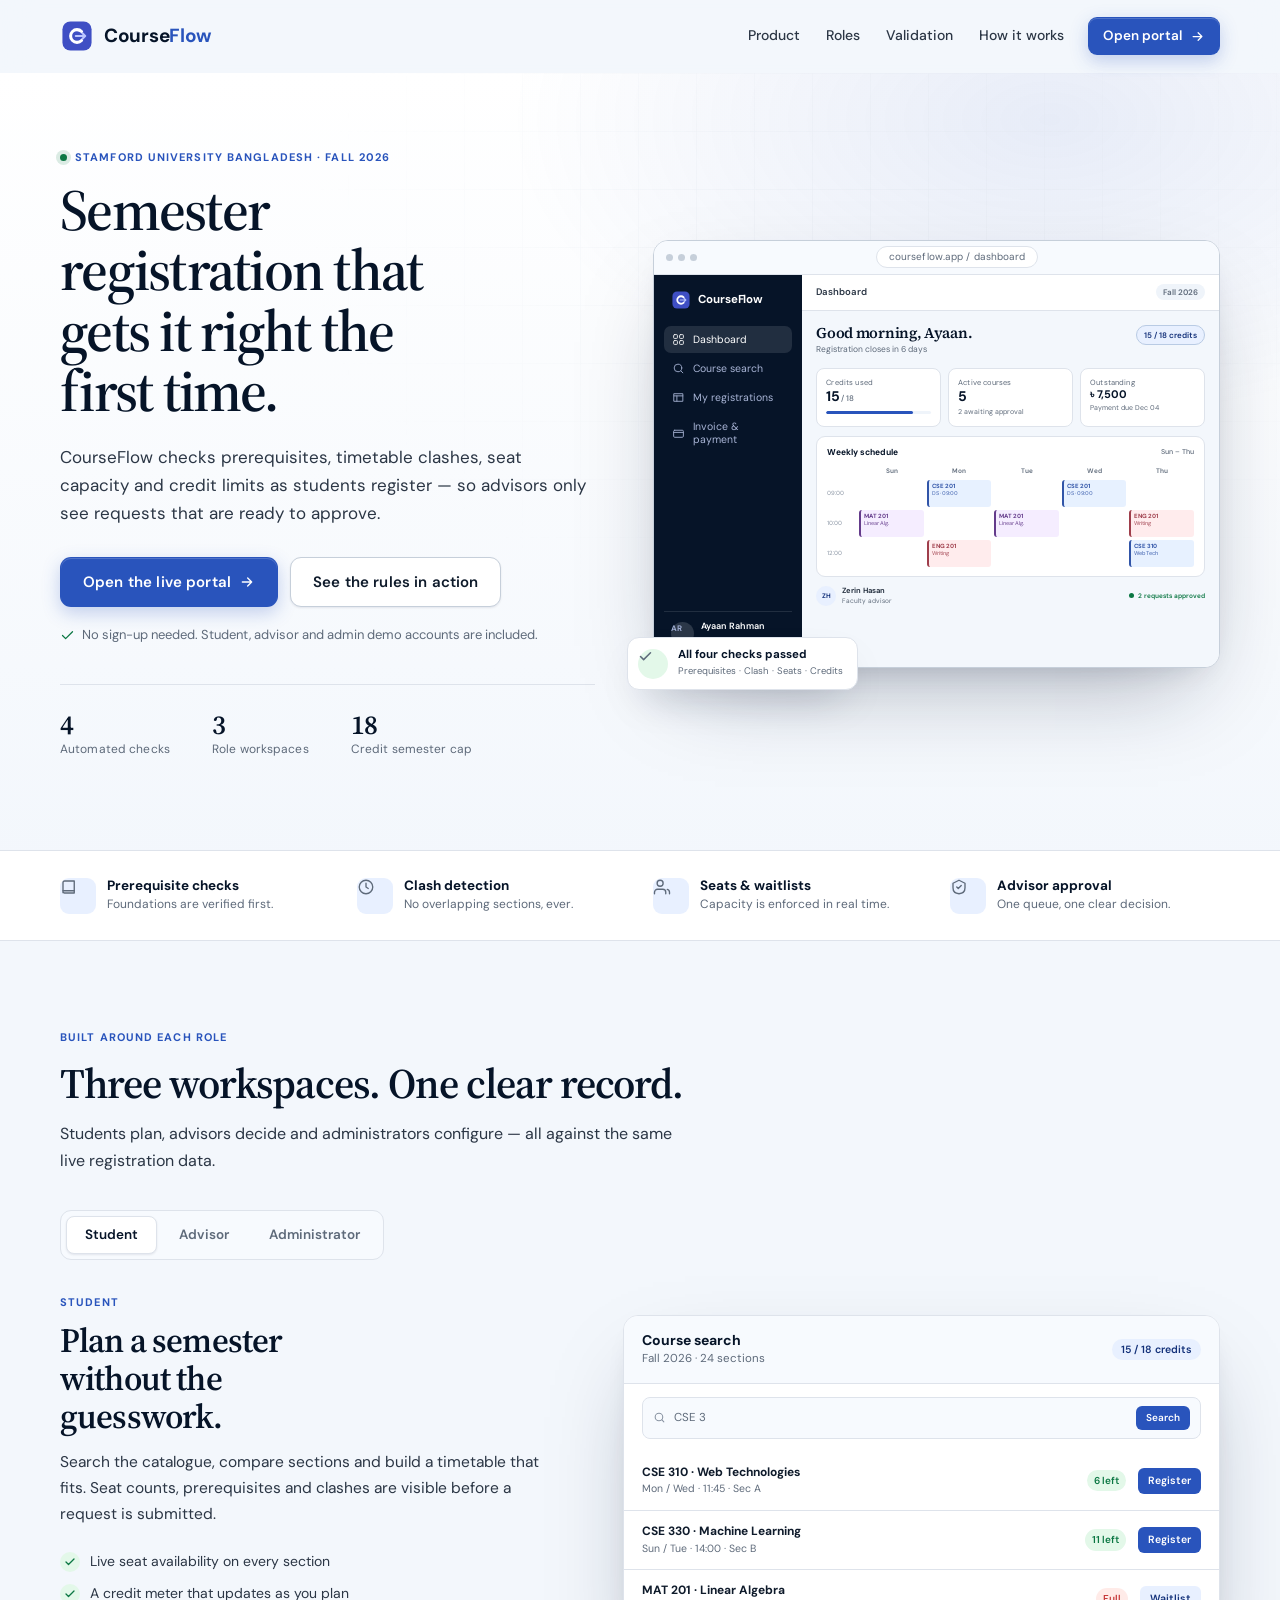
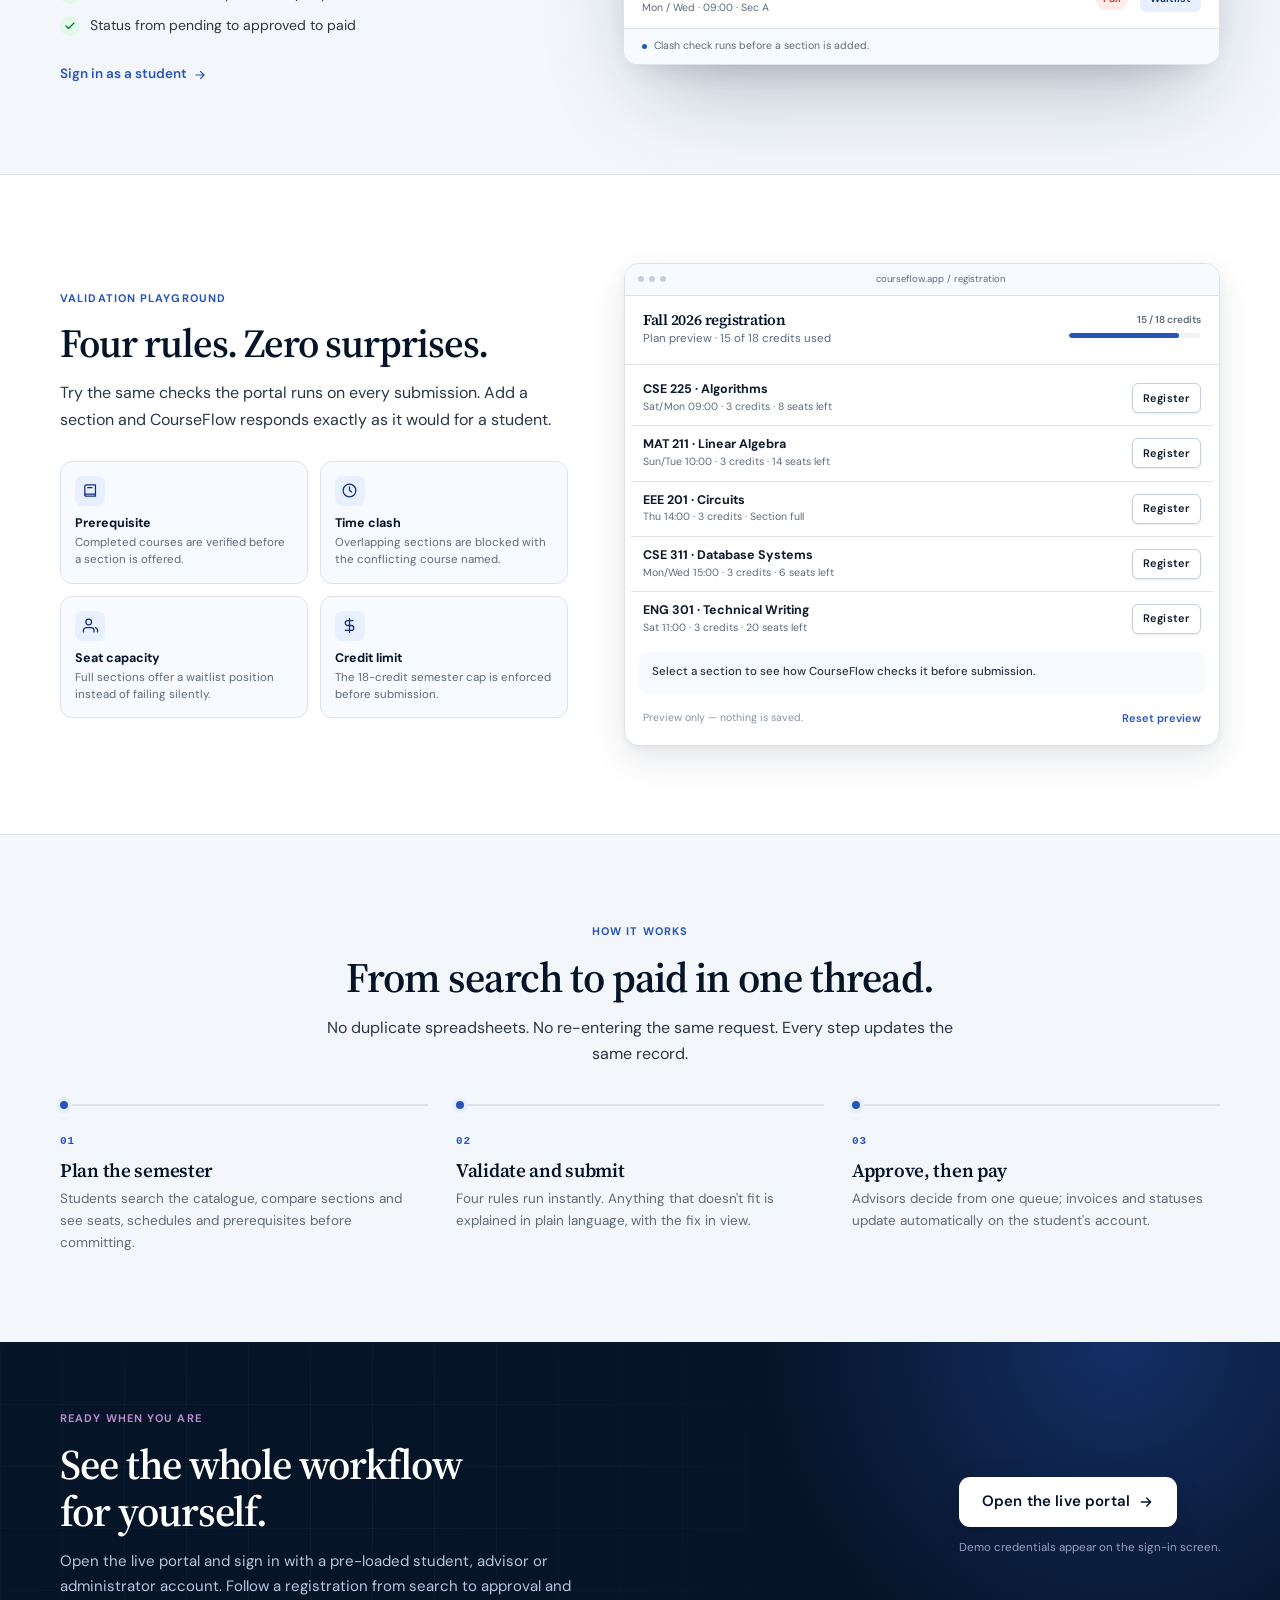
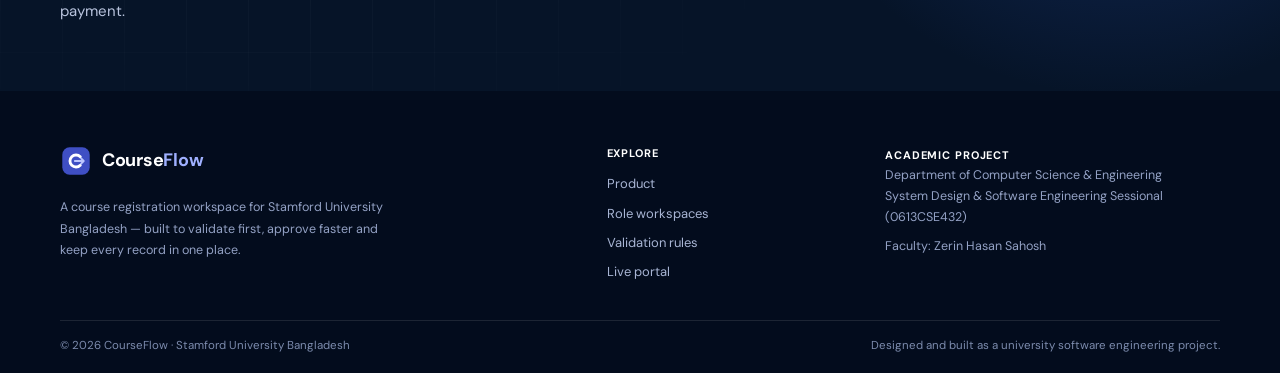
<file: index.html>
<!DOCTYPE html>
<html lang="en">
<head>
<meta charset="UTF-8">
<meta name="viewport" content="width=device-width, initial-scale=1">
<title>CourseFlow — Semester registration, simplified | Stamford University Bangladesh</title>
<meta name="description" content="CourseFlow is the course registration workspace for Stamford University Bangladesh. Prerequisites, timetable clashes, seat capacity and credit limits are validated before every submission.">
<meta name="theme-color" content="#3f4fc4">
<link rel="icon" href="assets/images/favicon.svg" type="image/svg+xml" sizes="any">
<link rel="preconnect" href="https://fonts.googleapis.com">
<link rel="preconnect" href="https://fonts.gstatic.com" crossorigin>
<link href="https://fonts.googleapis.com/css2?family=DM+Sans:opsz,wght@9..40,400;9..40,500;9..40,600;9..40,700&family=Source+Serif+4:opsz,wght@8..60,500;8..60,600&display=swap" rel="stylesheet">
<link rel="stylesheet" href="assets/css/landing.css">
</head>
<body>
<a class="skip-link" href="#main">Skip to content</a>

<header class="site-head" id="site-head">
  <div class="wrap head-inner">
    <a class="brand" href="#top" aria-label="CourseFlow home">
      <img src="assets/images/logo.svg" alt="" width="34" height="34">
      <span>Course<b>Flow</b></span>
    </a>

    <button class="nav-toggle" type="button" aria-expanded="false" aria-controls="site-nav" aria-label="Open navigation">
      <svg class="i-open" width="20" height="20" viewBox="0 0 24 24" fill="none" stroke="currentColor" stroke-width="1.8" stroke-linecap="round" aria-hidden="true"><path d="M4 7h16M4 12h16M4 17h16"/></svg>
      <svg class="i-close" width="20" height="20" viewBox="0 0 24 24" fill="none" stroke="currentColor" stroke-width="1.8" stroke-linecap="round" aria-hidden="true"><path d="m6 6 12 12M18 6 6 18"/></svg>
    </button>

    <nav id="site-nav" aria-label="Main">
      <a href="#product">Product</a>
      <a href="#roles">Roles</a>
      <a href="#validation">Validation</a>
      <a href="#how">How it works</a>
      <a class="btn btn-primary btn-sm nav-cta" href="portal.html">
        Open portal
        <svg width="15" height="15" viewBox="0 0 24 24" fill="none" stroke="currentColor" stroke-width="2" stroke-linecap="round" stroke-linejoin="round" aria-hidden="true"><path d="M5 12h14M13 6l6 6-6 6"/></svg>
      </a>
    </nav>
  </div>
</header>

<main id="main">
  <section class="hero" id="top">
    <div class="hero-bg" aria-hidden="true"></div>
    <div class="wrap hero-grid">
      <div class="hero-copy">
        <p class="eyebrow"><span class="live-dot"></span>Stamford University Bangladesh · Fall 2026</p>
        <h1>Semester registration that gets it right the first time.</h1>
        <p class="lead">CourseFlow checks prerequisites, timetable clashes, seat capacity and credit limits as students register — so advisors only see requests that are ready to approve.</p>
        <div class="actions">
          <a class="btn btn-primary btn-lg" href="portal.html">
            Open the live portal
            <svg width="16" height="16" viewBox="0 0 24 24" fill="none" stroke="currentColor" stroke-width="2" stroke-linecap="round" stroke-linejoin="round" aria-hidden="true"><path d="M5 12h14M13 6l6 6-6 6"/></svg>
          </a>
          <a class="btn btn-secondary btn-lg" href="#validation">See the rules in action</a>
        </div>
        <p class="hero-note">
          <svg width="15" height="15" viewBox="0 0 24 24" fill="none" stroke="currentColor" stroke-width="2" stroke-linecap="round" stroke-linejoin="round" aria-hidden="true"><path d="M20 6 9 17l-5-5"/></svg>
          No sign-up needed. Student, advisor and admin demo accounts are included.
        </p>
        <dl class="hero-stats">
          <div><dt>Automated checks</dt><dd>4</dd></div>
          <div><dt>Role workspaces</dt><dd>3</dd></div>
          <div><dt>Credit semester cap</dt><dd>18</dd></div>
        </dl>
      </div>

      <div class="hero-visual">
        <div class="app-frame" aria-hidden="true">
          <div class="app-bar">
            <span class="app-dots"><i></i><i></i><i></i></span>
            <span class="app-url">courseflow.app / dashboard</span>
          </div>
          <div class="app-ui">
            <aside class="mock-sidebar">
              <div class="mock-brand"><img src="assets/images/logo.svg" alt="" width="20" height="20"> CourseFlow</div>
              <div class="mock-nav">
                <span class="on"><svg width="13" height="13" viewBox="0 0 24 24" fill="none" stroke="currentColor" stroke-width="1.8" stroke-linecap="round" stroke-linejoin="round"><rect x="3" y="3" width="7" height="7" rx="1.5"/><rect x="14" y="3" width="7" height="7" rx="1.5"/><rect x="3" y="14" width="7" height="7" rx="1.5"/><rect x="14" y="14" width="7" height="7" rx="1.5"/></svg>Dashboard</span>
                <span><svg width="13" height="13" viewBox="0 0 24 24" fill="none" stroke="currentColor" stroke-width="1.8" stroke-linecap="round" stroke-linejoin="round"><circle cx="11" cy="11" r="7"/><path d="m20 20-3.5-3.5"/></svg>Course search</span>
                <span><svg width="13" height="13" viewBox="0 0 24 24" fill="none" stroke="currentColor" stroke-width="1.8" stroke-linecap="round" stroke-linejoin="round"><path d="M4 5h16v14H4z"/><path d="M4 9h16M9 9v10"/></svg>My registrations</span>
                <span><svg width="13" height="13" viewBox="0 0 24 24" fill="none" stroke="currentColor" stroke-width="1.8" stroke-linecap="round" stroke-linejoin="round"><rect x="3" y="6" width="18" height="13" rx="2"/><path d="M3 10h18"/></svg>Invoice &amp; payment</span>
              </div>
              <div class="mock-user"><span class="mock-avatar">AR</span><div><b>Ayaan Rahman</b><span>2024001</span></div></div>
            </aside>

            <div class="mock-main">
              <div class="mock-topbar"><span>Dashboard</span><span class="mock-term">Fall 2026</span></div>
              <div class="mock-body">
                <div class="mock-greet">
                  <div><h3>Good morning, Ayaan.</h3><p>Registration closes in 6 days</p></div>
                  <span class="mock-pill">15 / 18 credits</span>
                </div>
                <div class="mock-stats">
                  <div class="mock-stat"><span>Credits used</span><b>15<small> / 18</small></b><div class="mini-meter"><i style="width:83%"></i></div></div>
                  <div class="mock-stat"><span>Active courses</span><b>5</b><em>2 awaiting approval</em></div>
                  <div class="mock-stat"><span>Outstanding</span><b class="mock-money">৳ 7,500</b><em>Payment due Dec 04</em></div>
                </div>
                <div class="mock-card">
                  <div class="mock-card-head"><b>Weekly schedule</b><span>Sun – Thu</span></div>
                  <div class="mini-tt">
                    <span></span><span class="tt-day">Sun</span><span class="tt-day">Mon</span><span class="tt-day">Tue</span><span class="tt-day">Wed</span><span class="tt-day">Thu</span>
                    <span class="tt-time">09:00</span><span></span><span class="tt-cell has cse">CSE 201<em>DS · 09:00</em></span><span></span><span class="tt-cell has cse">CSE 201<em>DS · 09:00</em></span><span></span>
                    <span class="tt-time">10:00</span><span class="tt-cell has mat">MAT 201<em>Linear Alg.</em></span><span></span><span class="tt-cell has mat">MAT 201<em>Linear Alg.</em></span><span></span><span class="tt-cell has eng">ENG 201<em>Writing</em></span>
                    <span class="tt-time">12:00</span><span></span><span class="tt-cell has eng">ENG 201<em>Writing</em></span><span></span><span></span><span class="tt-cell has cse">CSE 310<em>Web Tech</em></span>
                  </div>
                </div>
                <div class="mock-foot">
                  <span class="mock-advisor"><i>ZH</i><div><b>Zerin Hasan</b><span>Faculty advisor</span></div></span>
                  <span class="mock-status"><i></i>2 requests approved</span>
                </div>
              </div>
            </div>
          </div>
        </div>
        <div class="float-badge" aria-hidden="true">
          <span class="fb-icon">
            <svg width="15" height="15" viewBox="0 0 24 24" fill="none" stroke="currentColor" stroke-width="2.4" stroke-linecap="round" stroke-linejoin="round"><path d="M20 6 9 17l-5-5"/></svg>
          </span>
          <div><b>All four checks passed</b><span>Prerequisites · Clash · Seats · Credits</span></div>
        </div>
      </div>
    </div>
  </section>

  <section class="capabilities" id="product" aria-label="Core capabilities">
    <div class="wrap cap-grid">
      <div class="cap">
        <span class="cap-icon"><svg width="18" height="18" viewBox="0 0 24 24" fill="none" stroke="currentColor" stroke-width="1.8" stroke-linecap="round" stroke-linejoin="round"><path d="M4 19.5V6a2 2 0 0 1 2-2h13v16H6a2 2 0 0 1-2-2Z"/><path d="M4 17h15"/></svg></span>
        <div><b>Prerequisite checks</b><span>Foundations are verified first.</span></div>
      </div>
      <div class="cap">
        <span class="cap-icon"><svg width="18" height="18" viewBox="0 0 24 24" fill="none" stroke="currentColor" stroke-width="1.8" stroke-linecap="round" stroke-linejoin="round"><circle cx="12" cy="12" r="9"/><path d="M12 7v5l3 2"/></svg></span>
        <div><b>Clash detection</b><span>No overlapping sections, ever.</span></div>
      </div>
      <div class="cap">
        <span class="cap-icon"><svg width="18" height="18" viewBox="0 0 24 24" fill="none" stroke="currentColor" stroke-width="1.8" stroke-linecap="round" stroke-linejoin="round"><path d="M17 21v-2a4 4 0 0 0-4-4H6a4 4 0 0 0-4 4v2"/><circle cx="9.5" cy="7" r="4"/><path d="M22 21v-2a4 4 0 0 0-3-3.87"/></svg></span>
        <div><b>Seats &amp; waitlists</b><span>Capacity is enforced in real time.</span></div>
      </div>
      <div class="cap">
        <span class="cap-icon"><svg width="18" height="18" viewBox="0 0 24 24" fill="none" stroke="currentColor" stroke-width="1.8" stroke-linecap="round" stroke-linejoin="round"><path d="M12 3 4 7v6c0 5 3.4 7.7 8 8 4.6-.3 8-3 8-8V7l-8-4Z"/><path d="m9 12 2 2 4-4"/></svg></span>
        <div><b>Advisor approval</b><span>One queue, one clear decision.</span></div>
      </div>
    </div>
  </section>

  <section class="block" id="roles">
    <div class="wrap">
      <div class="section-head">
        <p class="eyebrow">Built around each role</p>
        <h2>Three workspaces. One clear record.</h2>
        <p>Students plan, advisors decide and administrators configure — all against the same live registration data.</p>
      </div>

      <div class="role-tabs" role="tablist" aria-label="Choose a role preview">
        <button class="role-tab" type="button" role="tab" id="tab-student" aria-selected="true" aria-controls="panel-student" data-role-tab="student">Student</button>
        <button class="role-tab" type="button" role="tab" id="tab-advisor" aria-selected="false" aria-controls="panel-advisor" data-role-tab="advisor" tabindex="-1">Advisor</button>
        <button class="role-tab" type="button" role="tab" id="tab-admin" aria-selected="false" aria-controls="panel-admin" data-role-tab="admin" tabindex="-1">Administrator</button>
      </div>

      <div class="role-panel" id="panel-student" role="tabpanel" aria-labelledby="tab-student" data-role-panel="student">
        <div class="role-copy">
          <p class="eyebrow">Student</p>
          <h3>Plan a semester without the guesswork.</h3>
          <p>Search the catalogue, compare sections and build a timetable that fits. Seat counts, prerequisites and clashes are visible before a request is submitted.</p>
          <ul class="check-list">
            <li><span class="tick"><svg width="12" height="12" viewBox="0 0 24 24" fill="none" stroke="currentColor" stroke-width="2.6" stroke-linecap="round" stroke-linejoin="round"><path d="M20 6 9 17l-5-5"/></svg></span>Live seat availability on every section</li>
            <li><span class="tick"><svg width="12" height="12" viewBox="0 0 24 24" fill="none" stroke="currentColor" stroke-width="2.6" stroke-linecap="round" stroke-linejoin="round"><path d="M20 6 9 17l-5-5"/></svg></span>A credit meter that updates as you plan</li>
            <li><span class="tick"><svg width="12" height="12" viewBox="0 0 24 24" fill="none" stroke="currentColor" stroke-width="2.6" stroke-linecap="round" stroke-linejoin="round"><path d="M20 6 9 17l-5-5"/></svg></span>Status from pending to approved to paid</li>
          </ul>
          <a class="text-link" href="portal.html">Sign in as a student <svg width="14" height="14" viewBox="0 0 24 24" fill="none" stroke="currentColor" stroke-width="2" stroke-linecap="round" stroke-linejoin="round" aria-hidden="true"><path d="M5 12h14M13 6l6 6-6 6"/></svg></a>
        </div>

        <div class="role-ui" aria-hidden="true">
          <div class="ui-card">
            <div class="ui-head">
              <div><b>Course search</b><span>Fall 2026 · 24 sections</span></div>
              <span class="ui-pill soft">15 / 18 credits</span>
            </div>
            <div class="ui-search"><svg width="13" height="13" viewBox="0 0 24 24" fill="none" stroke="currentColor" stroke-width="2" stroke-linecap="round"><circle cx="11" cy="11" r="7"/><path d="m20 20-3.5-3.5"/></svg><span>CSE 3</span><i>Search</i></div>
            <div class="ui-row">
              <div class="ui-course"><b>CSE 310 · Web Technologies</b><span>Mon / Wed · 11:45 · Sec A</span></div>
              <span class="ui-seats">6 left</span>
              <span class="ui-btn">Register</span>
            </div>
            <div class="ui-row">
              <div class="ui-course"><b>CSE 330 · Machine Learning</b><span>Sun / Tue · 14:00 · Sec B</span></div>
              <span class="ui-seats">11 left</span>
              <span class="ui-btn">Register</span>
            </div>
            <div class="ui-row">
              <div class="ui-course"><b>MAT 201 · Linear Algebra</b><span>Mon / Wed · 09:00 · Sec A</span></div>
              <span class="ui-seats full">Full</span>
              <span class="ui-btn ghost">Waitlist</span>
            </div>
            <div class="ui-note"><span class="dot"></span>Clash check runs before a section is added.</div>
          </div>
        </div>
      </div>

      <div class="role-panel" id="panel-advisor" role="tabpanel" aria-labelledby="tab-advisor" data-role-panel="advisor" hidden>
        <div class="role-copy">
          <p class="eyebrow">Faculty advisor</p>
          <h3>Clear decisions, not inbox archaeology.</h3>
          <p>Every advisee request arrives in one queue with the context needed to approve or reject it — including a required reason when a course doesn't fit the plan.</p>
          <ul class="check-list">
            <li><span class="tick"><svg width="12" height="12" viewBox="0 0 24 24" fill="none" stroke="currentColor" stroke-width="2.6" stroke-linecap="round" stroke-linejoin="round"><path d="M20 6 9 17l-5-5"/></svg></span>Pending requests grouped by advisee</li>
            <li><span class="tick"><svg width="12" height="12" viewBox="0 0 24 24" fill="none" stroke="currentColor" stroke-width="2.6" stroke-linecap="round" stroke-linejoin="round"><path d="M20 6 9 17l-5-5"/></svg></span>One-click approval with a full audit trail</li>
            <li><span class="tick"><svg width="12" height="12" viewBox="0 0 24 24" fill="none" stroke="currentColor" stroke-width="2.6" stroke-linecap="round" stroke-linejoin="round"><path d="M20 6 9 17l-5-5"/></svg></span>Rejections require a written remark</li>
          </ul>
          <a class="text-link" href="portal.html">Sign in as an advisor <svg width="14" height="14" viewBox="0 0 24 24" fill="none" stroke="currentColor" stroke-width="2" stroke-linecap="round" stroke-linejoin="round" aria-hidden="true"><path d="M5 12h14M13 6l6 6-6 6"/></svg></a>
        </div>

        <div class="role-ui" aria-hidden="true">
          <div class="ui-card">
            <div class="ui-head">
              <div><b>Pending approvals</b><span>3 advisees waiting</span></div>
              <span class="ui-pill warm">2 urgent</span>
            </div>
            <div class="ui-row person">
              <span class="ui-avatar">SA</span>
              <div class="ui-course"><b>Sadia Ahmed · 2024014</b><span>CSE 310 · Web Technologies · 3 cr</span></div>
              <span class="ui-act ok">Approve</span>
            </div>
            <div class="ui-row person">
              <span class="ui-avatar">TR</span>
              <div class="ui-course"><b>Tanvir Rahman · 2024021</b><span>CSE 330 · Machine Learning · 3 cr</span></div>
              <span class="ui-act ok">Approve</span>
            </div>
            <div class="ui-row person">
              <span class="ui-avatar">NH</span>
              <div class="ui-course"><b>Nusrat Hossain · 2024033</b><span>EEE 201 · Circuits II · 4 cr</span></div>
              <span class="ui-act no">Review</span>
            </div>
            <div class="ui-note"><span class="dot"></span>Students are notified by email and SMS after a decision.</div>
          </div>
        </div>
      </div>

      <div class="role-panel" id="panel-admin" role="tabpanel" aria-labelledby="tab-admin" data-role-panel="admin" hidden>
        <div class="role-copy">
          <p class="eyebrow">Administrator</p>
          <h3>Run the catalogue with confidence.</h3>
          <p>Create courses and offerings, set capacity and registration windows, and manage accounts — without touching the database or waiting on a developer.</p>
          <ul class="check-list">
            <li><span class="tick"><svg width="12" height="12" viewBox="0 0 24 24" fill="none" stroke="currentColor" stroke-width="2.6" stroke-linecap="round" stroke-linejoin="round"><path d="M20 6 9 17l-5-5"/></svg></span>Course and section management</li>
            <li><span class="tick"><svg width="12" height="12" viewBox="0 0 24 24" fill="none" stroke="currentColor" stroke-width="2.6" stroke-linecap="round" stroke-linejoin="round"><path d="M20 6 9 17l-5-5"/></svg></span>Capacity changes promote waitlists automatically</li>
            <li><span class="tick"><svg width="12" height="12" viewBox="0 0 24 24" fill="none" stroke="currentColor" stroke-width="2.6" stroke-linecap="round" stroke-linejoin="round"><path d="M20 6 9 17l-5-5"/></svg></span>Role-based user administration</li>
          </ul>
          <a class="text-link" href="portal.html">Sign in as an administrator <svg width="14" height="14" viewBox="0 0 24 24" fill="none" stroke="currentColor" stroke-width="2" stroke-linecap="round" stroke-linejoin="round" aria-hidden="true"><path d="M5 12h14M13 6l6 6-6 6"/></svg></a>
        </div>

        <div class="role-ui" aria-hidden="true">
          <div class="ui-card">
            <div class="ui-head">
              <div><b>Courses &amp; offerings</b><span>Fall 2026 · 18 active sections</span></div>
              <span class="ui-pill soft">Registration open</span>
            </div>
            <div class="ui-table">
              <div class="ui-tr ui-th"><span>Course</span><span>Seats</span><span>Status</span></div>
              <div class="ui-tr"><span><b>CSE 201</b> Data Structures</span><span>42 / 45</span><span class="ui-state ok">Open</span></div>
              <div class="ui-tr"><span><b>CSE 310</b> Web Technologies</span><span>36 / 42</span><span class="ui-state ok">Open</span></div>
              <div class="ui-tr"><span><b>MAT 201</b> Linear Algebra</span><span>40 / 40</span><span class="ui-state full">Full</span></div>
              <div class="ui-tr"><span><b>BBA 201</b> Marketing Management</span><span>30 / 30</span><span class="ui-state full">Full</span></div>
            </div>
            <div class="ui-note"><span class="dot"></span>Increasing a full section's capacity admits the first waitlisted student.</div>
          </div>
        </div>
      </div>
    </div>
  </section>

  <section class="block alt" id="validation">
    <div class="wrap validation-grid">
      <div class="validation-copy">
        <p class="eyebrow">Validation playground</p>
        <h2>Four rules. Zero surprises.</h2>
        <p class="section-lead">Try the same checks the portal runs on every submission. Add a section and CourseFlow responds exactly as it would for a student.</p>
        <div class="rule-grid">
          <div class="rule">
            <span class="rule-icon"><svg width="17" height="17" viewBox="0 0 24 24" fill="none" stroke="currentColor" stroke-width="1.8" stroke-linecap="round" stroke-linejoin="round"><path d="M4 19.5V6a2 2 0 0 1 2-2h13v16H6a2 2 0 0 1-2-2Z"/><path d="M4 17h15M8 8h6"/></svg></span>
            <b>Prerequisite</b><span>Completed courses are verified before a section is offered.</span>
          </div>
          <div class="rule">
            <span class="rule-icon"><svg width="17" height="17" viewBox="0 0 24 24" fill="none" stroke="currentColor" stroke-width="1.8" stroke-linecap="round" stroke-linejoin="round"><circle cx="12" cy="12" r="9"/><path d="M12 7v5l3 2"/></svg></span>
            <b>Time clash</b><span>Overlapping sections are blocked with the conflicting course named.</span>
          </div>
          <div class="rule">
            <span class="rule-icon"><svg width="17" height="17" viewBox="0 0 24 24" fill="none" stroke="currentColor" stroke-width="1.8" stroke-linecap="round" stroke-linejoin="round"><path d="M17 21v-2a4 4 0 0 0-4-4H6a4 4 0 0 0-4 4v2"/><circle cx="9.5" cy="7" r="4"/><path d="M22 21v-2a4 4 0 0 0-3-3.87"/></svg></span>
            <b>Seat capacity</b><span>Full sections offer a waitlist position instead of failing silently.</span>
          </div>
          <div class="rule">
            <span class="rule-icon"><svg width="17" height="17" viewBox="0 0 24 24" fill="none" stroke="currentColor" stroke-width="1.8" stroke-linecap="round" stroke-linejoin="round"><path d="M12 2v20M17 5H9.5a3.5 3.5 0 0 0 0 7h5a3.5 3.5 0 0 1 0 7H6"/></svg></span>
            <b>Credit limit</b><span>The 18-credit semester cap is enforced before submission.</span>
          </div>
        </div>
      </div>

      <div class="demo-shell">
        <div class="demo-chrome" aria-hidden="true">
          <span class="app-dots"><i></i><i></i><i></i></span>
          <span>courseflow.app / registration</span>
        </div>
        <div class="demo-top">
          <div><h3>Fall 2026 registration</h3><p>Plan preview · 15 of 18 credits used</p></div>
          <div class="meter" id="credit-meter">
            <span id="credits">15 / 18 credits</span>
            <div class="meter-bar"><i id="bar"></i></div>
          </div>
        </div>
        <ul class="demo-list" id="offerings" aria-label="Available sections"></ul>
        <div class="demo-msg" id="msg" role="status" aria-live="polite">Select a section to see how CourseFlow checks it before submission.</div>
        <div class="demo-foot">
          <span>Preview only — nothing is saved.</span>
          <button class="linkbtn" id="reset" type="button">Reset preview</button>
        </div>
      </div>
    </div>
  </section>

  <section class="block" id="how">
    <div class="wrap">
      <div class="section-head center">
        <p class="eyebrow">How it works</p>
        <h2>From search to paid in one thread.</h2>
        <p>No duplicate spreadsheets. No re-entering the same request. Every step updates the same record.</p>
      </div>
      <ol class="flow">
        <li class="flow-step">
          <span class="flow-num">01</span>
          <h3>Plan the semester</h3>
          <p>Students search the catalogue, compare sections and see seats, schedules and prerequisites before committing.</p>
        </li>
        <li class="flow-step">
          <span class="flow-num">02</span>
          <h3>Validate and submit</h3>
          <p>Four rules run instantly. Anything that doesn't fit is explained in plain language, with the fix in view.</p>
        </li>
        <li class="flow-step">
          <span class="flow-num">03</span>
          <h3>Approve, then pay</h3>
          <p>Advisors decide from one queue; invoices and statuses update automatically on the student's account.</p>
        </li>
      </ol>
    </div>
  </section>

  <section class="cta-band">
    <div class="wrap cta-inner">
      <div>
        <p class="eyebrow">Ready when you are</p>
        <h2>See the whole workflow for yourself.</h2>
        <p>Open the live portal and sign in with a pre-loaded student, advisor or administrator account. Follow a registration from search to approval and payment.</p>
      </div>
      <div class="cta-actions">
        <a class="btn btn-light btn-lg" href="portal.html">
          Open the live portal
          <svg width="16" height="16" viewBox="0 0 24 24" fill="none" stroke="currentColor" stroke-width="2" stroke-linecap="round" stroke-linejoin="round" aria-hidden="true"><path d="M5 12h14M13 6l6 6-6 6"/></svg>
        </a>
        <span class="cta-note">Demo credentials appear on the sign-in screen.</span>
      </div>
    </div>
  </section>
</main>

<footer>
  <div class="wrap footer-grid">
    <div class="footer-brand">
      <a class="brand brand-light" href="#top" aria-label="CourseFlow home">
        <img src="assets/images/logo.svg" alt="" width="32" height="32">
        <span>Course<b>Flow</b></span>
      </a>
      <p>A course registration workspace for Stamford University Bangladesh — built to validate first, approve faster and keep every record in one place.</p>
    </div>
    <nav class="footer-links" aria-label="Footer">
      <b>Explore</b>
      <a href="#product">Product</a>
      <a href="#roles">Role workspaces</a>
      <a href="#validation">Validation rules</a>
      <a href="portal.html">Live portal</a>
    </nav>
    <div class="footer-meta">
      <b>Academic project</b>
      <p>Department of Computer Science &amp; Engineering<br>System Design &amp; Software Engineering Sessional (0613CSE432)</p>
      <p>Faculty: Zerin Hasan Sahosh</p>
    </div>
  </div>
  <div class="wrap footer-base">
    <span>© 2026 CourseFlow · Stamford University Bangladesh</span>
    <span>Designed and built as a university software engineering project.</span>
  </div>
</footer>

<script src="assets/js/landing.js"></script>
</body>
</html>
</file>
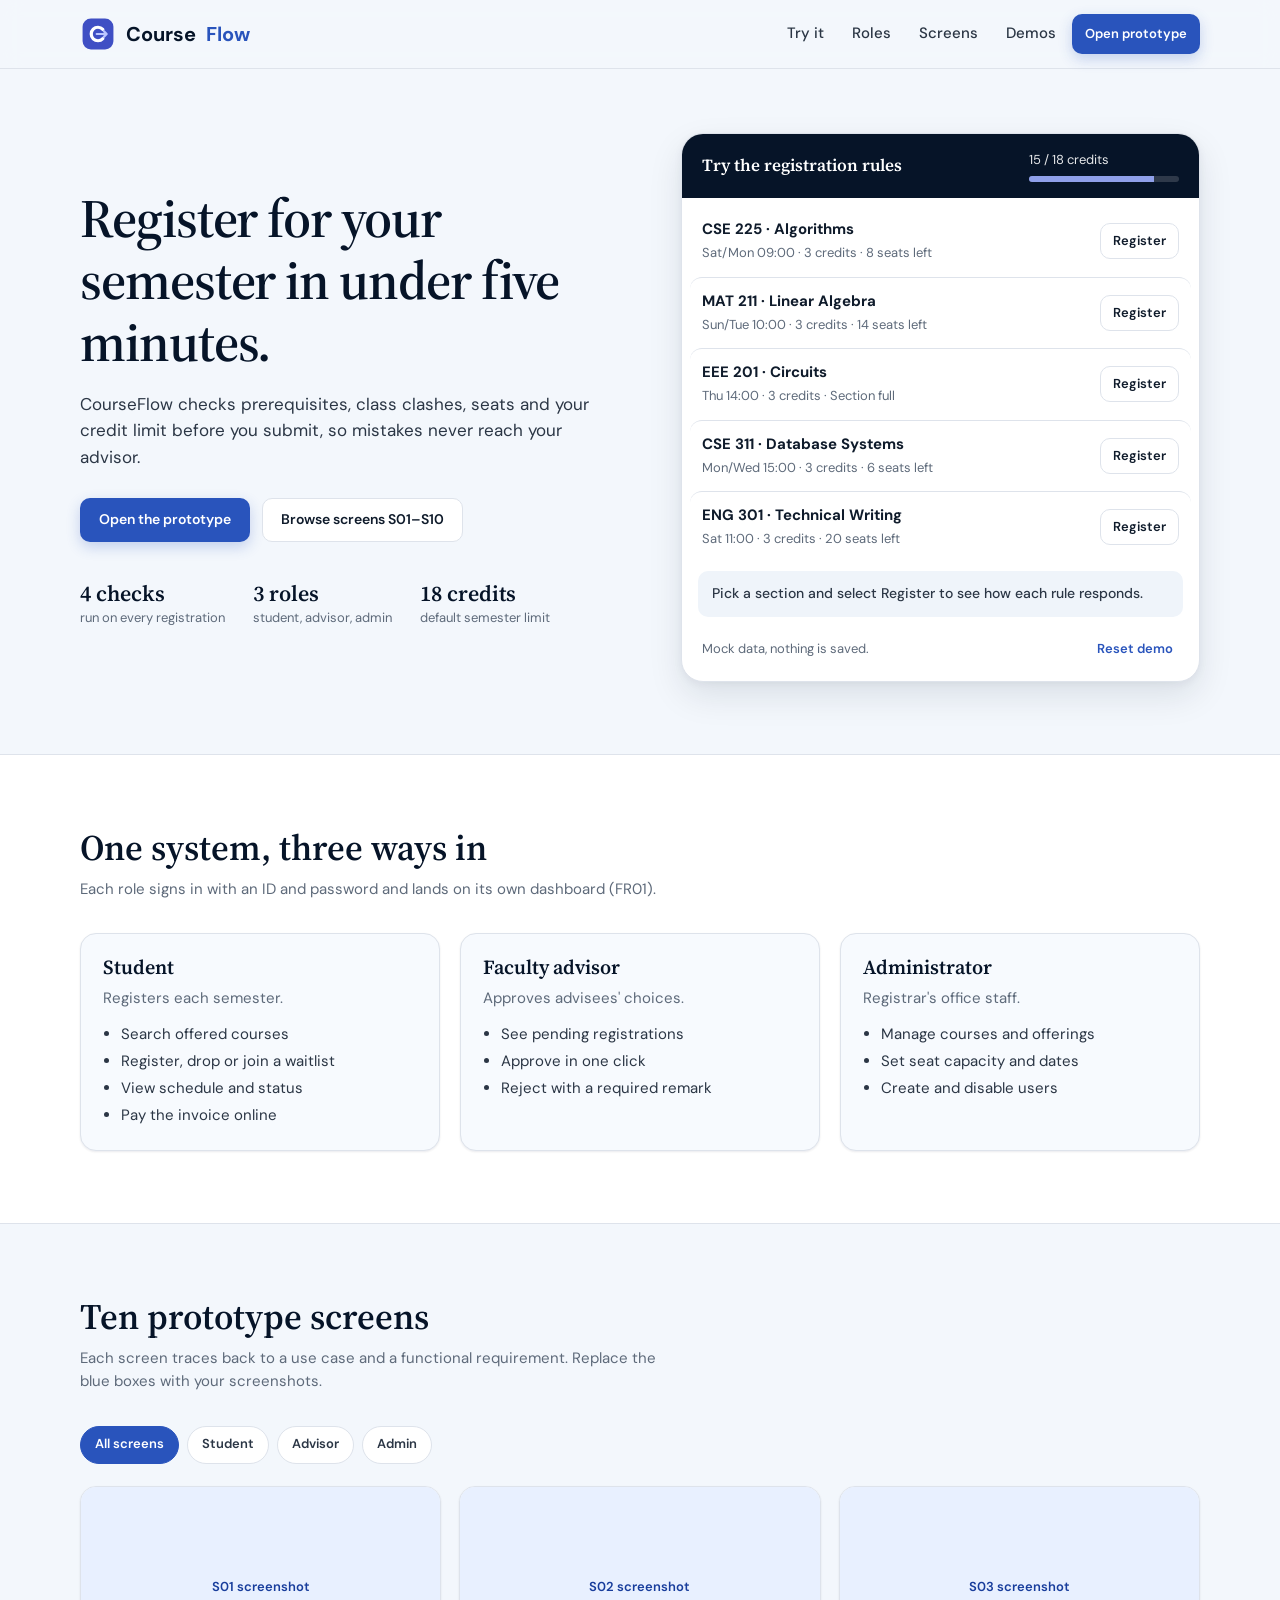
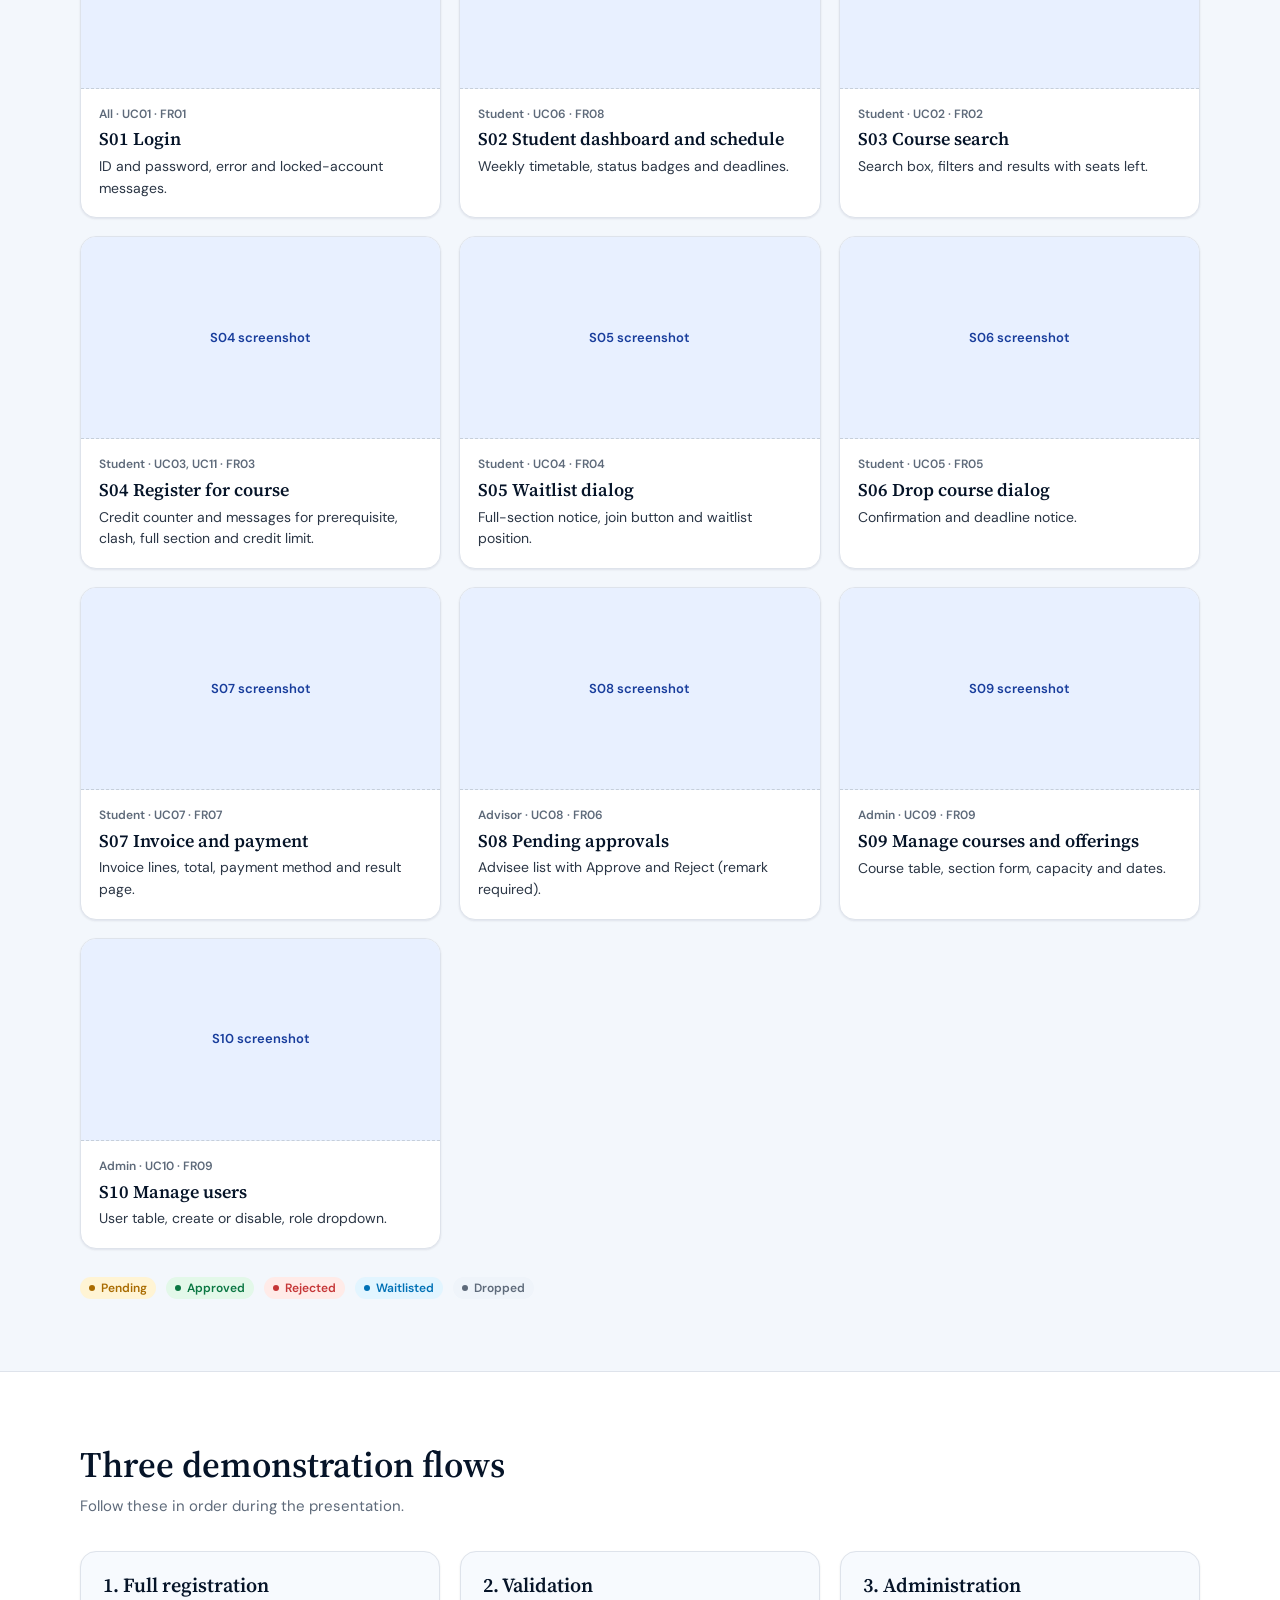
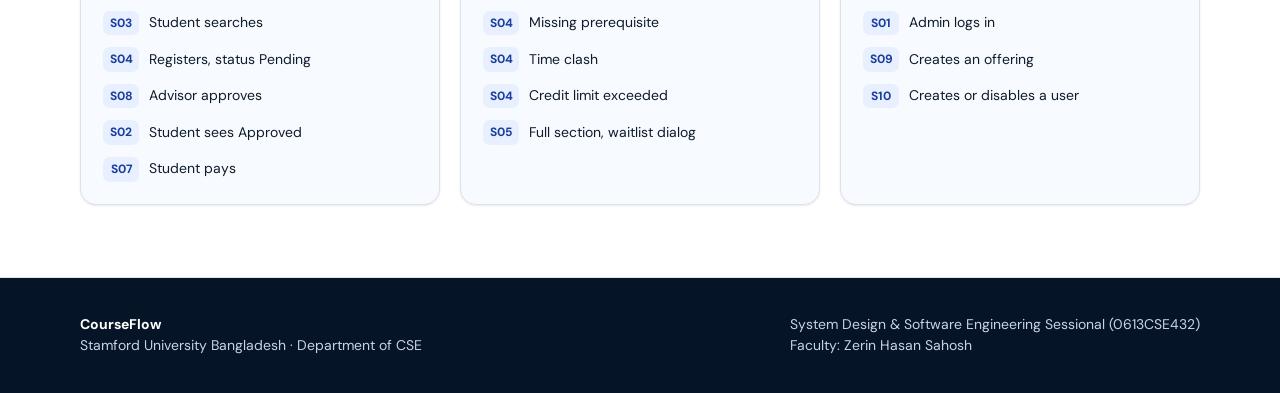
<file: docs/index.html>
<!DOCTYPE html>
<html lang="en">
<head>
<meta charset="UTF-8">
<meta name="viewport" content="width=device-width, initial-scale=1">
<title>CourseFlow — Online Course Registration</title>
<link rel="icon" href="logo.svg" type="image/svg+xml">
<link rel="preconnect" href="https://fonts.googleapis.com">
<link rel="preconnect" href="https://fonts.gstatic.com" crossorigin>
<link href="https://fonts.googleapis.com/css2?family=DM+Sans:opsz,wght@9..40,400;9..40,500;9..40,600;9..40,700&family=Source+Serif+4:opsz,wght@8..60,500;8..60,600&display=swap" rel="stylesheet">
<link rel="stylesheet" href="style.css">
</head>
<body>
<header class="site-head">
  <div class="wrap">
    <a class="brand" href="#top" aria-label="CourseFlow home">
      <svg viewBox="0 0 56 56" aria-hidden="true"><rect x="4" y="4" width="48" height="48" rx="13" fill="#3f4fc4"/><path d="M35.5 20.7A10.5 10.5 0 1 0 35.5 35.3" fill="none" stroke="#fff" stroke-width="5" stroke-linecap="round"/><path d="M26 28h15M37 23.5l4.5 4.5-4.5 4.5" fill="none" stroke="#bcc6ff" stroke-width="3.4" stroke-linecap="round" stroke-linejoin="round"/></svg>
      Course<b>Flow</b>
    </a>
    <nav aria-label="Main">
      <a href="#try">Try it</a>
      <a href="#roles">Roles</a>
      <a href="#screens">Screens</a>
      <a href="#demos">Demos</a>
      <a class="keep btn btn-primary btn-sm" href="courseflow-registration.html">Open prototype</a>
    </nav>
  </div>
</header>

<main id="top">
  <section class="hero" id="try">
    <div class="wrap">
      <div>
        <h1>Register for your semester in under five minutes.</h1>
        <p class="lead">CourseFlow checks prerequisites, class clashes, seats and your credit limit before you submit, so mistakes never reach your advisor.</p>
        <div class="actions">
          <a class="btn btn-primary" href="courseflow-registration.html">Open the prototype</a>
          <a class="btn btn-secondary" href="#screens">Browse screens S01–S10</a>
        </div>
        <div class="facts">
          <div><strong>4 checks</strong>run on every registration</div>
          <div><strong>3 roles</strong>student, advisor, admin</div>
          <div><strong>18 credits</strong>default semester limit</div>
        </div>
      </div>

      <div class="demo" aria-labelledby="demo-title">
        <div class="demo-top">
          <h2 id="demo-title">Try the registration rules</h2>
          <div class="meter"><span id="credits">15 / 18 credits</span><div class="meter-bar"><i id="bar"></i></div></div>
        </div>
        <ul class="list" id="offerings"></ul>
        <div class="msg" id="msg" role="status" aria-live="polite">Pick a section and select Register to see how each rule responds.</div>
        <div class="demo-foot">
          <span>Mock data, nothing is saved.</span>
          <button class="linkbtn" id="reset" type="button">Reset demo</button>
        </div>
      </div>
    </div>
  </section>

  <section class="block alt" id="roles">
    <div class="wrap">
      <div class="head"><h2>One system, three ways in</h2><p>Each role signs in with an ID and password and lands on its own dashboard (FR01).</p></div>
      <div class="cols3">
        <div class="panel"><h3>Student</h3><p class="muted">Registers each semester.</p><ul><li>Search offered courses</li><li>Register, drop or join a waitlist</li><li>View schedule and status</li><li>Pay the invoice online</li></ul></div>
        <div class="panel"><h3>Faculty advisor</h3><p class="muted">Approves advisees' choices.</p><ul><li>See pending registrations</li><li>Approve in one click</li><li>Reject with a required remark</li></ul></div>
        <div class="panel"><h3>Administrator</h3><p class="muted">Registrar's office staff.</p><ul><li>Manage courses and offerings</li><li>Set seat capacity and dates</li><li>Create and disable users</li></ul></div>
      </div>
    </div>
  </section>

  <section class="block" id="screens">
    <div class="wrap">
      <div class="head"><h2>Ten prototype screens</h2><p>Each screen traces back to a use case and a functional requirement. Replace the blue boxes with your screenshots.</p></div>
      <div class="tabs" id="tabs" role="group" aria-label="Filter screens by role"></div>
      <div class="screens" id="screens-grid"></div>
      <div class="legend" aria-label="Status badge colours">
        <span class="badge b-pending">Pending</span><span class="badge b-approved">Approved</span><span class="badge b-rejected">Rejected</span><span class="badge b-waitlisted">Waitlisted</span><span class="badge b-dropped">Dropped</span>
      </div>
    </div>
  </section>

  <section class="block alt" id="demos">
    <div class="wrap">
      <div class="head"><h2>Three demonstration flows</h2><p>Follow these in order during the presentation.</p></div>
      <div class="cols3">
        <div class="panel"><h3>1. Full registration</h3><ol class="steps"><li><span>S03</span>Student searches</li><li><span>S04</span>Registers, status Pending</li><li><span>S08</span>Advisor approves</li><li><span>S02</span>Student sees Approved</li><li><span>S07</span>Student pays</li></ol></div>
        <div class="panel"><h3>2. Validation</h3><ol class="steps"><li><span>S04</span>Missing prerequisite</li><li><span>S04</span>Time clash</li><li><span>S04</span>Credit limit exceeded</li><li><span>S05</span>Full section, waitlist dialog</li></ol></div>
        <div class="panel"><h3>3. Administration</h3><ol class="steps"><li><span>S01</span>Admin logs in</li><li><span>S09</span>Creates an offering</li><li><span>S10</span>Creates or disables a user</li></ol></div>
      </div>
    </div>
  </section>
</main>

<footer>
  <div class="wrap">
    <div><b>CourseFlow</b><br>Stamford University Bangladesh · Department of CSE</div>
    <div>System Design &amp; Software Engineering Sessional (0613CSE432)<br>Faculty: Zerin Hasan Sahosh</div>
  </div>
</footer>
<script src="script.js"></script>
</body>
</html>
</file>
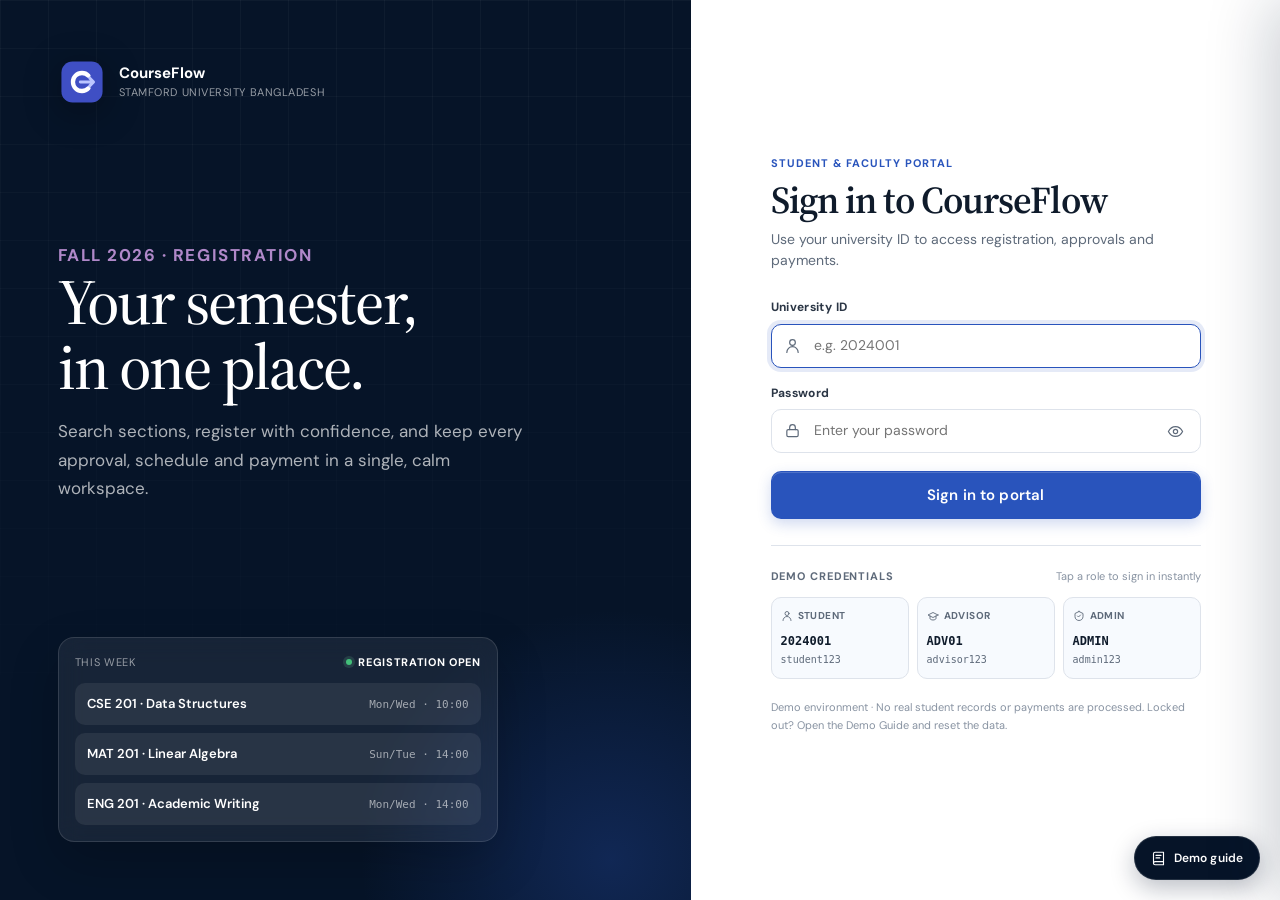
<file: portal.html>
<!DOCTYPE html>
<html lang="en">
<head>
<meta charset="UTF-8" />
<meta name="viewport" content="width=device-width, initial-scale=1.0" />
<title>CourseFlow — Registration Portal | Stamford University Bangladesh</title>
<meta name="description" content="CourseFlow registration portal for students, faculty advisors and administrators at Stamford University Bangladesh." />
<link rel="icon" href="assets/images/favicon.svg" type="image/svg+xml" sizes="any">
<link rel="preconnect" href="https://fonts.googleapis.com">
<link rel="preconnect" href="https://fonts.gstatic.com" crossorigin>
<link rel="preload" as="style" href="https://fonts.googleapis.com/css2?family=DM+Sans:opsz,wght@9..40,400;9..40,500;9..40,600;9..40,700&family=Source+Serif+4:opsz,wght@8..60,500;8..60,600&display=swap">
<link href="https://fonts.googleapis.com/css2?family=DM+Sans:opsz,wght@9..40,400;9..40,500;9..40,600;9..40,700&family=Source+Serif+4:opsz,wght@8..60,500;8..60,600&display=swap" rel="stylesheet" media="print" onload="this.media='all'">
<link rel="stylesheet" href="assets/css/base.css">
<link rel="stylesheet" href="assets/css/layout.css">
<link rel="stylesheet" href="assets/css/components.css">
<link rel="stylesheet" href="assets/css/responsive.css">
</head>
<body>
<div id="login-screen" class="login-screen">
  <section class="login-brand" aria-label="CourseFlow introduction">
    <a class="brand-lockup login-brand-link" href="index.html" aria-label="CourseFlow — back to the landing page" title="Back to CourseFlow home">
      <img class="login-logo-mark" src="assets/images/logo.svg" alt="">
      <span class="login-brand-text"><span class="brand-name">CourseFlow</span><span class="brand-sub">Stamford University Bangladesh</span></span>
    </a>
    <div class="login-hero">
      <p class="eyebrow">Fall 2026 · Registration</p>
      <h1>Your semester,<br>in one place.</h1>
      <p>Search sections, register with confidence, and keep every approval, schedule and payment in a single, calm workspace.</p>
    </div>
    <div class="preview-card" aria-hidden="true">
      <div class="preview-head"><span>This week</span><span class="live-dot">Registration open</span></div>
      <div class="preview-course"><b>CSE 201 · Data Structures</b><span>Mon/Wed · 10:00</span></div>
      <div class="preview-course"><b>MAT 201 · Linear Algebra</b><span>Sun/Tue · 14:00</span></div>
      <div class="preview-course"><b>ENG 201 · Academic Writing</b><span>Mon/Wed · 14:00</span></div>
    </div>
  </section>
  <section class="login-panel">
    <div class="login-form-wrap">
      <p class="eyebrow">Student &amp; faculty portal</p>
      <h2>Sign in to CourseFlow</h2>
      <p class="lede">Use your university ID to access registration, approvals and payments.</p>
      <div id="login-error" class="login-error" role="alert"></div>
      <form id="login-form" class="login-form" novalidate>
        <div class="field">
          <label for="login-id">University ID</label>
          <div class="input-wrap">
            <span class="in-icon" aria-hidden="true"><svg width="17" height="17" viewBox="0 0 24 24" fill="none" stroke="currentColor" stroke-width="1.7" stroke-linecap="round" stroke-linejoin="round"><path d="M20 21a8 8 0 0 0-16 0"/><circle cx="12" cy="7" r="4"/></svg></span>
            <input class="input" id="login-id" name="id" autocomplete="username" placeholder="e.g. 2024001" spellcheck="false" />
          </div>
        </div>
        <div class="field">
          <label for="login-password">Password</label>
          <div class="input-wrap">
            <span class="in-icon" aria-hidden="true"><svg width="17" height="17" viewBox="0 0 24 24" fill="none" stroke="currentColor" stroke-width="1.7" stroke-linecap="round" stroke-linejoin="round"><rect x="4" y="10" width="16" height="10" rx="2"/><path d="M8 10V7a4 4 0 0 1 8 0v3"/></svg></span>
            <input class="input" id="login-password" name="password" type="password" autocomplete="current-password" placeholder="Enter your password" />
            <button type="button" class="trail-btn" id="toggle-password" aria-label="Show password" data-action="toggle-password"><svg width="17" height="17" viewBox="0 0 24 24" fill="none" stroke="currentColor" stroke-width="1.7" stroke-linecap="round" stroke-linejoin="round"><path d="M2 12s3.5-7 10-7 10 7 10 7-3.5 7-10 7S2 12 2 12Z"/><circle cx="12" cy="12" r="3"/></svg></button>
          </div>
        </div>
        <button class="btn btn-primary btn-block login-submit" type="submit" id="login-submit">Sign in to portal</button>
      </form>
      <div class="demo-box">
        <div class="demo-title"><span>Demo credentials</span><span>Tap a role to sign in instantly</span></div>
        <div class="cred-grid">
          <button type="button" class="cred-card" data-action="fill-demo" data-id="2024001" data-pass="student123">
            <span class="cred-role"><svg width="12" height="12" viewBox="0 0 24 24" fill="none" stroke="currentColor" stroke-width="1.8" stroke-linecap="round" stroke-linejoin="round"><path d="M20 21a8 8 0 0 0-16 0"/><circle cx="12" cy="7" r="4"/></svg>Student</span>
            <span class="cred-id">2024001</span><span class="cred-pass">student123</span>
          </button>
          <button type="button" class="cred-card" data-action="fill-demo" data-id="ADV01" data-pass="advisor123">
            <span class="cred-role"><svg width="12" height="12" viewBox="0 0 24 24" fill="none" stroke="currentColor" stroke-width="1.8" stroke-linecap="round" stroke-linejoin="round"><path d="M22 10 12 5 2 10l10 5 10-5Z"/><path d="M6 12v5c0 1.5 2.7 3 6 3s6-1.5 6-3v-5"/></svg>Advisor</span>
            <span class="cred-id">ADV01</span><span class="cred-pass">advisor123</span>
          </button>
          <button type="button" class="cred-card" data-action="fill-demo" data-id="ADMIN" data-pass="admin123">
            <span class="cred-role"><svg width="12" height="12" viewBox="0 0 24 24" fill="none" stroke="currentColor" stroke-width="1.8" stroke-linecap="round" stroke-linejoin="round"><path d="M12 3 4 7v6c0 5 3.4 7.7 8 8 4.6-.3 8-3 8-8V7l-8-4Z"/><path d="m9 12 2 2 4-4"/></svg>Admin</span>
            <span class="cred-id">ADMIN</span><span class="cred-pass">admin123</span>
          </button>
        </div>
        <p class="login-foot">Demo environment · No real student records or payments are processed. Locked out? Open the Demo Guide and reset the data.</p>
      </div>
    </div>
  </section>
</div>

<div id="app-shell" class="app-shell hidden">
  <aside id="sidebar" class="sidebar" aria-label="Main navigation"></aside>
  <div id="sidebar-overlay" class="sidebar-overlay" data-action="close-sidebar"></div>
  <div class="app-main">
    <header id="topbar" class="topbar"></header>
    <main id="page-content" class="page-content"></main>
  </div>
</div>

<div id="modal-root"></div>
<div id="toast-root" class="toast-root" aria-live="polite" aria-atomic="false"></div>
<button type="button" id="guide-fab" class="guide-fab" data-action="open-guide" aria-label="Open demo guide">
  <svg width="15" height="15" viewBox="0 0 24 24" fill="none" stroke="currentColor" stroke-width="1.8" stroke-linecap="round" stroke-linejoin="round"><path d="M4 19.5A2.5 2.5 0 0 1 6.5 17H20"/><path d="M6.5 2H20v20H6.5A2.5 2.5 0 0 1 4 19.5v-15A2.5 2.5 0 0 1 6.5 2Z"/><path d="M8 7h8M8 11h6"/></svg>
  Demo guide
</button>
<div id="guide-overlay" class="guide-overlay" data-action="close-guide"></div>
<aside id="guide-panel" class="guide-panel" aria-label="Demo guide"></aside>
<script src="assets/js/config.js"></script>
<script src="assets/js/utils.js"></script>
<script src="assets/js/data.js"></script>
<script src="assets/js/ui.js"></script>
<script src="assets/js/auth.js"></script>
<script src="assets/js/shell.js"></script>
<script src="assets/js/views/student.js"></script>
<script src="assets/js/views/catalog.js"></script>
<script src="assets/js/views/enrollments.js"></script>
<script src="assets/js/views/payments.js"></script>
<script src="assets/js/views/advisor.js"></script>
<script src="assets/js/views/admin.js"></script>
<script src="assets/js/main.js"></script>
</body>
</html>
</file>
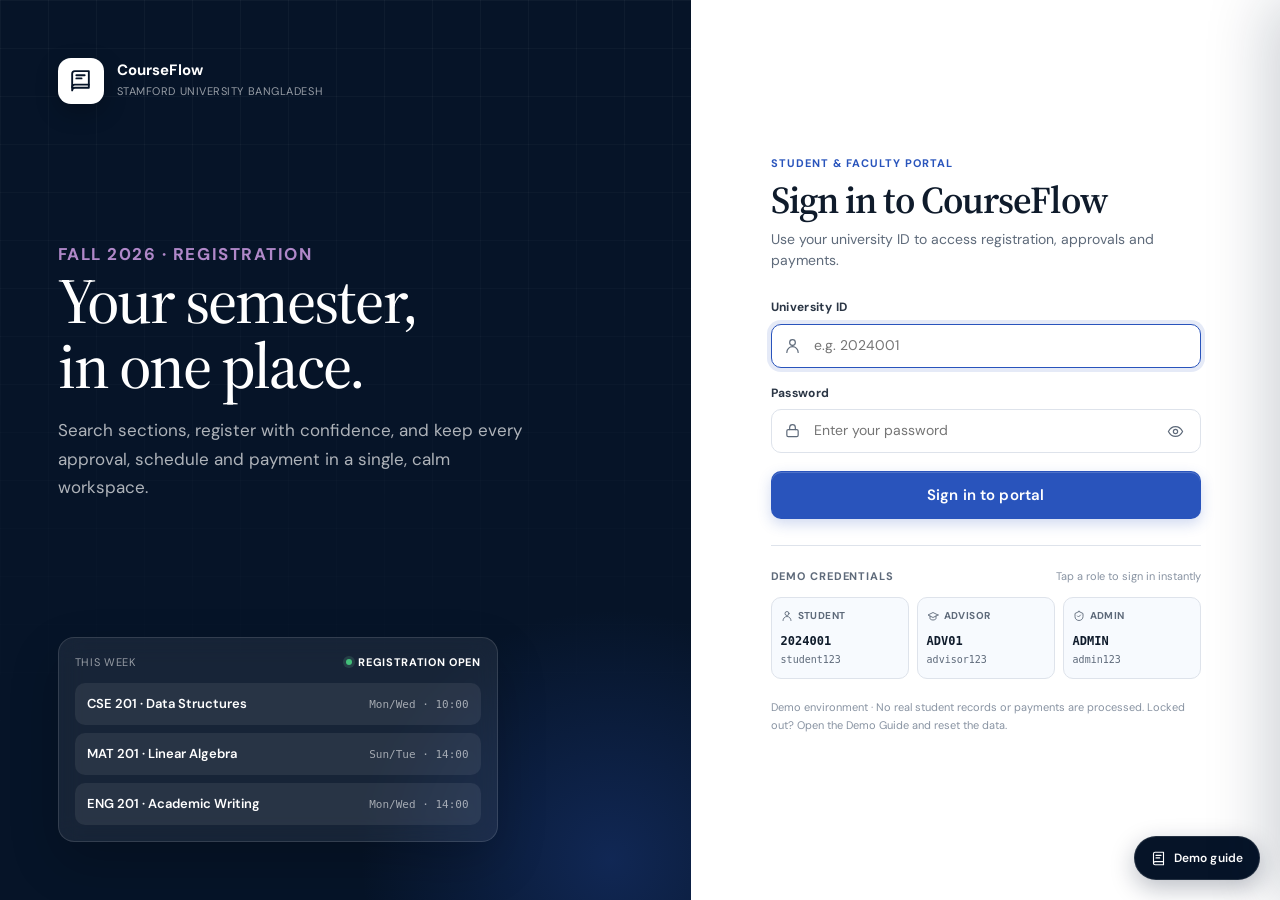
<file: docs/courseflow-registration.html>
<!DOCTYPE html>
<html lang="en">
<head>
<meta charset="UTF-8" />
<meta name="viewport" content="width=device-width, initial-scale=1.0" />
<title>CourseFlow — Stamford University Bangladesh</title>
<link rel="preconnect" href="https://fonts.googleapis.com">
<link rel="preconnect" href="https://fonts.gstatic.com" crossorigin>
<link rel="preload" as="style" href="https://fonts.googleapis.com/css2?family=DM+Sans:opsz,wght@9..40,400;9..40,500;9..40,600;9..40,700&family=Source+Serif+4:opsz,wght@8..60,500;8..60,600&display=swap">
<link href="https://fonts.googleapis.com/css2?family=DM+Sans:opsz,wght@9..40,400;9..40,500;9..40,600;9..40,700&family=Source+Serif+4:opsz,wght@8..60,500;8..60,600&display=swap" rel="stylesheet" media="print" onload="this.media='all'">
<style>
:root{
  --bg:oklch(.975 .008 255);--bg-2:oklch(.955 .012 255);--surface:#fff;--surface-2:oklch(.985 .006 255);--surface-3:oklch(.965 .01 255);
  --fg:oklch(.22 .035 255);--fg-2:oklch(.33 .03 255);--muted:oklch(.52 .03 255);--muted-2:oklch(.66 .025 255);
  --border:oklch(.915 .012 255);--border-strong:oklch(.85 .018 255);
  --accent:oklch(.48 .17 264);--accent-2:oklch(.4 .16 264);--accent-soft:oklch(.955 .025 264);--accent-ink:oklch(.34 .13 264);
  --navy:oklch(.19 .045 258);--navy-2:oklch(.24 .05 258);--navy-3:oklch(.3 .05 258);
  --success:oklch(.5 .12 155);--success-soft:oklch(.96 .03 155);--warn:oklch(.58 .14 75);--warn-soft:oklch(.97 .045 85);
  --danger:oklch(.55 .18 25);--danger-soft:oklch(.96 .03 25);--info:oklch(.53 .14 245);--info-soft:oklch(.96 .03 245);
  --dept-cse:oklch(.46 .15 264);--dept-cse-soft:oklch(.965 .022 264);
  --dept-eee:oklch(.53 .13 75);--dept-eee-soft:oklch(.975 .04 85);
  --dept-bba:oklch(.47 .1 185);--dept-bba-soft:oklch(.965 .03 185);
  --dept-eng:oklch(.49 .13 15);--dept-eng-soft:oklch(.965 .03 15);
  --dept-mat:oklch(.47 .12 305);--dept-mat-soft:oklch(.965 .03 305);
  --shadow-sm:0 1px 2px rgba(13,27,52,.05),0 1px 3px rgba(13,27,52,.04);
  --shadow-md:0 14px 34px rgba(13,27,52,.1),0 2px 8px rgba(13,27,52,.05);
  --shadow-lg:0 30px 70px rgba(13,27,52,.2);
  --radius-sm:10px;--radius:16px;--radius-lg:22px;
  --font-display:"Source Serif 4",Georgia,serif;--font-body:"DM Sans","Segoe UI",sans-serif;--mono:ui-monospace,SFMono-Regular,Menlo,Consolas,monospace;
}
*{box-sizing:border-box}
html{scroll-behavior:smooth}
body{margin:0;background:var(--bg);color:var(--fg);font-family:var(--font-body);font-size:15px;line-height:1.55;-webkit-font-smoothing:antialiased}
body.modal-open,body.guide-open{overflow:hidden}
button,input,select,textarea{font:inherit;color:inherit}
button{cursor:pointer}
a{color:var(--accent);text-decoration:none}
img,svg{display:block}
.hidden{display:none!important}
.mono{font-family:var(--mono)}
.serif{font-family:var(--font-display)}
.eyebrow{font-size:11px;font-weight:700;letter-spacing:.09em;text-transform:uppercase;color:var(--accent);margin:0 0 8px}
.muted{color:var(--muted)}
.small{font-size:13px}
.tiny{font-size:12px}
.center{text-align:center}
.sr-only{position:absolute;width:1px;height:1px;padding:0;margin:-1px;overflow:hidden;clip:rect(0,0,0,0);white-space:nowrap;border:0}
::selection{background:var(--accent-soft);color:var(--accent-ink)}
:focus-visible{outline:3px solid color-mix(in oklch,var(--accent) 35%,transparent);outline-offset:2px}
::-webkit-scrollbar{width:10px;height:10px}
::-webkit-scrollbar-thumb{background:var(--border-strong);border-radius:999px;border:3px solid var(--bg)}
::-webkit-scrollbar-track{background:transparent}

/* ---------- buttons / inputs ---------- */
.btn{display:inline-flex;align-items:center;justify-content:center;gap:8px;min-height:44px;padding:0 16px;border-radius:10px;border:1px solid transparent;background:transparent;font-weight:600;font-size:14px;letter-spacing:.01em;transition:transform .16s ease,background .16s ease,border-color .16s ease,box-shadow .16s ease,color .16s ease;white-space:nowrap}
.btn:hover{transform:translateY(-1px)}
.btn:active{transform:translateY(0)}
.btn:disabled{opacity:.55;cursor:not-allowed;transform:none;box-shadow:none}
.btn svg{flex:0 0 auto}
.btn-primary{background:var(--accent);color:#fff;box-shadow:0 1px 0 rgba(255,255,255,.18) inset,0 5px 14px color-mix(in oklch,var(--accent) 22%,transparent)}
.btn-primary:hover{background:var(--accent-2);box-shadow:0 1px 0 rgba(255,255,255,.16) inset,0 8px 20px color-mix(in oklch,var(--accent) 28%,transparent)}
.btn-secondary{background:var(--surface);border-color:var(--border);color:var(--fg);box-shadow:var(--shadow-sm)}
.btn-secondary:hover{background:var(--surface-2);border-color:var(--border-strong)}
.btn-ghost{color:var(--fg-2)}
.btn-ghost:hover{background:var(--surface-3);color:var(--fg)}
.btn-danger{background:var(--danger);color:#fff;box-shadow:0 1px 0 rgba(255,255,255,.16) inset,0 5px 14px color-mix(in oklch,var(--danger) 22%,transparent)}
.btn-danger:hover{background:color-mix(in oklch,var(--danger) 88%,black)}
.btn-success{background:var(--success);color:#fff;box-shadow:0 1px 0 rgba(255,255,255,.16) inset,0 5px 14px color-mix(in oklch,var(--success) 22%,transparent)}
.btn-success:hover{background:color-mix(in oklch,var(--success) 88%,black)}
.btn-sm{min-height:36px;padding:0 12px;font-size:13px;border-radius:9px}
.btn-block{width:100%}
.icon-btn{display:inline-flex;align-items:center;justify-content:center;width:44px;height:44px;border-radius:10px;border:1px solid transparent;background:transparent;color:var(--muted);transition:.16s ease}
.icon-btn:hover{background:var(--surface-3);color:var(--fg)}
.field{display:grid;gap:7px}
.field label,.field-label{font-size:12px;font-weight:700;letter-spacing:.03em;color:var(--fg-2)}
.input,.select,.textarea{width:100%;min-height:44px;border:1px solid var(--border);border-radius:10px;background:var(--surface);padding:10px 12px;transition:border-color .16s ease,box-shadow .16s ease;font-size:14px}
.input:hover,.select:hover,.textarea:hover{border-color:var(--border-strong)}
.input:focus,.select:focus,.textarea:focus{outline:none;border-color:var(--accent);box-shadow:0 0 0 4px color-mix(in oklch,var(--accent) 12%,transparent)}
.textarea{min-height:96px;resize:vertical}
.input-wrap{position:relative}
.input-wrap .input{padding-left:42px}
.input-wrap>.in-icon{position:absolute;left:13px;top:50%;transform:translateY(-50%);color:var(--muted);pointer-events:none}
.input-wrap .trail-btn{position:absolute;right:4px;top:50%;transform:translateY(-50%);width:36px;height:36px;border:0;background:transparent;color:var(--muted);border-radius:8px}
.input-wrap .trail-btn:hover{background:var(--surface-3)}
.select{appearance:none;background-image:linear-gradient(45deg,transparent 50%,var(--muted) 50%),linear-gradient(135deg,var(--muted) 50%,transparent 50%);background-position:calc(100% - 18px) 19px,calc(100% - 13px) 19px;background-size:5px 5px,5px 5px;background-repeat:no-repeat;padding-right:36px}
.form-grid{display:grid;grid-template-columns:1fr 1fr;gap:16px}
.form-grid .span-2{grid-column:1/-1}
.form-error{display:none;align-items:flex-start;gap:9px;background:var(--danger-soft);color:var(--danger);border:1px solid color-mix(in oklch,var(--danger) 20%,transparent);padding:11px 13px;border-radius:10px;font-size:13px;font-weight:500;margin-bottom:14px}
.form-error.show{display:flex}
.help{font-size:12px;color:var(--muted)}
.switch{position:relative;display:inline-flex;align-items:center;gap:9px;cursor:pointer;font-size:13px;font-weight:600;color:var(--fg-2)}
.switch input{position:absolute;opacity:0;width:1px;height:1px}
.switch .track{width:38px;height:22px;border-radius:999px;background:var(--border-strong);transition:.18s;position:relative}
.switch .track:after{content:"";position:absolute;width:16px;height:16px;border-radius:50%;background:#fff;top:3px;left:3px;transition:.18s;box-shadow:0 1px 2px rgba(0,0,0,.2)}
.switch input:checked+.track{background:var(--accent)}
.switch input:checked+.track:after{left:19px}

/* ---------- badges / tags ---------- */
.badge{display:inline-flex;align-items:center;gap:6px;padding:5px 9px;border-radius:999px;font-size:12px;font-weight:600;line-height:1;white-space:nowrap;border:1px solid transparent}
.badge .dot{width:6px;height:6px;border-radius:50%;background:currentColor;flex:0 0 auto}
.badge-pending{background:var(--warn-soft);color:var(--warn);border-color:color-mix(in oklch,var(--warn) 16%,transparent)}
.badge-approved{background:var(--success-soft);color:var(--success);border-color:color-mix(in oklch,var(--success) 16%,transparent)}
.badge-rejected{background:var(--danger-soft);color:var(--danger);border-color:color-mix(in oklch,var(--danger) 16%,transparent)}
.badge-waitlisted{background:var(--info-soft);color:var(--info);border-color:color-mix(in oklch,var(--info) 16%,transparent)}
.badge-dropped{background:var(--surface-3);color:var(--muted);border-color:var(--border)}
.badge-paid{background:var(--success-soft);color:var(--success)}
.badge-unpaid{background:var(--warn-soft);color:var(--warn)}
.badge-neutral{background:var(--surface-3);color:var(--muted);border-color:var(--border)}
.tag{display:inline-flex;align-items:center;gap:5px;font-size:11px;font-weight:700;letter-spacing:.03em;text-transform:uppercase;padding:3px 7px;border-radius:6px;background:var(--surface-3);color:var(--muted)}
.tag.dept-cse{background:var(--dept-cse-soft);color:var(--dept-cse)}
.tag.dept-eee{background:var(--dept-eee-soft);color:var(--dept-eee)}
.tag.dept-bba{background:var(--dept-bba-soft);color:var(--dept-bba)}
.tag.dept-eng{background:var(--dept-eng-soft);color:var(--dept-eng)}
.tag.dept-mat{background:var(--dept-mat-soft);color:var(--dept-mat)}
.course-code{font-family:var(--mono);font-size:12px;font-weight:600;letter-spacing:.02em;color:var(--accent-ink);background:var(--accent-soft);padding:3px 7px;border-radius:6px}
.avatar{width:40px;height:40px;border-radius:50%;display:inline-flex;align-items:center;justify-content:center;font-weight:700;font-size:13px;letter-spacing:.02em;background:var(--accent-soft);color:var(--accent-ink);flex:0 0 auto;border:1px solid color-mix(in oklch,var(--accent) 12%,transparent)}
.avatar.sm{width:34px;height:34px;font-size:12px}
.avatar.lg{width:48px;height:48px;font-size:15px}
.avatar.navy{background:var(--navy);color:#fff;border-color:transparent}

/* ---------- cards / layout ---------- */
.card{background:var(--surface);border:1px solid var(--border);border-radius:var(--radius);box-shadow:var(--shadow-sm)}
.card-pad{padding:22px}
.card-head{display:flex;align-items:flex-start;justify-content:space-between;gap:16px;padding:20px 22px;border-bottom:1px solid var(--border)}
.card-head h2,.card-head h3{margin:0;font-size:17px;line-height:1.3;letter-spacing:-.01em}
.card-head p{margin:4px 0 0;color:var(--muted);font-size:13px}
.card-body{padding:22px}
.card-footer{padding:16px 22px;border-top:1px solid var(--border);display:flex;align-items:center;justify-content:space-between;gap:12px}
.stack{display:grid;gap:18px}
.stack-sm{display:grid;gap:10px}
.row{display:flex;align-items:center;gap:12px}
.row-between{display:flex;align-items:center;justify-content:space-between;gap:12px}
.wrap{flex-wrap:wrap}
.grow{flex:1;min-width:0}
.divider{height:1px;background:var(--border);margin:16px 0}
.progress{height:7px;border-radius:999px;background:var(--surface-3);overflow:hidden}
.progress>span{display:block;height:100%;border-radius:inherit;background:var(--accent);transition:width .5s ease}
.progress.success>span{background:var(--success)}
.progress.warn>span{background:var(--warn)}
.progress.danger>span{background:var(--danger)}
.progress.info>span{background:var(--info)}
.empty-state{display:flex;flex-direction:column;align-items:center;justify-content:center;text-align:center;padding:48px 24px;color:var(--muted)}
.empty-state .empty-icon{width:52px;height:52px;border-radius:14px;display:grid;place-items:center;background:var(--surface-3);color:var(--muted);margin-bottom:14px}
.empty-state h3{margin:0 0 5px;font-size:16px;color:var(--fg)}
.empty-state p{margin:0;max-width:360px;font-size:13px;line-height:1.6}
.empty-state .btn{margin-top:16px}

/* ---------- login ---------- */
.login-screen{min-height:100vh;display:grid;grid-template-columns:minmax(0,1.08fr) minmax(440px,.92fr);background:var(--surface)}
.login-brand{background:var(--navy);color:#fff;padding:clamp(28px,4.5vw,64px);display:flex;flex-direction:column;justify-content:space-between;gap:36px;position:relative;overflow:hidden}
.login-brand:before{content:"";position:absolute;inset:0;background-image:linear-gradient(rgba(255,255,255,.035) 1px,transparent 1px),linear-gradient(90deg,rgba(255,255,255,.035) 1px,transparent 1px);background-size:48px 48px;mask-image:linear-gradient(to bottom,black,transparent 90%)}
.login-brand:after{content:"";position:absolute;width:520px;height:520px;border-radius:50%;right:-180px;bottom:-220px;background:radial-gradient(circle,color-mix(in oklch,var(--accent) 30%,transparent),transparent 68%);pointer-events:none}
.brand-lockup{display:flex;align-items:center;gap:13px;position:relative;z-index:1}
.brand-mark{width:46px;height:46px;border-radius:13px;background:#fff;color:var(--navy);display:grid;place-items:center;box-shadow:0 8px 22px rgba(0,0,0,.25)}
.brand-mark svg{width:25px;height:25px}
.brand-name{font-weight:700;font-size:15px;letter-spacing:.01em;line-height:1.25}
.brand-sub{font-size:11px;color:rgba(255,255,255,.58);letter-spacing:.05em;text-transform:uppercase;margin-top:3px}
.login-hero{position:relative;z-index:1;max-width:620px}
.login-hero h1{font-family:var(--font-display);font-size:clamp(40px,5vw,66px);line-height:1.02;letter-spacing:-.03em;font-weight:500;margin:0 0 18px}
.login-hero p{color:rgba(255,255,255,.68);font-size:clamp(15px,1.4vw,17px);line-height:1.65;max-width:480px;margin:0}
.login-hero .eyebrow{color:color-mix(in oklch,var(--accent) 60%,white)}
.preview-card{position:relative;z-index:1;background:rgba(255,255,255,.07);border:1px solid rgba(255,255,255,.12);border-radius:16px;padding:16px;max-width:440px;backdrop-filter:blur(12px);box-shadow:0 20px 50px rgba(0,0,0,.2)}
.preview-head{display:flex;align-items:center;justify-content:space-between;gap:10px;font-size:11px;letter-spacing:.06em;text-transform:uppercase;color:rgba(255,255,255,.55);margin-bottom:12px}
.live-dot{display:inline-flex;align-items:center;gap:6px;color:#fff;font-weight:700}
.live-dot:before{content:"";width:6px;height:6px;border-radius:50%;background:oklch(.72 .15 155);box-shadow:0 0 0 3px rgba(120,220,170,.15)}
.preview-course{display:flex;align-items:center;justify-content:space-between;gap:12px;padding:11px 12px;border-radius:10px;background:rgba(255,255,255,.07);margin-top:8px}
.preview-course b{font-size:13px;font-weight:600}
.preview-course span{font-size:11px;color:rgba(255,255,255,.58);font-family:var(--mono)}
.preview-course .mini-tag{font-size:10px;text-transform:uppercase;letter-spacing:.05em;padding:3px 6px;border-radius:5px;background:rgba(255,255,255,.12);color:#fff;font-family:var(--font-body)}
.login-panel{display:flex;align-items:center;justify-content:center;padding:clamp(24px,4vw,56px);background:var(--surface)}
.login-form-wrap{width:100%;max-width:430px}
.login-form-wrap h2{font-family:var(--font-display);font-size:clamp(30px,3vw,38px);letter-spacing:-.025em;line-height:1.08;margin:0 0 8px;font-weight:600}
.login-form-wrap .lede{color:var(--muted);font-size:14px;margin:0 0 26px}
.login-form{display:grid;gap:16px}
.login-submit{height:48px;font-size:15px;margin-top:2px}
.login-error{display:none;align-items:flex-start;gap:9px;background:var(--danger-soft);color:var(--danger);border:1px solid color-mix(in oklch,var(--danger) 20%,transparent);padding:11px 13px;border-radius:10px;font-size:13px;font-weight:500;line-height:1.5}
.login-error.show{display:flex}
.login-error.info{background:var(--info-soft);color:var(--info);border-color:color-mix(in oklch,var(--info) 20%,transparent)}
.demo-box{margin-top:26px;padding-top:22px;border-top:1px solid var(--border)}
.demo-title{display:flex;align-items:center;justify-content:space-between;gap:10px;margin-bottom:12px}
.demo-title span:first-child{font-size:11px;font-weight:700;letter-spacing:.08em;text-transform:uppercase;color:var(--muted)}
.demo-title span:last-child{font-size:11px;color:var(--muted-2)}
.cred-grid{display:grid;grid-template-columns:repeat(3,1fr);gap:8px}
.cred-card{display:flex;flex-direction:column;align-items:flex-start;border:1px solid var(--border);background:var(--surface-2);border-radius:10px;padding:10px 9px;text-align:left;transition:.16s ease;min-height:82px}
.cred-card .cred-id{margin-top:1px}
.cred-card:hover{border-color:color-mix(in oklch,var(--accent) 35%,var(--border));background:var(--accent-soft);transform:translateY(-1px)}
.cred-role{display:flex;align-items:center;gap:5px;font-size:10px;font-weight:700;letter-spacing:.04em;text-transform:uppercase;color:var(--muted);margin-bottom:7px}
.cred-id{display:block;font-family:var(--mono);font-size:12px;font-weight:600;color:var(--fg);white-space:nowrap}
.cred-pass{display:block;font-family:var(--mono);font-size:10px;color:var(--muted);margin-top:2px;white-space:nowrap}
.login-foot{font-size:11px;color:var(--muted-2);margin-top:20px;line-height:1.6}

/* ---------- app shell ---------- */
.app-shell{display:flex;min-height:100vh}
.sidebar{width:270px;flex:0 0 270px;background:var(--navy);color:#fff;display:flex;flex-direction:column;height:100vh;position:sticky;top:0;z-index:40}
.sidebar-top{padding:22px 20px 18px;display:flex;align-items:center;justify-content:space-between;gap:10px}
.sidebar .brand-lockup{background:#fff;border-radius:12px;padding:8px 12px;box-shadow:0 6px 16px rgba(0,0,0,.18)}
.sidebar .brand-lockup img{width:146px;height:auto}
.sidebar-close{display:none;color:rgba(255,255,255,.7)}
.sidebar-close:hover{background:rgba(255,255,255,.08);color:#fff}
.role-chip{margin:0 18px 18px;padding:10px 12px;border-radius:10px;background:rgba(255,255,255,.06);border:1px solid rgba(255,255,255,.08);display:flex;align-items:center;gap:9px}
.role-chip .role-icon{width:28px;height:28px;border-radius:8px;display:grid;place-items:center;background:rgba(255,255,255,.1);color:#fff}
.role-chip b{display:block;font-size:12px;font-weight:600;line-height:1.2}
.role-chip span{display:block;font-size:10px;color:rgba(255,255,255,.5);margin-top:2px;text-transform:uppercase;letter-spacing:.05em}
.nav{flex:1;overflow-y:auto;padding:0 12px}
.nav-label{font-size:10px;letter-spacing:.1em;text-transform:uppercase;color:rgba(255,255,255,.34);padding:14px 10px 8px;font-weight:700}
.nav-item{display:flex;align-items:center;gap:11px;padding:10px 11px;border-radius:9px;color:rgba(255,255,255,.62);font-size:13px;font-weight:500;transition:.16s ease;border:1px solid transparent;margin-bottom:3px;width:100%;background:transparent;text-align:left}
.nav-item svg{color:rgba(255,255,255,.45);transition:.16s}
.nav-item:hover{background:rgba(255,255,255,.06);color:#fff}
.nav-item:hover svg{color:rgba(255,255,255,.8)}
.nav-item.active{background:rgba(255,255,255,.1);color:#fff;border-color:rgba(255,255,255,.08);box-shadow:inset 0 1px 0 rgba(255,255,255,.06)}
.nav-item.active svg{color:#fff}
.nav-item .nav-badge{margin-left:auto;background:var(--accent);color:#fff;font-size:10px;font-weight:700;min-width:19px;height:19px;padding:0 5px;border-radius:999px;display:inline-flex;align-items:center;justify-content:center}
.sidebar-term{margin:14px 16px;padding:13px;border-radius:11px;background:rgba(255,255,255,.055);border:1px solid rgba(255,255,255,.07)}
.sidebar-term .term-row{display:flex;align-items:center;justify-content:space-between;gap:8px}
.sidebar-term b{font-size:12px;font-weight:600}
.sidebar-term span{font-size:10px;color:rgba(255,255,255,.48)}
.term-status{display:inline-flex;align-items:center;gap:5px;font-size:10px;color:oklch(.8 .12 155)!important;margin-top:8px}
.term-status:before{content:"";width:5px;height:5px;border-radius:50%;background:currentColor}
.sidebar-user{padding:14px 16px;border-top:1px solid rgba(255,255,255,.08);display:flex;align-items:center;gap:10px}
.sidebar-user .avatar{background:rgba(255,255,255,.12);color:#fff;border-color:rgba(255,255,255,.12)}
.sidebar-user b{display:block;font-size:12px;font-weight:600;line-height:1.2}
.sidebar-user span{display:block;font-size:10px;color:rgba(255,255,255,.45);margin-top:2px}
.sidebar-user .logout{margin-left:auto;color:rgba(255,255,255,.45);width:36px;height:36px}
.sidebar-user .logout:hover{background:rgba(255,255,255,.08);color:#fff}
.sidebar-overlay{display:none;position:fixed;inset:0;background:rgba(10,23,48,.55);z-index:35;backdrop-filter:blur(2px)}
.app-main{flex:1;min-width:0;display:flex;flex-direction:column}
.topbar{height:70px;background:rgba(255,255,255,.9);border-bottom:1px solid var(--border);display:flex;align-items:center;gap:14px;padding:0 clamp(18px,3vw,34px);position:sticky;top:0;z-index:30;backdrop-filter:blur(14px)}
.mobile-menu{display:none}
.crumb{display:flex;align-items:center;gap:8px;font-size:12px;color:var(--muted);min-width:0}
.crumb b{color:var(--fg);font-weight:600}
.crumb .slash{color:var(--muted-2)}
.topbar-right{margin-left:auto;display:flex;align-items:center;gap:6px}
.topbar-date{font-size:12px;color:var(--muted);margin-right:8px;white-space:nowrap}
.bell-wrap{position:relative}
.bell-badge{position:absolute;top:8px;right:8px;min-width:16px;height:16px;border-radius:999px;background:var(--accent);color:#fff;font-size:9px;font-weight:700;display:grid;place-items:center;border:2px solid var(--surface);padding:0 3px}
.topbar-user{display:flex;align-items:center;gap:9px;padding:4px 4px 4px 8px;border-radius:999px}
.topbar-user b{font-size:12px;font-weight:600;line-height:1.2;display:block}
.topbar-user span{font-size:10px;color:var(--muted);display:block}
.page-content{width:100%;max-width:1520px;margin:0 auto;padding:clamp(20px,2.8vw,34px) clamp(18px,3vw,36px) 70px;flex:1}
.page-head{display:flex;align-items:flex-end;justify-content:space-between;gap:24px;margin-bottom:24px}
.page-head h1{font-family:var(--font-display);font-size:clamp(30px,3.2vw,42px);line-height:1.08;letter-spacing:-.025em;font-weight:600;margin:0 0 7px}
.page-head .lede{margin:0;color:var(--muted);font-size:14px;max-width:650px}
.page-actions{display:flex;align-items:center;gap:9px;flex-wrap:wrap}
.section-head{display:flex;align-items:flex-end;justify-content:space-between;gap:14px;margin-bottom:14px}
.section-head h2{font-family:var(--font-display);font-size:22px;letter-spacing:-.02em;font-weight:600;margin:0}
.section-head p{margin:4px 0 0;color:var(--muted);font-size:13px}

/* ---------- stats ---------- */
.stats-grid{display:grid;grid-template-columns:repeat(4,minmax(0,1fr));gap:14px;margin-bottom:20px}
.stat-card{background:var(--surface);border:1px solid var(--border);border-radius:14px;padding:17px 18px;box-shadow:var(--shadow-sm);position:relative;overflow:hidden;transition:.18s ease}
.stat-card:hover{border-color:var(--border-strong);box-shadow:var(--shadow-md);transform:translateY(-1px)}
.stat-top{display:flex;align-items:flex-start;justify-content:space-between;gap:10px;margin-bottom:10px}
.stat-label{font-size:11px;font-weight:700;letter-spacing:.05em;text-transform:uppercase;color:var(--muted)}
.stat-icon{width:32px;height:32px;border-radius:9px;display:grid;place-items:center;background:var(--surface-3);color:var(--muted)}
.stat-icon.accent{background:var(--accent-soft);color:var(--accent)}
.stat-value{font-family:var(--font-display);font-size:31px;line-height:1;letter-spacing:-.02em;font-weight:600;margin-bottom:5px}
.stat-value small{font-family:var(--font-body);font-size:13px;color:var(--muted);font-weight:500;letter-spacing:0}
.stat-note{font-size:12px;color:var(--muted);display:flex;align-items:center;gap:5px}
.stat-note strong{color:var(--fg-2);font-weight:600}
.stat-progress{margin-top:10px}

/* ---------- dashboard grid / timetable ---------- */
.dashboard-grid{display:grid;grid-template-columns:minmax(0,1fr) 330px;gap:18px;margin-bottom:20px;align-items:start}
.timetable-card{overflow:hidden}
.timetable-scroll{overflow-x:auto;padding:16px 18px 18px}
.timetable{min-width:740px;display:grid;grid-template-columns:72px repeat(5,minmax(120px,1fr));gap:7px}
.tt-day{font-size:10px;font-weight:700;letter-spacing:.08em;text-transform:uppercase;color:var(--muted);text-align:center;padding:2px 0 7px}
.tt-time{font-size:10px;color:var(--muted);font-weight:600;padding-top:8px;line-height:1.3;white-space:nowrap}
.tt-time span{display:block;font-family:var(--mono);font-size:10px;color:var(--muted-2);font-weight:400;margin-top:1px}
.tt-cell{min-height:78px;background:var(--surface-2);border:1px solid var(--border);border-radius:10px;padding:5px;display:flex;flex-direction:column;gap:5px}
.tt-cell.empty{background:color-mix(in oklch,var(--surface-2) 65%,transparent);border-style:dashed;border-color:color-mix(in oklch,var(--border) 60%,transparent)}
.course-block{border-radius:8px;padding:7px 8px;min-height:66px;display:flex;flex-direction:column;gap:3px;border:1px solid transparent;transition:.16s ease;cursor:default}
.course-block:hover{transform:translateY(-1px);box-shadow:0 4px 10px rgba(13,27,52,.08)}
.course-block .cb-code{font-family:var(--mono);font-size:10px;font-weight:700;letter-spacing:.02em}
.course-block .cb-title{font-size:11px;font-weight:600;line-height:1.25;color:var(--fg);display:-webkit-box;-webkit-line-clamp:2;-webkit-box-orient:vertical;overflow:hidden}
.course-block .cb-meta{font-size:9px;color:var(--muted);margin-top:auto;white-space:nowrap;overflow:hidden;text-overflow:ellipsis}
.course-block.pending{border-style:dashed;opacity:.82}
.course-block.dept-cse{background:var(--dept-cse-soft);color:var(--dept-cse)}
.course-block.dept-eee{background:var(--dept-eee-soft);color:var(--dept-eee)}
.course-block.dept-bba{background:var(--dept-bba-soft);color:var(--dept-bba)}
.course-block.dept-eng{background:var(--dept-eng-soft);color:var(--dept-eng)}
.course-block.dept-mat{background:var(--dept-mat-soft);color:var(--dept-mat)}
.side-stack{display:grid;gap:16px}
.deadline-list{display:grid;gap:2px}
.deadline-row{display:flex;align-items:flex-start;gap:11px;padding:12px 0;border-bottom:1px solid var(--border)}
.deadline-row:last-child{border-bottom:0;padding-bottom:0}
.deadline-icon{width:30px;height:30px;border-radius:8px;display:grid;place-items:center;background:var(--surface-3);color:var(--muted);flex:0 0 auto}
.deadline-row b{display:block;font-size:12px;font-weight:600;line-height:1.3}
.deadline-row span{display:block;font-size:11px;color:var(--muted);margin-top:2px}
.deadline-row .due{margin-left:auto;font-size:10px;font-weight:700;letter-spacing:.03em;text-transform:uppercase;color:var(--warn);white-space:nowrap}
.advisor-card{background:linear-gradient(150deg,var(--navy),var(--navy-2));color:#fff;border:0}
.advisor-card .card-body{padding:20px}
.advisor-card .advisor-top{display:flex;align-items:center;gap:11px;margin-bottom:13px}
.advisor-card .avatar{background:rgba(255,255,255,.12);color:#fff;border-color:rgba(255,255,255,.1)}
.advisor-card b{display:block;font-size:13px;font-weight:600}
.advisor-card span{display:block;font-size:11px;color:rgba(255,255,255,.52);margin-top:2px}
.advisor-card p{font-size:11px;line-height:1.55;color:rgba(255,255,255,.58);margin:0 0 12px}
.advisor-card .advisor-link{font-size:11px;font-weight:600;color:#fff;display:inline-flex;align-items:center;gap:5px;background:none;border:0;padding:0}
.advisor-card .advisor-link:hover{text-decoration:underline}

/* ---------- tables / responsive cards ---------- */
.table-wrap{overflow-x:auto;border:1px solid var(--border);border-radius:12px;background:var(--surface)}
table.data{width:100%;border-collapse:collapse;min-width:720px}
table.data th{font-size:10px;font-weight:700;letter-spacing:.07em;text-transform:uppercase;color:var(--muted);text-align:left;padding:11px 14px;background:var(--surface-2);border-bottom:1px solid var(--border);white-space:nowrap}
table.data td{padding:13px 14px;border-bottom:1px solid var(--border);vertical-align:middle;font-size:13px}
table.data tr:last-child td{border-bottom:0}
table.data tbody tr{transition:background .14s ease}
table.data tbody tr:hover{background:var(--surface-2)}
.cell-course{display:flex;align-items:flex-start;gap:9px;min-width:180px}
.cell-course b{display:block;font-size:13px;font-weight:600;line-height:1.3}
.cell-course span{display:block;font-size:11px;color:var(--muted);margin-top:2px}
.cell-stack b{display:block;font-size:12px;font-weight:600;line-height:1.3}
.cell-stack span{display:block;font-size:11px;color:var(--muted);margin-top:2px}
.seat-cell{min-width:90px}
.seat-cell .seat-line{display:flex;align-items:center;justify-content:space-between;gap:8px;font-size:11px;margin-bottom:4px}
.seat-cell .seat-line b{font-size:12px}
.seat-cell .seat-line span{color:var(--muted);font-size:10px}
.seat-cell .progress{height:5px}
.mobile-list{display:none}
.m-card{border:1px solid var(--border);border-radius:12px;padding:14px;background:var(--surface)}
.m-card+.m-card{margin-top:9px}
.m-card-top{display:flex;align-items:flex-start;justify-content:space-between;gap:10px;margin-bottom:9px}
.m-card-title{font-size:13px;font-weight:600;line-height:1.3}
.m-card-sub{font-size:11px;color:var(--muted);margin-top:3px}
.m-meta{display:grid;grid-template-columns:1fr 1fr;gap:8px;padding:10px 0;border-top:1px solid var(--border);border-bottom:1px solid var(--border);margin-bottom:10px}
.m-meta div span{display:block;font-size:10px;color:var(--muted);text-transform:uppercase;letter-spacing:.04em;margin-bottom:2px}
.m-meta div b{font-size:12px;font-weight:600}
.m-actions{display:flex;gap:8px;flex-wrap:wrap}.m-card .row-between{flex-wrap:wrap}

/* ---------- search ---------- */
.filter-bar{display:flex;align-items:center;gap:10px;background:var(--surface);border:1px solid var(--border);border-radius:14px;padding:10px;margin-bottom:16px;box-shadow:var(--shadow-sm);flex-wrap:wrap}
.filter-search{flex:1;min-width:220px;position:relative}
.filter-search .input{height:42px;min-height:42px;padding-left:40px;border-color:transparent;background:var(--surface-2)}
.filter-search .input:focus{border-color:var(--accent);background:var(--surface)}
.filter-search .in-icon{position:absolute;left:13px;top:50%;transform:translateY(-50%);color:var(--muted)}
.filter-bar .select{width:auto;min-width:160px;height:42px;min-height:42px;border-color:transparent;background-color:var(--surface-2)}
.filter-bar .select:focus{background-color:var(--surface)}
.results-head{display:flex;align-items:center;justify-content:space-between;gap:12px;margin-bottom:11px;flex-wrap:wrap}
.results-head h2{font-size:15px;font-weight:600;margin:0}
.results-head .count{font-size:12px;color:var(--muted)}
.result-toolbar{display:flex;align-items:center;gap:8px}
.term-pill{display:inline-flex;align-items:center;gap:6px;font-size:11px;font-weight:600;color:var(--muted);background:var(--surface-3);padding:5px 9px;border-radius:999px}
.term-pill:before{content:"";width:5px;height:5px;border-radius:50%;background:var(--success)}

/* ---------- modal ---------- */
.modal-overlay{position:fixed;inset:0;z-index:95;display:flex;align-items:center;justify-content:center;padding:20px;background:rgba(10,23,48,.55);backdrop-filter:blur(5px);animation:fadeIn .18s ease}
.modal{width:100%;max-width:560px;max-height:calc(100vh - 40px);overflow:auto;background:var(--surface);border-radius:18px;box-shadow:var(--shadow-lg);border:1px solid rgba(255,255,255,.2);animation:popIn .2s ease}
.modal.wide{max-width:780px}
.modal.narrow{max-width:480px}
.modal-head{display:flex;align-items:flex-start;justify-content:space-between;gap:16px;padding:22px 24px 0}
.modal-head h2{font-family:var(--font-display);font-size:24px;letter-spacing:-.02em;line-height:1.15;font-weight:600;margin:0}
.modal-head p{margin:5px 0 0;font-size:12px;color:var(--muted);line-height:1.5}
.modal-close{width:36px;height:36px;border-radius:9px;border:0;background:var(--surface-2);color:var(--muted);display:grid;place-items:center;flex:0 0 auto}
.modal-close:hover{background:var(--surface-3);color:var(--fg)}
.modal-body{padding:20px 24px 22px}
.modal-foot{display:flex;align-items:center;justify-content:flex-end;gap:9px;padding:16px 24px;border-top:1px solid var(--border);background:var(--surface-2);border-radius:0 0 18px 18px;flex-wrap:wrap}
.modal-foot .left{margin-right:auto;font-size:11px;color:var(--muted)}
@keyframes fadeIn{from{opacity:0}to{opacity:1}}
@keyframes popIn{from{opacity:0;transform:translateY(10px) scale(.985)}to{opacity:1;transform:none}}

/* ---------- confirm registration ---------- */
.confirm-grid{display:grid;grid-template-columns:1.05fr .95fr;gap:18px}
.course-summary{background:var(--surface-2);border:1px solid var(--border);border-radius:13px;padding:17px}
.course-summary .cs-top{display:flex;align-items:flex-start;justify-content:space-between;gap:10px;margin-bottom:10px}
.course-summary h3{font-size:16px;line-height:1.3;margin:6px 0 3px;letter-spacing:-.01em}
.course-summary .cs-sub{font-size:12px;color:var(--muted)}
.cs-facts{display:grid;grid-template-columns:1fr 1fr;gap:10px;margin-top:14px;padding-top:14px;border-top:1px solid var(--border)}
.cs-facts div span{display:block;font-size:10px;text-transform:uppercase;letter-spacing:.05em;color:var(--muted);margin-bottom:2px}
.cs-facts div b{font-size:12px;font-weight:600;line-height:1.35}
.credit-meter{background:var(--surface);border:1px solid var(--border);border-radius:13px;padding:16px;margin-bottom:14px}
.credit-meter .cm-top{display:flex;align-items:flex-end;justify-content:space-between;gap:10px;margin-bottom:9px}
.credit-meter .cm-value{font-family:var(--font-display);font-size:28px;line-height:1;letter-spacing:-.02em;font-weight:600}
.credit-meter .cm-value small{font-family:var(--font-body);font-size:12px;color:var(--muted);font-weight:500}
.credit-meter .cm-label{font-size:11px;color:var(--muted);margin-bottom:3px}
.credit-meter .cm-note{font-size:11px;color:var(--muted);margin-top:7px}
.check-list{display:grid;gap:8px}
.check-row{display:flex;align-items:flex-start;gap:9px;padding:9px 10px;border-radius:9px;background:var(--surface-2);border:1px solid var(--border);font-size:12px;line-height:1.45}
.check-row .check-ic{width:19px;height:19px;border-radius:50%;display:grid;place-items:center;flex:0 0 auto;margin-top:0}
.check-row.pass .check-ic{background:var(--success-soft);color:var(--success)}
.check-row.fail{background:var(--danger-soft);border-color:color-mix(in oklch,var(--danger) 18%,transparent)}
.check-row.fail .check-ic{background:color-mix(in oklch,var(--danger) 12%,white);color:var(--danger)}
.check-row b{font-weight:600;color:var(--fg)}
.check-row span{display:block;color:var(--muted);font-size:11px;margin-top:1px}
.success-panel{text-align:center;padding:20px 10px 10px}
.success-mark{width:62px;height:62px;border-radius:50%;display:grid;place-items:center;background:var(--success-soft);color:var(--success);margin:0 auto 16px}
.success-panel h3{font-family:var(--font-display);font-size:26px;letter-spacing:-.02em;margin:0 0 6px}
.success-panel p{color:var(--muted);font-size:13px;max-width:380px;margin:0 auto 18px;line-height:1.6}
.receipt-box{background:var(--surface-2);border:1px dashed var(--border-strong);border-radius:12px;padding:14px 16px;text-align:left;max-width:380px;margin:0 auto 18px}
.receipt-line{display:flex;align-items:center;justify-content:space-between;gap:12px;font-size:12px;padding:5px 0}
.receipt-line span{color:var(--muted)}
.receipt-line b{font-family:var(--mono);font-size:11px;font-weight:600;text-align:right}

/* ---------- waitlist / drop ---------- */
.notice-box{display:flex;align-items:flex-start;gap:11px;padding:13px 14px;border-radius:11px;font-size:12px;line-height:1.55;margin-bottom:15px}
.notice-box.warn{background:var(--warn-soft);color:var(--warn);border:1px solid color-mix(in oklch,var(--warn) 18%,transparent)}
.notice-box.info{background:var(--info-soft);color:var(--info);border:1px solid color-mix(in oklch,var(--info) 18%,transparent)}
.notice-box.danger{background:var(--danger-soft);color:var(--danger);border:1px solid color-mix(in oklch,var(--danger) 18%,transparent)}
.notice-box b{font-weight:600}
.waitlist-count{display:flex;align-items:center;gap:12px;background:var(--surface-2);border:1px solid var(--border);border-radius:12px;padding:14px;margin-bottom:14px}
.waitlist-count .wl-num{width:44px;height:44px;border-radius:50%;background:var(--info-soft);color:var(--info);display:grid;place-items:center;font-family:var(--font-display);font-size:22px;font-weight:600}
.waitlist-count b{display:block;font-size:13px}
.waitlist-count span{display:block;font-size:11px;color:var(--muted);margin-top:2px}

/* ---------- payments ---------- */
.invoice-grid{display:grid;grid-template-columns:minmax(0,1.15fr) minmax(330px,.85fr);gap:18px;align-items:start}
.invoice-lines{display:grid}
.invoice-line{display:flex;align-items:flex-start;justify-content:space-between;gap:16px;padding:14px 0;border-bottom:1px solid var(--border)}
.invoice-line:last-child{border-bottom:0}
.invoice-line .il-main{display:flex;align-items:flex-start;gap:10px;min-width:0}
.invoice-line b{display:block;font-size:13px;font-weight:600;line-height:1.35}
.invoice-line span{display:block;font-size:11px;color:var(--muted);margin-top:2px}
.invoice-line .il-amt{font-family:var(--mono);font-size:12px;font-weight:600;white-space:nowrap;padding-top:2px}
.invoice-total{display:flex;align-items:flex-end;justify-content:space-between;gap:14px;margin-top:16px;padding-top:16px;border-top:1px solid var(--border)}
.invoice-total .total-label{font-size:11px;text-transform:uppercase;letter-spacing:.06em;color:var(--muted);font-weight:700}
.invoice-total .total-value{font-family:var(--font-display);font-size:32px;letter-spacing:-.02em;line-height:1;font-weight:600;margin-top:5px}
.invoice-total .total-note{font-size:11px;color:var(--muted);text-align:right;line-height:1.5}
.pay-method-grid{display:grid;grid-template-columns:repeat(3,1fr);gap:8px;margin-bottom:15px}
.pay-method{border:1px solid var(--border);border-radius:10px;padding:10px 8px;text-align:center;background:var(--surface);transition:.16s ease;position:relative}
.pay-method:hover{border-color:var(--border-strong);background:var(--surface-2)}
.pay-method.active{border-color:var(--accent);background:var(--accent-soft);box-shadow:0 0 0 3px color-mix(in oklch,var(--accent) 9%,transparent)}
.pay-method .pm-mark{height:24px;display:grid;place-items:center;font-weight:700;font-size:12px;letter-spacing:-.02em;margin-bottom:3px}
.pay-method .pm-name{font-size:10px;font-weight:600;color:var(--muted);text-transform:uppercase;letter-spacing:.04em}
.pay-method input{position:absolute;opacity:0;pointer-events:none}
.pay-detail-box{background:var(--surface-2);border:1px solid var(--border);border-radius:11px;padding:13px;margin-bottom:14px}
.secure-note{display:flex;align-items:center;justify-content:center;gap:6px;font-size:10px;color:var(--muted);margin-top:11px;text-align:center}
.pay-history{display:grid;gap:0}
.pay-history-row{display:flex;align-items:center;gap:11px;padding:12px 0;border-bottom:1px solid var(--border)}
.pay-history-row:last-child{border-bottom:0}
.pay-history-row .ph-icon{width:32px;height:32px;border-radius:9px;display:grid;place-items:center;background:var(--success-soft);color:var(--success);flex:0 0 auto}
.pay-history-row b{display:block;font-size:12px;font-weight:600}
.pay-history-row span{display:block;font-size:10px;color:var(--muted);margin-top:2px}
.pay-history-row .ph-amt{margin-left:auto;text-align:right}
.pay-history-row .ph-amt b{font-family:var(--mono);font-size:11px}
.pay-history-row .ph-amt span{font-family:var(--mono);font-size:9px}

/* ---------- gateway / result ---------- */
.gateway-overlay{position:fixed;inset:0;z-index:96;background:var(--navy);display:flex;align-items:center;justify-content:center;padding:20px;overflow:auto;animation:fadeIn .2s ease}
.gateway-shell{width:100%;max-width:470px}
.gateway-brand{display:flex;align-items:center;justify-content:center;gap:8px;color:rgba(255,255,255,.7);font-size:11px;letter-spacing:.08em;text-transform:uppercase;margin-bottom:16px}
.gateway-brand b{color:#fff;font-size:13px;letter-spacing:-.01em;text-transform:none}
.gateway-card{background:#fff;border-radius:18px;overflow:hidden;box-shadow:0 30px 80px rgba(0,0,0,.35)}
.gateway-head{padding:20px 22px 16px;border-bottom:1px solid var(--border);display:flex;align-items:center;justify-content:space-between;gap:12px}
.gateway-head h2{font-size:16px;margin:0;letter-spacing:-.01em}
.gateway-head span{font-size:10px;color:var(--muted);font-family:var(--mono)}
.gateway-amount{text-align:center;padding:24px 20px 18px}
.gateway-amount .ga-label{font-size:10px;text-transform:uppercase;letter-spacing:.08em;color:var(--muted);font-weight:700}
.gateway-amount .ga-value{font-family:var(--font-display);font-size:40px;line-height:1;letter-spacing:-.03em;font-weight:600;margin:7px 0 4px}
.gateway-amount .ga-sub{font-size:11px;color:var(--muted)}
.gateway-details{background:var(--surface-2);border-top:1px solid var(--border);border-bottom:1px solid var(--border);padding:13px 22px;display:grid;gap:7px}
.gateway-details div{display:flex;align-items:center;justify-content:space-between;gap:12px;font-size:11px}
.gateway-details span{color:var(--muted)}
.gateway-details b{font-family:var(--mono);font-size:10px;font-weight:600;text-align:right}
.gateway-actions{padding:18px 22px 20px;display:grid;gap:9px}
.gateway-test{font-size:10px;color:var(--muted);text-align:center;margin-top:4px}
.spinner{width:16px;height:16px;border-radius:50%;border:2px solid rgba(255,255,255,.35);border-top-color:#fff;animation:spin .7s linear infinite}
@keyframes spin{to{transform:rotate(360deg)}}
.result-overlay{position:fixed;inset:0;z-index:97;display:flex;align-items:center;justify-content:center;padding:20px;background:rgba(10,23,48,.6);backdrop-filter:blur(6px);animation:fadeIn .2s ease}
.result-card{width:100%;max-width:500px;background:var(--surface);border-radius:20px;padding:30px 28px 24px;box-shadow:var(--shadow-lg);text-align:center;animation:popIn .22s ease}
.result-mark{width:64px;height:64px;border-radius:50%;display:grid;place-items:center;margin:0 auto 16px}
.result-mark.success{background:var(--success-soft);color:var(--success)}
.result-mark.fail{background:var(--danger-soft);color:var(--danger)}
.result-card h2{font-family:var(--font-display);font-size:28px;letter-spacing:-.025em;margin:0 0 7px;line-height:1.1}
.result-card p{color:var(--muted);font-size:13px;line-height:1.6;margin:0 auto 18px;max-width:360px}
.result-actions{display:grid;gap:9px;margin-top:18px}

/* ---------- advisor / admin ---------- */
.two-col{display:grid;grid-template-columns:minmax(0,1fr) 330px;gap:18px;align-items:start}
.approval-card{border:1px solid var(--border);border-radius:13px;background:var(--surface);padding:16px;transition:.16s ease}
.approval-card:hover{border-color:var(--border-strong);box-shadow:var(--shadow-sm)}
.approval-card+.approval-card{margin-top:10px}
.approval-main{display:flex;align-items:flex-start;gap:12px}
.approval-main .grow{min-width:0}
.approval-name{display:flex;align-items:center;gap:7px;flex-wrap:wrap;margin-bottom:3px}
.approval-name b{font-size:13px;font-weight:600}
.approval-name span{font-size:11px;color:var(--muted);font-family:var(--mono)}
.approval-course{margin-top:10px;padding:10px 11px;border-radius:9px;background:var(--surface-2);border:1px solid var(--border)}
.approval-course b{font-size:12px;font-weight:600;display:block}
.approval-course span{font-size:11px;color:var(--muted);display:block;margin-top:2px}
.approval-actions{display:flex;align-items:center;gap:7px;margin-top:12px;padding-top:12px;border-top:1px solid var(--border);flex-wrap:wrap}
.approval-actions .submitted{margin-right:auto;font-size:10px;color:var(--muted)}
.advisee-row{display:flex;align-items:center;gap:10px;padding:10px 0;border-bottom:1px solid var(--border)}
.advisee-row:last-child{border-bottom:0}
.advisee-row b{display:block;font-size:12px;font-weight:600}
.advisee-row span{display:block;font-size:10px;color:var(--muted);margin-top:1px}
.advisee-row .ar-meta{margin-left:auto;text-align:right}
.advisee-row .ar-meta b{font-size:11px}
.advisee-row .ar-meta span{font-size:9px}
.history-row{display:flex;align-items:center;gap:10px;padding:11px 0;border-bottom:1px solid var(--border)}
.history-row:last-child{border-bottom:0}
.history-row b{display:block;font-size:12px;font-weight:600}
.history-row span{display:block;font-size:10px;color:var(--muted);margin-top:1px}
.history-row .badge{margin-left:auto}
.tabs{display:flex;align-items:center;gap:3px;background:var(--surface-3);padding:4px;border-radius:10px;margin-bottom:18px;overflow-x:auto}
.tab{border:0;background:transparent;padding:8px 14px;border-radius:7px;font-size:12px;font-weight:600;color:var(--muted);white-space:nowrap;transition:.15s ease;min-height:36px}
.tab:hover{color:var(--fg)}
.tab.active{background:var(--surface);color:var(--fg);box-shadow:var(--shadow-sm)}
.tab .tab-count{display:inline-flex;align-items:center;justify-content:center;min-width:18px;height:18px;padding:0 5px;border-radius:999px;background:var(--surface-3);font-size:9px;margin-left:5px;color:var(--muted)}
.tab.active .tab-count{background:var(--accent-soft);color:var(--accent)}
.admin-toolbar{display:flex;align-items:center;justify-content:space-between;gap:12px;margin-bottom:14px;flex-wrap:wrap}
.admin-toolbar .left{display:flex;align-items:center;gap:10px;flex-wrap:wrap}
.admin-toolbar h2{font-size:15px;font-weight:600;margin:0}
.mini-stat-row{display:grid;grid-template-columns:repeat(3,1fr);gap:10px;margin-bottom:18px}
.mini-stat{background:var(--surface-2);border:1px solid var(--border);border-radius:11px;padding:12px 14px}
.mini-stat span{display:block;font-size:10px;text-transform:uppercase;letter-spacing:.05em;color:var(--muted);font-weight:700;margin-bottom:4px}
.mini-stat b{font-family:var(--font-display);font-size:22px;letter-spacing:-.02em;font-weight:600}
.status-cell{display:flex;align-items:center;gap:6px}
.status-dot{width:7px;height:7px;border-radius:50%;background:var(--success);flex:0 0 auto}
.status-dot.off{background:var(--muted-2)}
.dates-form{display:grid;grid-template-columns:1fr 1fr;gap:16px;max-width:760px}
.dates-form .span-2{grid-column:1/-1}
.settings-note{background:var(--info-soft);border:1px solid color-mix(in oklch,var(--info) 18%,transparent);color:var(--info);border-radius:10px;padding:11px 13px;font-size:12px;line-height:1.55;margin-bottom:16px}
.offering-form-grid{display:grid;grid-template-columns:1fr 1fr;gap:14px}
.offering-form-grid .span-2{grid-column:1/-1}
.role-badge{font-size:10px;font-weight:700;letter-spacing:.04em;text-transform:uppercase;padding:3px 7px;border-radius:5px}
.role-badge.student{background:var(--accent-soft);color:var(--accent-ink)}
.role-badge.advisor{background:var(--dept-bba-soft);color:var(--dept-bba)}
.role-badge.admin{background:var(--warn-soft);color:var(--warn)}

/* ---------- notifications ---------- */
.notif-list{display:grid;gap:0}
.notif-row{display:flex;align-items:flex-start;gap:11px;padding:13px 0;border-bottom:1px solid var(--border)}
.notif-row:last-child{border-bottom:0}
.notif-icon{width:32px;height:32px;border-radius:9px;display:grid;place-items:center;flex:0 0 auto;background:var(--accent-soft);color:var(--accent)}
.notif-icon.success{background:var(--success-soft);color:var(--success)}
.notif-icon.warn{background:var(--warn-soft);color:var(--warn)}
.notif-icon.danger{background:var(--danger-soft);color:var(--danger)}
.notif-row b{display:block;font-size:12px;font-weight:600;line-height:1.35}
.notif-row p{margin:2px 0 0;font-size:11px;color:var(--muted);line-height:1.5}
.notif-row .notif-time{margin-left:auto;font-size:9px;color:var(--muted-2);white-space:nowrap;padding-top:2px}

/* ---------- toasts / guide ---------- */
.toast-root{position:fixed;right:18px;bottom:18px;z-index:110;display:flex;flex-direction:column;gap:9px;width:min(370px,calc(100vw - 36px));pointer-events:none}
.toast{pointer-events:auto;display:flex;align-items:flex-start;gap:10px;background:var(--surface);border:1px solid var(--border);border-radius:12px;padding:12px 13px;box-shadow:var(--shadow-md);transform:translateY(8px);opacity:0;transition:.22s ease}
.toast.show{transform:none;opacity:1}
.toast .t-icon{width:30px;height:30px;border-radius:8px;display:grid;place-items:center;flex:0 0 auto;background:var(--accent-soft);color:var(--accent)}
.toast.success .t-icon{background:var(--success-soft);color:var(--success)}
.toast.warn .t-icon{background:var(--warn-soft);color:var(--warn)}
.toast.danger .t-icon{background:var(--danger-soft);color:var(--danger)}
.toast b{display:block;font-size:12px;font-weight:600;line-height:1.3}
.toast p{margin:2px 0 0;font-size:11px;color:var(--muted);line-height:1.45}
.toast .t-close{margin-left:auto;border:0;background:transparent;color:var(--muted-2);width:26px;height:26px;border-radius:6px;display:grid;place-items:center;flex:0 0 auto}
.toast .t-close:hover{background:var(--surface-3);color:var(--fg)}
.guide-fab{position:fixed;right:20px;bottom:20px;z-index:70;display:inline-flex;align-items:center;gap:8px;height:44px;padding:0 16px;border-radius:999px;background:var(--navy);color:#fff;border:1px solid rgba(255,255,255,.12);box-shadow:0 8px 24px rgba(10,23,48,.28);font-size:12px;font-weight:600;letter-spacing:.01em;transition:.18s ease}
.guide-fab:hover{transform:translateY(-2px);background:var(--navy-2);box-shadow:0 12px 30px rgba(10,23,48,.34)}
.guide-overlay{position:fixed;inset:0;background:rgba(10,23,48,.45);z-index:88;opacity:0;pointer-events:none;transition:.2s ease;backdrop-filter:blur(3px)}
.guide-overlay.open{opacity:1;pointer-events:auto}
.guide-panel{position:fixed;top:0;right:0;bottom:0;width:min(430px,100vw);background:var(--surface);z-index:90;box-shadow:-20px 0 60px rgba(10,23,48,.2);transform:translateX(102%);transition:transform .26s cubic-bezier(.22,.8,.3,1);display:flex;flex-direction:column}
.guide-panel.open{transform:none}
.guide-head{padding:20px 22px 16px;border-bottom:1px solid var(--border);display:flex;align-items:flex-start;justify-content:space-between;gap:14px}
.guide-head h2{font-family:var(--font-display);font-size:24px;letter-spacing:-.02em;margin:0 0 3px}
.guide-head p{margin:0;font-size:11px;color:var(--muted)}
.guide-body{overflow-y:auto;padding:18px 22px 26px;flex:1}
.guide-section{margin-bottom:22px}
.guide-section h3{font-size:11px;letter-spacing:.08em;text-transform:uppercase;color:var(--muted);margin:0 0 9px}
.guide-scenario{border:1px solid var(--border);border-radius:11px;padding:13px;margin-bottom:9px;background:var(--surface-2)}
.guide-scenario .gs-title{display:flex;align-items:center;gap:8px;margin-bottom:7px}
.guide-scenario .gs-num{width:20px;height:20px;border-radius:50%;background:var(--accent-soft);color:var(--accent-ink);font-size:10px;font-weight:700;display:grid;place-items:center;flex:0 0 auto}
.guide-scenario b{font-size:12px;font-weight:600}
.guide-scenario ol{margin:0;padding-left:18px;color:var(--muted);font-size:11px;line-height:1.65}
.guide-scenario li{padding:1px 0}
.guide-scenario code{font-family:var(--mono);font-size:10px;background:var(--surface-3);padding:1px 4px;border-radius:4px;color:var(--fg-2)}
.guide-cred{display:grid;grid-template-columns:1fr;gap:6px}
.guide-cred div{display:flex;align-items:center;justify-content:space-between;gap:12px;background:var(--surface-2);border:1px solid var(--border);border-radius:8px;padding:8px 10px;font-size:11px}
.guide-cred b{font-size:11px}
.guide-cred code{font-family:var(--mono);font-size:10px;color:var(--muted)}
.guide-foot{padding:14px 22px;border-top:1px solid var(--border);display:flex;gap:9px;background:var(--surface-2)}
.guide-foot .btn{flex:1}
.rule-list{display:grid;gap:6px;font-size:11px;color:var(--muted);line-height:1.5}
.rule-list div{display:flex;gap:7px;align-items:flex-start}
.rule-list svg{color:var(--success);flex:0 0 auto;margin-top:1px}

/* ---------- responsive ---------- */
@media(max-width:1180px){
  .stats-grid{grid-template-columns:repeat(2,minmax(0,1fr))}
  .dashboard-grid{grid-template-columns:minmax(0,1fr) 300px}
  .two-col{grid-template-columns:minmax(0,1fr) 300px}
  .topbar-date{display:none}
}
@media(max-width:1020px){
  .login-screen{grid-template-columns:1fr}
  .login-brand{display:none}
  .login-panel{min-height:100vh;padding:26px 20px}
  .login-form-wrap{max-width:460px}
}
@media(max-width:900px){
  .sidebar{position:fixed;left:0;top:0;transform:translateX(-102%);transition:transform .24s cubic-bezier(.22,.8,.3,1);box-shadow:20px 0 60px rgba(10,23,48,.2)}
  .sidebar.open{transform:none}
  .sidebar-overlay.open{display:block}
  .sidebar-close{display:inline-flex}
  .mobile-menu{display:inline-flex}
  .topbar{height:62px;padding:0 16px}
  .page-content{padding:20px 16px 70px}
  .dashboard-grid,.two-col{grid-template-columns:1fr}
  .side-stack{grid-template-columns:1fr 1fr}
  .advisor-card{height:100%}
  .invoice-grid{grid-template-columns:1fr}
  .page-head{align-items:flex-start;flex-direction:column;gap:15px}
  .page-actions{width:100%}
  .page-actions .btn{flex:1}
  .topbar-user b,.topbar-user span{display:none}
  .topbar-user{padding:2px}
}
@media(max-width:760px){
  .table-wrap.desktop-table{display:none}
  .mobile-list{display:block}
  .stats-grid{grid-template-columns:1fr 1fr;gap:10px}
  .stat-card{padding:14px}
  .stat-value{font-size:26px}
  .stat-icon{width:28px;height:28px}
  .side-stack{grid-template-columns:1fr}
  .confirm-grid{grid-template-columns:1fr}
  .form-grid,.offering-form-grid,.dates-form{grid-template-columns:1fr}
  .form-grid .span-2,.offering-form-grid .span-2,.dates-form .span-2{grid-column:auto}
  .mini-stat-row{grid-template-columns:1fr 1fr 1fr;gap:7px}
  .mini-stat{padding:10px}
  .mini-stat b{font-size:18px}
  .pay-method-grid{grid-template-columns:1fr 1fr 1fr}
  .modal-overlay{padding:10px;align-items:flex-end}
  .modal{max-height:calc(100vh - 20px);border-radius:16px}
  .modal-head{padding:18px 18px 0}
  .modal-body{padding:16px 18px 18px}
  .modal-foot{padding:14px 18px;border-radius:0 0 16px 16px}
  .modal-head h2{font-size:22px}
  .toast-root{bottom:14px;right:14px;width:calc(100vw - 28px)}
  .guide-fab{bottom:14px;right:14px;height:42px;font-size:11px;padding:0 13px}
  .toast-root{bottom:68px}
}
@media(max-width:520px){
  .login-form-wrap h2{font-size:30px}
  .cred-grid{grid-template-columns:1fr}
  .cred-card{min-height:0;display:flex;flex-direction:row;align-items:center;gap:9px;flex-wrap:wrap;padding:9px 11px}
  .cred-role{margin:0;width:100%}
  .cred-id{font-size:11px}
  .cred-pass{margin-left:auto;margin-top:0}
  .stats-grid{grid-template-columns:1fr 1fr}
  .stat-label{font-size:9px}
  .stat-note{font-size:10px}
  .page-head h1{font-size:30px}
  .page-actions .btn{flex:1;min-width:0}
  .filter-bar{padding:8px;gap:7px}
  .filter-search{min-width:100%}
  .filter-bar .select{flex:1;min-width:0;width:100%}
  .filter-bar .btn{width:100%}
  .mini-stat-row{grid-template-columns:1fr 1fr}
  .pay-method-grid{grid-template-columns:1fr}
  .modal-foot{flex-direction:column-reverse}
  .modal-foot .btn{width:100%}
  .modal-foot .left{margin-right:0;width:100%;text-align:center}
  .approval-actions .btn{flex:1}
  .guide-panel{width:100vw}
  .result-card{padding:24px 18px 20px}
  .gateway-card{border-radius:15px}
}
@media(prefers-reduced-motion:reduce){
  *,*:before,*:after{animation-duration:.01ms!important;animation-iteration-count:1!important;transition-duration:.01ms!important;scroll-behavior:auto!important}
}
</style>
</head>
<body>
<div id="login-screen" class="login-screen">
  <section class="login-brand" aria-label="CourseFlow introduction">
    <div class="brand-lockup">
      <div class="brand-mark" aria-hidden="true">
        <svg viewBox="0 0 24 24" fill="none" stroke="currentColor" stroke-width="1.8" stroke-linecap="round" stroke-linejoin="round"><path d="M4 5.5A2.5 2.5 0 0 1 6.5 3H20v16H6.5A2.5 2.5 0 0 0 4 21.5V5.5Z"/><path d="M4 18.5A2.5 2.5 0 0 1 6.5 16H20"/><path d="M8 7h8M8 10h5"/></svg>
      </div>
      <div><div class="brand-name">CourseFlow</div><div class="brand-sub">Stamford University Bangladesh</div></div>
    </div>
    <div class="login-hero">
      <p class="eyebrow">Fall 2026 · Registration</p>
      <h1>Your semester,<br>in one place.</h1>
      <p>Search sections, register with confidence, and keep every approval, schedule and payment in a single, calm workspace.</p>
    </div>
    <div class="preview-card" aria-hidden="true">
      <div class="preview-head"><span>This week</span><span class="live-dot">Registration open</span></div>
      <div class="preview-course"><b>CSE 201 · Data Structures</b><span>Mon/Wed · 10:00</span></div>
      <div class="preview-course"><b>MAT 201 · Linear Algebra</b><span>Sun/Tue · 14:00</span></div>
      <div class="preview-course"><b>ENG 201 · Academic Writing</b><span>Mon/Wed · 14:00</span></div>
    </div>
  </section>
  <section class="login-panel">
    <div class="login-form-wrap">
      <p class="eyebrow">Student &amp; faculty portal</p>
      <h2>Sign in to CourseFlow</h2>
      <p class="lede">Use your university ID to access registration, approvals and payments.</p>
      <div id="login-error" class="login-error" role="alert"></div>
      <form id="login-form" class="login-form" novalidate>
        <div class="field">
          <label for="login-id">University ID</label>
          <div class="input-wrap">
            <span class="in-icon" aria-hidden="true"><svg width="17" height="17" viewBox="0 0 24 24" fill="none" stroke="currentColor" stroke-width="1.7" stroke-linecap="round" stroke-linejoin="round"><path d="M20 21a8 8 0 0 0-16 0"/><circle cx="12" cy="7" r="4"/></svg></span>
            <input class="input" id="login-id" name="id" autocomplete="username" placeholder="e.g. 2024001" spellcheck="false" />
          </div>
        </div>
        <div class="field">
          <label for="login-password">Password</label>
          <div class="input-wrap">
            <span class="in-icon" aria-hidden="true"><svg width="17" height="17" viewBox="0 0 24 24" fill="none" stroke="currentColor" stroke-width="1.7" stroke-linecap="round" stroke-linejoin="round"><rect x="4" y="10" width="16" height="10" rx="2"/><path d="M8 10V7a4 4 0 0 1 8 0v3"/></svg></span>
            <input class="input" id="login-password" name="password" type="password" autocomplete="current-password" placeholder="Enter your password" />
            <button type="button" class="trail-btn" id="toggle-password" aria-label="Show password" data-action="toggle-password"><svg width="17" height="17" viewBox="0 0 24 24" fill="none" stroke="currentColor" stroke-width="1.7" stroke-linecap="round" stroke-linejoin="round"><path d="M2 12s3.5-7 10-7 10 7 10 7-3.5 7-10 7S2 12 2 12Z"/><circle cx="12" cy="12" r="3"/></svg></button>
          </div>
        </div>
        <button class="btn btn-primary btn-block login-submit" type="submit" id="login-submit">Sign in to portal</button>
      </form>
      <div class="demo-box">
        <div class="demo-title"><span>Demo credentials</span><span>Tap a role to sign in instantly</span></div>
        <div class="cred-grid">
          <button type="button" class="cred-card" data-action="fill-demo" data-id="2024001" data-pass="student123">
            <span class="cred-role"><svg width="12" height="12" viewBox="0 0 24 24" fill="none" stroke="currentColor" stroke-width="1.8" stroke-linecap="round" stroke-linejoin="round"><path d="M20 21a8 8 0 0 0-16 0"/><circle cx="12" cy="7" r="4"/></svg>Student</span>
            <span class="cred-id">2024001</span><span class="cred-pass">student123</span>
          </button>
          <button type="button" class="cred-card" data-action="fill-demo" data-id="ADV01" data-pass="advisor123">
            <span class="cred-role"><svg width="12" height="12" viewBox="0 0 24 24" fill="none" stroke="currentColor" stroke-width="1.8" stroke-linecap="round" stroke-linejoin="round"><path d="M22 10 12 5 2 10l10 5 10-5Z"/><path d="M6 12v5c0 1.5 2.7 3 6 3s6-1.5 6-3v-5"/></svg>Advisor</span>
            <span class="cred-id">ADV01</span><span class="cred-pass">advisor123</span>
          </button>
          <button type="button" class="cred-card" data-action="fill-demo" data-id="ADMIN" data-pass="admin123">
            <span class="cred-role"><svg width="12" height="12" viewBox="0 0 24 24" fill="none" stroke="currentColor" stroke-width="1.8" stroke-linecap="round" stroke-linejoin="round"><path d="M12 3 4 7v6c0 5 3.4 7.7 8 8 4.6-.3 8-3 8-8V7l-8-4Z"/><path d="m9 12 2 2 4-4"/></svg>Admin</span>
            <span class="cred-id">ADMIN</span><span class="cred-pass">admin123</span>
          </button>
        </div>
        <p class="login-foot">Demo environment · No real student records or payments are processed. Locked out? Open the Demo Guide and reset the data.</p>
      </div>
    </div>
  </section>
</div>

<div id="app-shell" class="app-shell hidden">
  <aside id="sidebar" class="sidebar" aria-label="Main navigation"></aside>
  <div id="sidebar-overlay" class="sidebar-overlay" data-action="close-sidebar"></div>
  <div class="app-main">
    <header id="topbar" class="topbar"></header>
    <main id="page-content" class="page-content"></main>
  </div>
</div>

<div id="modal-root"></div>
<div id="toast-root" class="toast-root" aria-live="polite" aria-atomic="false"></div>
<button type="button" id="guide-fab" class="guide-fab" data-action="open-guide" aria-label="Open demo guide">
  <svg width="15" height="15" viewBox="0 0 24 24" fill="none" stroke="currentColor" stroke-width="1.8" stroke-linecap="round" stroke-linejoin="round"><path d="M4 19.5A2.5 2.5 0 0 1 6.5 17H20"/><path d="M6.5 2H20v20H6.5A2.5 2.5 0 0 1 4 19.5v-15A2.5 2.5 0 0 1 6.5 2Z"/><path d="M8 7h8M8 11h6"/></svg>
  Demo guide
</button>
<div id="guide-overlay" class="guide-overlay" data-action="close-guide"></div>
<aside id="guide-panel" class="guide-panel" aria-label="Demo guide"></aside>
<script>
/* CourseFlow - single-file prototype logic */
const DAYS = ["Sun","Mon","Tue","Wed","Thu"];
const SLOTS = {
  A:{label:"08:30 – 10:00", short:"08:30"},
  B:{label:"10:00 – 11:30", short:"10:00"},
  C:{label:"11:45 – 13:15", short:"11:45"},
  D:{label:"14:00 – 15:30", short:"14:00"},
  E:{label:"15:45 – 17:15", short:"15:45"}
};
const DEPT_NAMES = {CSE:"Computer Science",EEE:"Electrical Engineering",BBA:"Business Administration",ENG:"English",MAT:"Mathematics"};
const FEE_RATE = 4500;
const CREDIT_LIMIT = 18;
const ICONS = {
  dashboard:'<rect x="3" y="3" width="7" height="7" rx="1.5"/><rect x="14" y="3" width="7" height="7" rx="1.5"/><rect x="3" y="14" width="7" height="7" rx="1.5"/><rect x="14" y="14" width="7" height="7" rx="1.5"/>',
  search:'<circle cx="11" cy="11" r="7"/><path d="m20 20-4-4"/>',
  card:'<rect x="3" y="5" width="18" height="14" rx="2"/><path d="M3 10h18"/><path d="M7 15h3"/>',
  checkSquare:'<rect x="3" y="3" width="18" height="18" rx="3"/><path d="m8 12 3 3 5-6"/>',
  users:'<path d="M16 21v-2a4 4 0 0 0-4-4H6a4 4 0 0 0-4 4v2"/><circle cx="9" cy="7" r="4"/><path d="M22 21v-2a4 4 0 0 0-3-3.87"/><path d="M16 3.13a4 4 0 0 1 0 7.75"/>',
  book:'<path d="M4 19.5A2.5 2.5 0 0 1 6.5 17H20"/><path d="M6.5 2H20v20H6.5A2.5 2.5 0 0 1 4 19.5v-15A2.5 2.5 0 0 1 6.5 2Z"/>',
  calendar:'<rect x="3" y="5" width="18" height="16" rx="2"/><path d="M16 3v4M8 3v4M3 11h18"/>',
  logout:'<path d="M9 21H5a2 2 0 0 1-2-2V5a2 2 0 0 1 2-2h4"/><path d="m16 17 5-5-5-5"/><path d="M21 12H9"/>',
  menu:'<path d="M4 6h16M4 12h16M4 18h16"/>',
  bell:'<path d="M18 8a6 6 0 0 0-12 0c0 7-3 7-3 9h18c0-2-3-2-3-9"/><path d="M13.7 21a2 2 0 0 1-3.4 0"/>',
  chevronRight:'<path d="m9 18 6-6-6-6"/>',
  chevronDown:'<path d="m6 9 6 6 6-6"/>',
  check:'<path d="m20 6-11 11-5-5"/>',
  x:'<path d="M18 6 6 18M6 6l12 12"/>',
  alert:'<path d="M10.3 3.9 1.8 18a2 2 0 0 0 1.7 3h17a2 2 0 0 0 1.7-3L13.7 3.9a2 2 0 0 0-3.4 0Z"/><path d="M12 9v4M12 17h.01"/>',
  clock:'<circle cx="12" cy="12" r="9"/><path d="M12 7v5l3 2"/>',
  info:'<circle cx="12" cy="12" r="9"/><path d="M12 11v5M12 8h.01"/>',
  arrowRight:'<path d="M5 12h14M13 6l6 6-6 6"/>',
  arrowLeft:'<path d="M19 12H5M11 18l-6-6 6-6"/>',
  wallet:'<path d="M20 7V5a2 2 0 0 0-2-2H5a2 2 0 0 0 0 4h15v14H5a2 2 0 0 1-2-2V5"/><path d="M16 13h2"/>',
  user:'<path d="M20 21a8 8 0 0 0-16 0"/><circle cx="12" cy="7" r="4"/>',
  lock:'<rect x="4" y="10" width="16" height="10" rx="2"/><path d="M8 10V7a4 4 0 0 1 8 0v3"/>',
  eye:'<path d="M2 12s3.5-7 10-7 10 7 10 7-3.5 7-10 7S2 12 2 12Z"/><circle cx="12" cy="12" r="3"/>',
  eyeOff:'<path d="m3 3 18 18"/><path d="M10.6 6.2A10.7 10.7 0 0 1 12 6c6.5 0 10 7 10 7a17.5 17.5 0 0 1-2.1 3.1"/><path d="M6.1 6.1C3.5 7.8 2 12 2 12s3.5 7 10 7a10.8 10.8 0 0 0 4.3-.9"/><path d="M9.9 9.9a3 3 0 0 0 4.2 4.2"/>',
  plus:'<path d="M12 5v14M5 12h14"/>',
  edit:'<path d="M12 20h9"/><path d="M16.5 3.5a2.1 2.1 0 0 1 3 3L7 19l-4 1 1-4Z"/>',
  trash:'<path d="M3 6h18M8 6V4h8v2M19 6l-1 15H6L5 6"/><path d="M10 11v6M14 11v6"/>',
  pause:'<rect x="6" y="4" width="4" height="16" rx="1"/><rect x="14" y="4" width="4" height="16" rx="1"/>',
  play:'<path d="m7 4 13 8-13 8V4Z"/>',
  filter:'<path d="M4 6h16M7 12h10M10 18h4"/>',
  receipt:'<path d="M4 2v20l3-2 2 2 3-2 3 2 2-2 3 2V2l-3 2-2-2-3 2-3-2-2 2-3-2Z"/><path d="M8 8h8M8 12h6"/>',
  download:'<path d="M12 3v12M7 10l5 5 5-5"/><path d="M5 21h14"/>',
  refresh:'<path d="M20 7v5h-5"/><path d="M4 17v-5h5"/><path d="M6.1 9a7 7 0 0 1 11.4-2.3L20 9M4 15l2.5 2.3A7 7 0 0 0 18 15"/>',
  mail:'<rect x="3" y="5" width="18" height="14" rx="2"/><path d="m3 7 9 6 9-6"/>',
  shield:'<path d="M12 3 4 7v6c0 5 3.4 7.7 8 8 4.6-.3 8-3 8-8V7l-8-4Z"/><path d="m9 12 2 2 4-4"/>',
  bookOpen:'<path d="M2 4h7a3 3 0 0 1 3 3v14a3 3 0 0 0-3-3H2V4Z"/><path d="M22 4h-7a3 3 0 0 0-3 3v14a3 3 0 0 1 3-3h7V4Z"/>',
  settings:'<circle cx="12" cy="12" r="3"/><path d="M19.4 15a1.7 1.7 0 0 0 .3 1.9l.1.1-2.8 2.8-.1-.1a1.7 1.7 0 0 0-1.9-.3 1.7 1.7 0 0 0-1 1.6v.2h-4v-.2a1.7 1.7 0 0 0-1-1.6 1.7 1.7 0 0 0-1.9.3l-.1.1L4.2 17l.1-.1a1.7 1.7 0 0 0 .3-1.9 1.7 1.7 0 0 0-1.6-1H2.8v-4H3a1.7 1.7 0 0 0 1.6-1 1.7 1.7 0 0 0-.3-1.9L4.2 7 7 4.2l.1.1a1.7 1.7 0 0 0 1.9.3 1.7 1.7 0 0 0 1-1.6v-.2h4V3a1.7 1.7 0 0 0 1 1.6 1.7 1.7 0 0 0 1.9-.3l.1-.1L19.8 7l-.1.1a1.7 1.7 0 0 0-.3 1.9 1.7 1.7 0 0 0 1.6 1h.2v4H21a1.7 1.7 0 0 0-1.6 1Z"/>',
  list:'<path d="M8 6h13M8 12h13M8 18h13M3 6h.01M3 12h.01M3 18h.01"/>',
  grid:'<rect x="3" y="3" width="7" height="7" rx="1"/><rect x="14" y="3" width="7" height="7" rx="1"/><rect x="3" y="14" width="7" height="7" rx="1"/><rect x="14" y="14" width="7" height="7" rx="1"/>',
  external:'<path d="M15 3h6v6M10 14 21 3"/><path d="M18 13v6a2 2 0 0 1-2 2H5a2 2 0 0 1-2-2V8a2 2 0 0 1 2-2h6"/>',
  checkCircle:'<circle cx="12" cy="12" r="9"/><path d="m8 12 3 3 5-6"/>',
  xCircle:'<circle cx="12" cy="12" r="9"/><path d="m9 9 6 6M15 9l-6 6"/>',
  help:'<circle cx="12" cy="12" r="9"/><path d="M9.1 9a3 3 0 0 1 5.8 1c0 2-3 2.2-3 4"/><path d="M12 17h.01"/>',
  spark:'<path d="m12 3 1.9 5.1L19 10l-5.1 1.9L12 17l-1.9-5.1L5 10l5.1-1.9L12 3Z"/>',
  building:'<path d="M3 21h18M5 21V5a2 2 0 0 1 2-2h10a2 2 0 0 1 2 2v16M9 7h6M9 11h6M9 15h6"/>'
};
function icon(name, size=18, cls=""){
  return `<svg class="${cls}" width="${size}" height="${size}" viewBox="0 0 24 24" fill="none" stroke="currentColor" stroke-width="1.7" stroke-linecap="round" stroke-linejoin="round" aria-hidden="true">${ICONS[name]||ICONS.info}</svg>`;
}
function esc(v){return String(v??"").replace(/[&<>"']/g,c=>({"&":"&amp;","<":"&lt;",">":"&gt;",'"':"&quot;","'":"&#39;"}[c]));}
function money(n){return "BDT "+Number(n||0).toLocaleString("en-US");}
function initials(name){return name.split(/\s+/).filter(Boolean).slice(0,2).map(x=>x[0]).join("").toUpperCase();}
function dateOffset(days){const d=new Date();d.setHours(12,0,0,0);d.setDate(d.getDate()+days);return d.getFullYear()+"-"+String(d.getMonth()+1).padStart(2,"0")+"-"+String(d.getDate()).padStart(2,"0");}
function parseDate(s){return new Date(s+"T00:00:00");}
function dateLong(s){return parseDate(s).toLocaleDateString("en-GB",{day:"numeric",month:"short",year:"numeric"});}
function dateShort(s){return parseDate(s).toLocaleDateString("en-GB",{day:"numeric",month:"short"});}
function dateTime(iso){const d=new Date(iso);return d.toLocaleDateString("en-GB",{day:"numeric",month:"short"})+" · "+d.toLocaleTimeString("en-GB",{hour:"2-digit",minute:"2-digit"});}
function timeAgo(iso){const d=Date.now()-new Date(iso).getTime();if(d<60000)return "Just now";const m=Math.floor(d/60000);if(m<60)return m+"m ago";const h=Math.floor(m/60);if(h<24)return h+"h ago";const days=Math.floor(h/24);return days+"d ago";}
function deptClass(d){return "dept-"+String(d).toLowerCase();}
function courseOf(o){return state.courses.find(c=>c.code===o.code);}
function offeringById(id){return state.offerings.find(o=>o.id===id);}
function userById(id){return state.users.find(u=>u.id.toUpperCase()===String(id).toUpperCase());}
function registrationById(id){return state.registrations.find(r=>r.id===id);}
function studentRegs(id){return state.registrations.filter(r=>r.studentId===id);}
function activeRegs(id){return studentRegs(id).filter(r=>["Pending","Approved","Waitlisted"].includes(r.status));}
function creditsUsed(id){return activeRegs(id).filter(r=>["Pending","Approved"].includes(r.status)).reduce((s,r)=>s+(courseOf(offeringById(r.offeringId))?.credits||0),0);}
function unpaidApproved(id){return studentRegs(id).filter(r=>r.status==="Approved"&&r.paymentStatus!=="Paid");}
function invoiceTotal(id){return unpaidApproved(id).reduce((s,r)=>s+(courseOf(offeringById(r.offeringId))?.credits||0)*state.settings.feePerCredit,0);}
function invoiceCredits(id){return unpaidApproved(id).reduce((s,r)=>s+(courseOf(offeringById(r.offeringId))?.credits||0),0);}
function waitlistFor(offeringId){return state.registrations.filter(r=>r.offeringId===offeringId&&r.status==="Waitlisted").sort((a,b)=>new Date(a.createdAt)-new Date(b.createdAt));}
function waitlistPosition(regId){const r=registrationById(regId);if(!r)return 0;const list=waitlistFor(r.offeringId);return list.findIndex(x=>x.id===regId)+1;}
function regForOffering(studentId, offeringId){return state.registrations.find(r=>r.studentId===studentId&&r.offeringId===offeringId&&["Pending","Approved","Waitlisted"].includes(r.status));}
function isRegistrationOpen(){const t=new Date();const close=parseDate(state.settings.registrationClose);close.setHours(23,59,59,999);return t>=parseDate(state.settings.registrationOpen)&&t<=close;}
function isDropOpen(){const d=parseDate(state.settings.dropDeadline);d.setHours(23,59,59,999);return new Date()<=d;}
function statusBadge(status){
  const map={Pending:"pending",Approved:"approved",Rejected:"rejected",Waitlisted:"waitlisted",Dropped:"dropped"};
  return `<span class="badge badge-${map[status]||"neutral"}"><span class="dot"></span>${esc(status)}</span>`;
}
function paymentBadge(r){
  if(r.status!=="Approved")return "";
  return r.paymentStatus==="Paid"?`<span class="badge badge-paid">Paid</span>`:`<span class="badge badge-unpaid">Unpaid</span>`;
}
function notify(userId,title,body,type="info"){
  state.notifications.unshift({id:"NTF-"+Date.now()+"-"+Math.floor(Math.random()*999),userId,title,body,type,read:false,at:new Date().toISOString()});
}
function toast(title,message,type="info"){
  const root=document.getElementById("toast-root");
  if(!root)return;
  const el=document.createElement("div");
  el.className="toast "+type;
  const ic=type==="success"?"checkCircle":type==="danger"?"xCircle":type==="warn"?"alert":"info";
  el.innerHTML=`<div class="t-icon">${icon(ic,16)}</div><div class="grow"><b>${esc(title)}</b><p>${esc(message)}</p></div><button type="button" class="t-close" aria-label="Dismiss notification">${icon("x",13)}</button>`;
  root.appendChild(el);
  requestAnimationFrame(()=>el.classList.add("show"));
  el.querySelector(".t-close").addEventListener("click",()=>{el.classList.remove("show");setTimeout(()=>el.remove(),220);});
  setTimeout(()=>{el.classList.remove("show");setTimeout(()=>el.remove(),220);},5200);
}
function createInitialState(){
  const now=new Date().toISOString();
  const yesterday=new Date(Date.now()-86400000).toISOString();
  const earlier=new Date(Date.now()-2*86400000).toISOString();
  const courses=[
    {code:"CSE101",title:"Introduction to Programming",dept:"CSE",credits:3,prereq:[],active:true,description:"Foundations of programming with Python, problem solving and algorithmic thinking."},
    {code:"CSE201",title:"Data Structures",dept:"CSE",credits:3,prereq:["CSE101"],active:true,description:"Arrays, lists, stacks, queues, trees and graphs with complexity analysis."},
    {code:"CSE301",title:"Algorithms",dept:"CSE",credits:3,prereq:["CSE201"],active:true,description:"Design and analysis of algorithms, divide and conquer, greedy and dynamic programming."},
    {code:"CSE305",title:"Database Systems",dept:"CSE",credits:3,prereq:["CSE101"],active:true,description:"Relational modelling, SQL, normalization and transaction processing."},
    {code:"CSE310",title:"Web Technologies",dept:"CSE",credits:3,prereq:["CSE101"],active:true,description:"Modern web development with HTML, CSS, JavaScript and responsive design."},
    {code:"CSE330",title:"Machine Learning",dept:"CSE",credits:3,prereq:[],active:true,description:"Supervised and unsupervised learning with practical model evaluation."},
    {code:"CSE340",title:"Cyber Security",dept:"CSE",credits:3,prereq:["CSE101"],active:true,description:"Security fundamentals, threat models, cryptography and network defence."},
    {code:"MAT101",title:"Calculus",dept:"MAT",credits:3,prereq:[],active:true,description:"Limits, derivatives, integrals and applications for engineering."},
    {code:"MAT201",title:"Linear Algebra",dept:"MAT",credits:3,prereq:["MAT101"],active:true,description:"Vector spaces, matrices, eigenvalues and linear transformations."},
    {code:"ENG101",title:"English Composition",dept:"ENG",credits:3,prereq:[],active:true,description:"Academic reading, writing and argumentation for university study."},
    {code:"ENG201",title:"Academic Writing",dept:"ENG",credits:3,prereq:["ENG101"],active:true,description:"Research writing, citation and advanced composition."},
    {code:"EEE101",title:"Electrical Circuits I",dept:"EEE",credits:3,prereq:[],active:true,description:"DC circuit analysis, Kirchhoff's laws, network theorems and transients."},
    {code:"EEE201",title:"Electrical Circuits II",dept:"EEE",credits:4,prereq:["EEE101"],active:true,description:"AC circuit analysis, phasors, resonance and three-phase systems."},
    {code:"BBA101",title:"Principles of Management",dept:"BBA",credits:3,prereq:[],active:true,description:"Management functions, organisational behaviour and decision making."},
    {code:"BBA201",title:"Marketing Management",dept:"BBA",credits:3,prereq:["BBA101"],active:true,description:"Consumer behaviour, market segmentation, branding and marketing strategy."},
    {code:"BBA210",title:"Financial Accounting",dept:"BBA",credits:3,prereq:[],active:true,description:"Accounting cycle, financial statements and reporting standards."}
  ];
  const offerings=[
    {id:"OFF-CSE101-01",code:"CSE101",section:"01",semester:"Fall 2026",days:["Sun","Tue"],slot:"A",instructor:"Tanvir Ahmed",room:"CSE-201",capacity:40,enrolled:38},
    {id:"OFF-CSE201-01",code:"CSE201",section:"01",semester:"Fall 2026",days:["Mon","Wed"],slot:"B",instructor:"Dr. Farhana Islam",room:"CSE-402",capacity:32,enrolled:28},
    {id:"OFF-CSE301-01",code:"CSE301",section:"01",semester:"Fall 2026",days:["Sun","Tue"],slot:"E",instructor:"Dr. Rezaul Karim",room:"CSE-305",capacity:18,enrolled:12},
    {id:"OFF-CSE305-01",code:"CSE305",section:"01",semester:"Fall 2026",days:["Mon","Wed"],slot:"B",instructor:"Sadia Noor",room:"CSE-306",capacity:25,enrolled:20},
    {id:"OFF-CSE310-01",code:"CSE310",section:"01",semester:"Fall 2026",days:["Mon","Wed"],slot:"C",instructor:"Imran Hossain",room:"CSE-210",capacity:24,enrolled:12},
    {id:"OFF-CSE330-01",code:"CSE330",section:"01",semester:"Fall 2026",days:["Sun","Tue"],slot:"A",instructor:"Dr. Mehedi Hasan",room:"CSE-401",capacity:30,enrolled:26},
    {id:"OFF-CSE340-01",code:"CSE340",section:"01",semester:"Fall 2026",days:["Thu"],slot:"A",instructor:"Nusrat Jahan",room:"CSE-307",capacity:20,enrolled:15},
    {id:"OFF-MAT101-01",code:"MAT101",section:"01",semester:"Fall 2026",days:["Sun","Tue"],slot:"B",instructor:"Ayesha Siddiqua",room:"MAT-102",capacity:45,enrolled:41},
    {id:"OFF-MAT201-01",code:"MAT201",section:"01",semester:"Fall 2026",days:["Sun","Tue"],slot:"D",instructor:"Dr. Alamgir Hossain",room:"MAT-204",capacity:35,enrolled:30},
    {id:"OFF-ENG101-01",code:"ENG101",section:"01",semester:"Fall 2026",days:["Mon","Wed"],slot:"D",instructor:"Shahriar Kabir",room:"ENG-101",capacity:40,enrolled:36},
    {id:"OFF-ENG201-01",code:"ENG201",section:"01",semester:"Fall 2026",days:["Mon","Wed"],slot:"D",instructor:"Farzana Yasmin",room:"ENG-203",capacity:30,enrolled:24},
    {id:"OFF-EEE101-01",code:"EEE101",section:"01",semester:"Fall 2026",days:["Wed"],slot:"C",instructor:"Dr. Mahmudul Hasan",room:"EEE-105",capacity:30,enrolled:22},
    {id:"OFF-EEE201-01",code:"EEE201",section:"01",semester:"Fall 2026",days:["Sun","Tue"],slot:"E",instructor:"Dr. Mahmudul Hasan",room:"EEE-201",capacity:20,enrolled:8},
    {id:"OFF-BBA101-01",code:"BBA101",section:"01",semester:"Fall 2026",days:["Thu"],slot:"B",instructor:"Rubaiyat Hossain",room:"BBA-301",capacity:50,enrolled:45},
    {id:"OFF-BBA201-01",code:"BBA201",section:"01",semester:"Fall 2026",days:["Thu"],slot:"B",instructor:"Samantha Chowdhury",room:"BBA-204",capacity:30,enrolled:30},
    {id:"OFF-BBA210-01",code:"BBA210",section:"01",semester:"Fall 2026",days:["Sun","Tue"],slot:"C",instructor:"Kazi Arif",room:"BBA-105",capacity:35,enrolled:29}
  ];
  const regs=[
    {id:"REG-1001",studentId:"2024001",offeringId:"OFF-CSE201-01",status:"Approved",paymentStatus:"Paid",createdAt:earlier,decidedAt:earlier,remark:null,txnId:"TXN-884201"},
    {id:"REG-1002",studentId:"2024001",offeringId:"OFF-MAT201-01",status:"Approved",paymentStatus:"Paid",createdAt:earlier,decidedAt:earlier,remark:null,txnId:"TXN-884201"},
    {id:"REG-1003",studentId:"2024001",offeringId:"OFF-ENG201-01",status:"Approved",paymentStatus:"Paid",createdAt:earlier,decidedAt:earlier,remark:null,txnId:"TXN-884201"},
    {id:"REG-1004",studentId:"2024001",offeringId:"OFF-BBA210-01",status:"Approved",paymentStatus:"Paid",createdAt:earlier,decidedAt:earlier,remark:null,txnId:"TXN-884201"},
    {id:"REG-1005",studentId:"2024001",offeringId:"OFF-CSE330-01",status:"Approved",paymentStatus:"Paid",createdAt:earlier,decidedAt:earlier,remark:null,txnId:"TXN-884201"},
    {id:"REG-2001",studentId:"2024002",offeringId:"OFF-CSE340-01",status:"Pending",paymentStatus:"Unpaid",createdAt:yesterday,remark:null},
    {id:"REG-2002",studentId:"2024003",offeringId:"OFF-CSE310-01",status:"Pending",paymentStatus:"Unpaid",createdAt:earlier,remark:null},
    {id:"REG-2003",studentId:"2024004",offeringId:"OFF-CSE305-01",status:"Pending",paymentStatus:"Unpaid",createdAt:earlier,remark:null}
  ];
  const users=[
    {id:"2024001",name:"Ayaan Rahman",password:"student123",role:"student",dept:"CSE",advisorId:"ADV01",active:true,completed:["CSE101","MAT101","ENG101","EEE101","BBA101"]},
    {id:"2024002",name:"Nabila Islam",password:"student123",role:"student",dept:"CSE",advisorId:"ADV01",active:true,completed:["CSE101","CSE201","MAT101","ENG101"]},
    {id:"2024003",name:"Rafiul Hasan",password:"student123",role:"student",dept:"CSE",advisorId:"ADV01",active:true,completed:["CSE101","CSE201","MAT101","ENG101"]},
    {id:"2024004",name:"Tasnim Akter",password:"student123",role:"student",dept:"EEE",advisorId:"ADV02",active:true,completed:["EEE101","MAT101","ENG101"]},
    {id:"ADV01",name:"Dr. Nusrat Jahan",password:"advisor123",role:"advisor",dept:"CSE",active:true,adviseeIds:["2024001","2024002","2024003"]},
    {id:"ADV02",name:"Dr. Kamrul Hasan",password:"advisor123",role:"advisor",dept:"EEE",active:true,adviseeIds:["2024004"]},
    {id:"ADMIN",name:"Registrar Office",password:"admin123",role:"admin",dept:"Administration",active:true}
  ];
  return {
    currentUser:null,route:"dashboard",users,courses,offerings,registrations:regs,
    transactions:[{id:"TXN-884201",studentId:"2024001",amount:67500,method:"bKash",date:earlier,status:"Success",receipt:"RCPT-2026-1008",regIds:["REG-1001","REG-1002","REG-1003","REG-1004","REG-1005"]}],
    notifications:[
      {id:"NTF-1",userId:"2024001",title:"Registration window is open",body:"Fall 2026 registration closes on "+dateLong(dateOffset(11))+" · SMS + email sent.",type:"info",read:false,at:now},
      {id:"NTF-2",userId:"ADV01",title:"2 approvals waiting",body:"Two advisees have submitted registration requests for your review.",type:"warn",read:false,at:yesterday},
      {id:"NTF-3",userId:"ADMIN",title:"Term setup complete",body:"Fall 2026 registration and drop dates are configured.",type:"success",read:false,at:earlier}
    ],
    settings:{semester:"Fall 2026",registrationOpen:dateOffset(-9),registrationClose:dateOffset(11),dropDeadline:dateOffset(25),paymentDue:dateOffset(21),feePerCredit:FEE_RATE},
    search:"",department:"all",adminTab:"courses",
    payment:{method:"bkash",details:{mobile:"01712345678",card:"4242 4242 4242 4242",expiry:"12/28",cvc:"123"},gateway:null,result:null},
    login:{attempts:{},lockedUntil:{}},
    ui:{sidebarOpen:false,guideOpen:false}
  };
}
let state=createInitialState();

/* ---------- login ---------- */
function showLoginError(msg,kind="error"){
  const box=document.getElementById("login-error");
  if(!box)return;
  box.className="login-error show"+(kind==="info"?" info":"");
  box.innerHTML=icon(kind==="info"?"info":"alert",16)+`<span>${esc(msg)}</span>`;
}
function clearLoginError(){const b=document.getElementById("login-error");if(b){b.className="login-error";b.innerHTML="";}}
function startLockCountdown(id){
  if(window.__lockTimer)clearInterval(window.__lockTimer);
  const tick=()=>{
    const until=state.login.lockedUntil[id];
    if(!until||until<=Date.now()){clearLoginError();clearInterval(window.__lockTimer);return;}
    const left=Math.max(0,Math.ceil((until-Date.now())/1000));
    const m=String(Math.floor(left/60)).padStart(2,"0"),s=String(left%60).padStart(2,"0");
    showLoginError(`Too many failed attempts. Account locked for 15 minutes — try again in ${m}:${s}.`,"info");
  };
  tick();window.__lockTimer=setInterval(tick,1000);
}
function handleLogin(e){
  e.preventDefault();
  const id=document.getElementById("login-id").value.trim();
  const pass=document.getElementById("login-password").value;
  if(!id||!pass){showLoginError("Enter your university ID and password to continue.");return;}
  const key=id.toUpperCase();
  const locked=state.login.lockedUntil[key];
  if(locked&&locked>Date.now()){startLockCountdown(key);return;}
  if(locked){delete state.login.lockedUntil[key];delete state.login.attempts[key];}
  const user=userById(id);
  if(!user){recordFailed(key);return;}
  if(!user.active){showLoginError("This account has been disabled by the administrator. Contact the registrar office.");return;}
  if(user.password!==pass){recordFailed(key);return;}
  state.login.attempts[key]=0;delete state.login.lockedUntil[key];
  clearLoginError();clearInterval(window.__lockTimer);
  state.currentUser=user;
  state.route=user.role==="student"?"dashboard":user.role==="advisor"?"approvals":"admin-courses";
  state.ui.sidebarOpen=false;
  document.getElementById("login-screen").classList.add("hidden");
  document.getElementById("app-shell").classList.remove("hidden");
  renderApp();
  toast("Welcome back, "+user.name.split(" ")[0],"You are signed in as "+(user.role==="advisor"?"Faculty Advisor":user.role==="admin"?"Administrator":"Student")+".","success");
}
function recordFailed(key){
  const n=(state.login.attempts[key]||0)+1;
  state.login.attempts[key]=n;
  if(n>=5){
    state.login.lockedUntil[key]=Date.now()+15*60*1000;
    startLockCountdown(key);
    toast("Account locked","5 failed attempts. Try again in 15 minutes.","danger");
  }else{
    showLoginError(`Invalid ID or password. ${5-n} attempt${5-n===1?"":"s"} remaining before the account is locked.`);
  }
}
function logout(){
  closeModal();closeGuide();
  state.currentUser=null;state.route="dashboard";state.ui.sidebarOpen=false;
  document.getElementById("app-shell").classList.add("hidden");
  document.getElementById("login-screen").classList.remove("hidden");
  const f=document.getElementById("login-form");if(f)f.reset();
  const p=document.getElementById("login-password");if(p)p.type="password";
  const t=document.getElementById("toggle-password");if(t)t.innerHTML=icon("eye",17);
  clearLoginError();
}

/* ---------- shell ---------- */
const ROUTE_TITLES={dashboard:"Dashboard",search:"Course search",payments:"Invoice & payment",approvals:"Pending approvals","admin-courses":"Courses & offerings","admin-users":"Manage users"};
function navFor(role){
  if(role==="student")return [
    {id:"dashboard",label:"Dashboard",icon:"dashboard"},
    {id:"search",label:"Course search",icon:"search"},
    {id:"payments",label:"Invoice & payment",icon:"card"}
  ];
  if(role==="advisor")return [{id:"approvals",label:"Pending approvals",icon:"checkSquare"}];
  return [{id:"admin-courses",label:"Courses & offerings",icon:"book"},{id:"admin-users",label:"Manage users",icon:"users"}];
}
function renderApp(){
  if(!state.currentUser)return;
  renderSidebar();renderTopbar();
  const page=document.getElementById("page-content");
  const role=state.currentUser.role;
  if(role==="student"){
    if(state.route==="search")page.innerHTML=renderCourseSearch();
    else if(state.route==="payments")page.innerHTML=renderPayments();
    else page.innerHTML=renderStudentDashboard();
  }else if(role==="advisor")page.innerHTML=renderAdvisorApprovals();
  else if(role==="admin"){
    if(state.route==="admin-users")page.innerHTML=renderAdminUsers();
    else page.innerHTML=renderAdminCourses();
  }
  bindAfterRender();
}
function renderSidebar(){
  const u=state.currentUser;const nav=navFor(u.role);
  const pending=u.role==="advisor"?state.registrations.filter(r=>r.status==="Pending"&&u.adviseeIds?.includes(r.studentId)).length:0;
  const roleLabel=u.role==="student"?"Student portal":u.role==="advisor"?"Faculty advisor":"Administration";
  const roleIcon=u.role==="student"?"user":u.role==="advisor"?"bookOpen":"shield";
  document.getElementById("sidebar").innerHTML=`
    <div class="sidebar-top">
      <div class="brand-lockup"><img src="logo.svg" alt="CourseFlow"></div>
      <button class="icon-btn sidebar-close" type="button" data-action="close-sidebar" aria-label="Close navigation">${icon("x",18)}</button>
    </div>
    <div class="role-chip"><div class="role-icon">${icon(roleIcon,15)}</div><div><b>${esc(roleLabel)}</b><span>${esc(u.dept)}</span></div></div>
    <nav class="nav" aria-label="${esc(roleLabel)}">
      <div class="nav-label">Workspace</div>
      ${nav.map(n=>`<button class="nav-item ${state.route===n.id?"active":""}" type="button" data-action="navigate" data-route="${n.id}">${icon(n.icon,17)}<span>${n.label}</span>${n.id==="approvals"&&pending?`<span class="nav-badge">${pending}</span>`:""}</button>`).join("")}
      <div class="nav-label">Support</div>
      <button class="nav-item" type="button" data-action="open-guide">${icon("help",17)}<span>Demo guide</span></button>
      <button class="nav-item" type="button" data-action="open-notifications">${icon("bell",17)}<span>Notifications</span>${unreadCount()?`<span class="nav-badge">${unreadCount()}</span>`:""}</button>
    </nav>
    <div class="sidebar-term"><div class="term-row"><b>${esc(state.settings.semester)}</b><span>${esc(u.role==="student"?"Student":"Staff")}</span></div><div class="term-status">${isRegistrationOpen()?"Registration open":"Registration closed"}</div><div style="font-size:10px;color:rgba(255,255,255,.42);margin-top:5px">Closes ${dateLong(state.settings.registrationClose)}</div></div>
    <div class="sidebar-user"><div class="avatar sm">${initials(u.name)}</div><div class="grow" style="min-width:0"><b>${esc(u.name)}</b><span>${esc(u.id)} · ${u.role}</span></div><button class="icon-btn logout" type="button" data-action="logout" aria-label="Sign out" title="Sign out">${icon("logout",17)}</button></div>`;
}
function unreadCount(){return state.currentUser?state.notifications.filter(n=>n.userId===state.currentUser.id&&!n.read).length:0;}
function renderTopbar(){
  const u=state.currentUser;const unread=unreadCount();
  document.getElementById("topbar").innerHTML=`
    <button class="icon-btn mobile-menu" type="button" data-action="open-sidebar" aria-label="Open navigation">${icon("menu",20)}</button>
    <div class="crumb"><span>CourseFlow</span><span class="slash">/</span><b>${esc(ROUTE_TITLES[state.route]||"Dashboard")}</b></div>
    <div class="topbar-right">
      <span class="topbar-date">${new Date().toLocaleDateString("en-GB",{weekday:"short",day:"numeric",month:"short",year:"numeric"})}</span>
      <button class="icon-btn bell-wrap" type="button" data-action="open-notifications" aria-label="Notifications${unread?` (${unread} unread)`:""}">${icon("bell",19)}${unread?`<span class="bell-badge">${unread}</span>`:""}</button>
      <div class="topbar-user"><div class="avatar sm">${initials(u.name)}</div><div><b>${esc(u.name)}</b><span>${esc(u.role==="advisor"?"Faculty advisor":u.role==="admin"?"Administrator":"Student")}</span></div></div>
    </div>`;
}
function navigate(route){
  if(!state.currentUser)return;
  state.route=route;state.ui.sidebarOpen=false;
  document.getElementById("sidebar")?.classList.remove("open");
  document.getElementById("sidebar-overlay")?.classList.remove("open");
  renderApp();window.scrollTo({top:0,behavior:"smooth"});
}
function bindAfterRender(){
  const search=document.getElementById("course-search");
  if(search){
    search.addEventListener("input",e=>{state.search=e.target.value;updateCourseResults();});
  }
  const dept=document.getElementById("dept-filter");
  if(dept){dept.addEventListener("change",e=>{state.department=e.target.value;updateCourseResults();});}
}
/* ---------- student dashboard ---------- */
function daysUntil(s){const t=new Date();t.setHours(0,0,0,0);return Math.ceil((parseDate(s)-t)/86400000);}
function scheduleText(o){return o.days.join("/")+" · "+SLOTS[o.slot].label;}
function timetableHTML(studentId){
  const regs=activeRegs(studentId).filter(r=>["Approved","Pending"].includes(r.status));
  const blocks=regs.map(r=>({r,o:offeringById(r.offeringId),c:courseOf(offeringById(r.offeringId))})).filter(x=>x.o&&x.c);
  let html=`<div class="timetable-scroll"><div class="timetable" data-od-id="weekly-timetable">`;
  html+=`<div></div>`+DAYS.map(d=>`<div class="tt-day">${d}</div>`).join("");
  for(const key of Object.keys(SLOTS)){
    html+=`<div class="tt-time">${SLOTS[key].label.split(" – ")[0]}<span>${SLOTS[key].label.split(" – ")[1]}</span></div>`;
    for(const day of DAYS){
      const items=blocks.filter(x=>x.o.days.includes(day)&&x.o.slot===key);
      html+=`<div class="tt-cell ${items.length?"":"empty"}">`;
      for(const x of items){
        html+=`<div class="course-block ${deptClass(x.c.dept)} ${x.r.status==="Pending"?"pending":""}" data-od-id="timetable-block-${x.r.id}" title="${esc(x.c.code+" · "+x.c.title+" · "+x.o.room)}">
          <div class="cb-code">${esc(x.c.code)}</div><div class="cb-title">${esc(x.c.title)}</div><div class="cb-meta">${esc(x.o.room)} · ${x.r.status==="Pending"?"Pending":"Enrolled"}</div></div>`;
      }
      html+=`</div>`;
    }
  }
  html+=`</div></div>`;
  if(!blocks.length)html=`<div class="empty-state" style="padding:30px"><div class="empty-icon">${icon("calendar",22)}</div><h3>No classes yet</h3><p>Your approved and pending courses will appear on the weekly timetable.</p></div>`;
  return html;
}
function regActionHTML(r){
  const c=courseOf(offeringById(r.offeringId));
  let html="";
  if(r.status==="Approved"&&r.paymentStatus!=="Paid")html+=`<button class="btn btn-primary btn-sm" type="button" data-action="navigate" data-route="payments">Pay now</button> `;
  if(["Pending","Approved","Waitlisted"].includes(r.status)){
    if(isDropOpen())html+=`<button class="btn btn-secondary btn-sm" type="button" data-action="open-drop" data-id="${r.id}">Drop</button>`;
    else html+=`<button class="btn btn-secondary btn-sm" type="button" disabled title="Drop deadline passed">Closed</button>`;
  }
  if(r.status==="Dropped"||r.status==="Rejected")html=`<span class="tiny muted">-</span>`;
  return html;
}
function registrationRowsHTML(studentId){
  const regs=studentRegs(studentId).slice().sort((a,b)=>new Date(b.createdAt)-new Date(a.createdAt));
  if(!regs.length)return `<div class="empty-state"><div class="empty-icon">${icon("bookOpen",22)}</div><h3>No registrations yet</h3><p>Search the Fall 2026 catalogue and submit your first registration request.</p><button class="btn btn-primary" type="button" data-action="navigate" data-route="search">Browse courses</button></div>`;
  return `<div class="table-wrap desktop-table"><table class="data"><thead><tr><th>Course</th><th>Schedule</th><th>Credits</th><th>Status</th><th>Payment</th><th style="text-align:right">Action</th></tr></thead><tbody>${regs.map(r=>{
    const o=offeringById(r.offeringId),c=courseOf(o);
    return `<tr data-od-id="registration-row-${r.id}"><td><div class="cell-course"><span class="course-code">${esc(c.code)}</span><div><b>${esc(c.title)}</b><span>${esc(o.instructor)} · Sec ${esc(o.section)}</span></div></div></td><td><div class="cell-stack"><b>${esc(o.days.join(" / "))}</b><span>${esc(SLOTS[o.slot].label)}</span></div></td><td><b>${c.credits}</b></td><td>${statusBadge(r.status)}</td><td>${paymentBadge(r)||'<span class="tiny muted">-</span>'}</td><td style="text-align:right">${regActionHTML(r)}</td></tr>`;
  }).join("")}</tbody></table></div>
  <div class="mobile-list">${regs.map(r=>{
    const o=offeringById(r.offeringId),c=courseOf(o);
    return `<div class="m-card" data-od-id="registration-card-${r.id}"><div class="m-card-top"><div><div class="m-card-title">${esc(c.code)} · ${esc(c.title)}</div><div class="m-card-sub">${esc(o.instructor)} · Sec ${esc(o.section)}</div></div>${statusBadge(r.status)}</div><div class="m-meta"><div><span>Schedule</span><b>${esc(o.days.join(" / "))} · ${esc(SLOTS[o.slot].short)}</b></div><div><span>Credits</span><b>${c.credits} credits</b></div></div><div class="m-actions">${paymentBadge(r)||""}${regActionHTML(r)}</div></div>`;
  }).join("")}</div>`;
}
function renderStudentDashboard(){
  const u=state.currentUser;const used=creditsUsed(u.id);const pct=Math.round(used/CREDIT_LIMIT*100);
  const regs=activeRegs(u.id);const approved=regs.filter(r=>r.status==="Approved");
  const pending=regs.filter(r=>r.status==="Pending").length;
  const waitlisted=regs.filter(r=>r.status==="Waitlisted").length;
  const due=invoiceTotal(u.id);const advisor=userById(u.advisorId);
  const hour=new Date().getHours();const greet=hour<12?"Good morning":hour<17?"Good afternoon":"Good evening";
  const dropDays=daysUntil(state.settings.dropDeadline),regDays=daysUntil(state.settings.registrationClose),payDays=daysUntil(state.settings.paymentDue);
  return `<div data-od-id="student-dashboard">
    <div class="page-head"><div><p class="eyebrow">Student portal · ${esc(state.settings.semester)}</p><h1>${greet}, ${esc(u.name.split(" ")[0])}.</h1><p class="lede">Your semester at a glance — schedule, registration status and everything waiting on you.</p></div><div class="page-actions"><button class="btn btn-secondary" type="button" data-action="navigate" data-route="payments">${icon("wallet",16)} Pay fees</button><button class="btn btn-primary" type="button" data-action="navigate" data-route="search">${icon("search",16)} Browse courses</button></div></div>
    <div class="stats-grid" data-od-id="student-stats">
      <div class="stat-card"><div class="stat-top"><span class="stat-label">Credits used</span><span class="stat-icon accent">${icon("bookOpen",16)}</span></div><div class="stat-value">${used}<small> / ${CREDIT_LIMIT}</small></div><div class="stat-note"><strong>${CREDIT_LIMIT-used} credits</strong> still available</div><div class="stat-progress"><div class="progress ${pct>=90?"warn":""}"><span style="width:${pct}%"></span></div></div></div>
      <div class="stat-card"><div class="stat-top"><span class="stat-label">Active courses</span><span class="stat-icon">${icon("calendar",16)}</span></div><div class="stat-value">${approved.length}</div><div class="stat-note">${regs.length-approved.length} request${regs.length-approved.length===1?"":"s"} in progress</div></div>
      <div class="stat-card"><div class="stat-top"><span class="stat-label">Pending approvals</span><span class="stat-icon">${icon("clock",16)}</span></div><div class="stat-value">${pending}</div><div class="stat-note">${pending?"Waiting on your advisor":"Nothing waiting on you"}</div></div>
      <div class="stat-card"><div class="stat-top"><span class="stat-label">Outstanding</span><span class="stat-icon">${icon("receipt",16)}</span></div><div class="stat-value" style="font-size:24px">${due?money(due):"Settled"}</div><div class="stat-note">${due?`${invoiceCredits(u.id)} credits · due ${dateShort(state.settings.paymentDue)}`:"No unpaid approved courses"}</div></div>
    </div>
    <div class="dashboard-grid">
      <section class="card timetable-card" data-od-id="student-timetable-card"><div class="card-head"><div><h2>Weekly schedule</h2><p>${esc(state.settings.semester)} · Sunday to Thursday</p></div><span class="term-pill">${approved.length} courses · ${used} credits</span></div>${timetableHTML(u.id)}</section>
      <aside class="side-stack">
        <div class="card" data-od-id="student-deadlines"><div class="card-head" style="padding-bottom:12px"><div><h2 style="font-size:15px">Key dates</h2><p>Fall 2026</p></div>${icon("calendar",18)}</div><div class="card-body" style="padding-top:6px"><div class="deadline-list">
          <div class="deadline-row"><div class="deadline-icon">${icon("checkSquare",15)}</div><div><b>Registration closes</b><span>${dateLong(state.settings.registrationClose)}</span></div><span class="due">${regDays>0?regDays+"d left":"Closed"}</span></div>
          <div class="deadline-row"><div class="deadline-icon">${icon("xCircle",15)}</div><div><b>Last day to drop</b><span>${dateLong(state.settings.dropDeadline)}</span></div><span class="due">${dropDays>0?dropDays+"d left":"Passed"}</span></div>
          <div class="deadline-row"><div class="deadline-icon">${icon("wallet",15)}</div><div><b>Payment due</b><span>${dateLong(state.settings.paymentDue)}</span></div><span class="due">${payDays>0?payDays+"d left":"Due"}</span></div>
        </div></div></div>
        <div class="card advisor-card" data-od-id="student-advisor-card"><div class="card-body"><div class="advisor-top"><div class="avatar">${advisor?initials(advisor.name):"NA"}</div><div><b>${advisor?esc(advisor.name):"No advisor assigned"}</b><span>Faculty advisor · ${advisor?esc(advisor.dept):"-"}</span></div></div><p>${waitlisted?`You are on ${waitlisted} waitlist${waitlisted===1?"":"s"}. A released seat is offered in queue order.`:"Your advisor reviews pending registrations. You will receive an SMS and email when a decision is made."}</p><button class="advisor-link" type="button" data-action="open-notifications">${icon("mail",13)} View notifications ${icon("arrowRight",13)}</button></div></div>
      </aside>
    </div>
    <section class="card" data-od-id="student-registrations"><div class="card-head"><div><h2>My registrations</h2><p>Every request, decision and payment in one place</p></div><button class="btn btn-secondary btn-sm" type="button" data-action="navigate" data-route="search">${icon("plus",14)} Add course</button></div><div class="card-body" style="padding:0">${registrationRowsHTML(u.id)}</div></section>
  </div>`;
}

/* ---------- course search ---------- */
function courseActionHTML(o){
  const u=state.currentUser;const c=courseOf(o);const existing=regForOffering(u.id,o.id);
  const completed=(u.completed||[]).includes(c.code);
  if(!c.active||o.active===false)return `<button class="btn btn-secondary btn-sm" type="button" disabled>Unavailable</button>`;
  if(completed)return `<button class="btn btn-secondary btn-sm" type="button" disabled>Completed</button>`;
  if(existing){
    const label=existing.status==="Approved"?"Enrolled":existing.status;
    return `<span class="badge badge-${existing.status.toLowerCase()}"><span class="dot"></span>${label}</span>`;
  }
  if(!isRegistrationOpen())return `<button class="btn btn-secondary btn-sm" type="button" disabled>Closed</button>`;
  if(o.enrolled>=o.capacity)return `<button class="btn btn-secondary btn-sm" type="button" data-action="open-waitlist" data-id="${o.id}">${icon("clock",13)} Join waitlist</button>`;
  return `<button class="btn btn-primary btn-sm" type="button" data-action="open-register" data-id="${o.id}">${icon("plus",13)} Register</button>`;
}
function filteredOfferings(){
  const q=state.search.trim().toLowerCase();const dept=state.department;
  return state.offerings.filter(o=>{
    const c=courseOf(o);if(!c||!c.active||o.active===false)return false;
    if(dept!=="all"&&c.dept!==dept)return false;
    if(!q)return true;
    return (c.code+" "+c.title+" "+o.instructor+" "+c.dept).toLowerCase().includes(q);
  }).sort((a,b)=>{const ca=courseOf(a),cb=courseOf(b);return ca.dept.localeCompare(cb.dept)||ca.code.localeCompare(cb.code);});
}
function renderCourseResultsHTML(){
  const list=filteredOfferings();
  if(!list.length)return `<div class="empty-state"><div class="empty-icon">${icon("search",22)}</div><h3>No sections match</h3><p>Try a different course code, title or instructor, or clear the department filter.</p><button class="btn btn-secondary" type="button" data-action="clear-filters">Clear filters</button></div>`;
  return `<div class="table-wrap desktop-table"><table class="data"><thead><tr><th>Course</th><th>Credits</th><th>Instructor</th><th>Schedule</th><th>Seats</th><th style="text-align:right">Action</th></tr></thead><tbody>${list.map(o=>{
    const c=courseOf(o);const left=o.capacity-o.enrolled;const pct=Math.round(o.enrolled/o.capacity*100);const tone=left===0?"danger":left<=3?"warn":"";
    return `<tr data-od-id="search-row-${o.id}"><td><div class="cell-course"><span class="course-code">${esc(c.code)}</span><div><b>${esc(c.title)}</b><span><span class="tag ${deptClass(c.dept)}">${esc(c.dept)}</span> · Sec ${esc(o.section)} · ${esc(o.room)}</span></div></div></td><td><b>${c.credits}</b></td><td><div class="cell-stack"><b>${esc(o.instructor)}</b><span>${esc(DEPT_NAMES[c.dept])}</span></div></td><td><div class="cell-stack"><b>${esc(o.days.join(" / "))}</b><span>${esc(SLOTS[o.slot].label)}</span></div></td><td><div class="seat-cell"><div class="seat-line"><b>${left} left</b><span>${o.enrolled}/${o.capacity}</span></div><div class="progress ${tone}"><span style="width:${pct}%"></span></div></div></td><td style="text-align:right">${courseActionHTML(o)}</td></tr>`;
  }).join("")}</tbody></table></div>
  <div class="mobile-list">${list.map(o=>{
    const c=courseOf(o);const left=o.capacity-o.enrolled;const pct=Math.round(o.enrolled/o.capacity*100);const tone=left===0?"danger":left<=3?"warn":"";
    return `<div class="m-card" data-od-id="search-card-${o.id}"><div class="m-card-top"><div><div class="m-card-title">${esc(c.code)} · ${esc(c.title)}</div><div class="m-card-sub"><span class="tag ${deptClass(c.dept)}">${esc(c.dept)}</span> · Sec ${esc(o.section)} · ${c.credits} credits</div></div><span class="course-code">${esc(c.code)}</span></div><div class="m-meta"><div><span>Instructor</span><b>${esc(o.instructor)}</b></div><div><span>Schedule</span><b>${esc(o.days.join(" / "))} · ${esc(SLOTS[o.slot].short)}</b></div></div><div class="row-between"><div style="flex:1"><div class="seat-line" style="display:flex;justify-content:space-between;font-size:10px;color:var(--muted);margin-bottom:4px"><span>${left} seats left</span><span>${o.enrolled}/${o.capacity}</span></div><div class="progress ${tone}"><span style="width:${pct}%"></span></div></div>${courseActionHTML(o)}</div></div>`;
  }).join("")}</div>`;
}
function updateCourseResults(){
  const el=document.getElementById("course-results");
  if(el)el.innerHTML=renderCourseResultsHTML();
  const count=document.getElementById("results-count");
  if(count){const n=filteredOfferings().length;count.textContent=n+" section"+(n===1?"":"s");}
}
function renderCourseSearch(){
  const n=filteredOfferings().length;
  return `<div data-od-id="course-search">
    <div class="page-head"><div><p class="eyebrow">Fall 2026 catalogue</p><h1>Find your next course.</h1><p class="lede">Search by course code, title or instructor. Validation runs automatically before you submit.</p></div><div class="page-actions"><span class="term-pill">Registration ${isRegistrationOpen()?"open":"closed"}</span></div></div>
    <div class="filter-bar" data-od-id="course-filters"><div class="filter-search"><span class="in-icon">${icon("search",17)}</span><input class="input" id="course-search" type="search" placeholder="Search CSE201, Data Structures, Farhana..." value="${esc(state.search)}" autocomplete="off" /></div><select class="select" id="dept-filter" aria-label="Filter by department"><option value="all">All departments</option>${Object.keys(DEPT_NAMES).map(d=>`<option value="${d}" ${state.department===d?"selected":""}>${d} · ${DEPT_NAMES[d]}</option>`).join("")}</select><button class="btn btn-ghost btn-sm" type="button" data-action="clear-filters">${icon("refresh",14)} Reset</button></div>
    <div class="results-head"><div><h2>Available sections</h2><span class="count" id="results-count">${n} section${n===1?"":"s"}</span></div><div class="result-toolbar"><span class="term-pill">${esc(state.settings.semester)}</span></div></div>
    <div id="course-results">${renderCourseResultsHTML()}</div>
    <p class="help" style="margin-top:14px">${icon("info",12)} A full section opens the waitlist flow. Prerequisites, time clashes and the 18-credit limit are checked before submission.</p>
  </div>`;
}

/* ---------- registration validation / modal ---------- */
function validateRegistration(studentId,offeringId){
  const offering=offeringById(offeringId);const course=courseOf(offering);const user=userById(studentId);
  const completed=(user.completed||[]).includes(course.code);
  const existing=regForOffering(studentId,offeringId);
  const sameCourse=activeRegs(studentId).find(r=>r.offeringId!==offeringId&&courseOf(offeringById(r.offeringId))?.code===course.code);
  const missing=(course.prereq||[]).filter(p=>!(user.completed||[]).includes(p));
  const clashReg=activeRegs(studentId).filter(r=>["Pending","Approved"].includes(r.status)&&r.offeringId!==offeringId).find(r=>{const o=offeringById(r.offeringId);return o&&o.slot===offering.slot&&o.days.some(d=>offering.days.includes(d));});
  const current=creditsUsed(studentId);const projected=current+course.credits;
  const left=offering.capacity-offering.enrolled;
  return {offering,course,user,completed,existing,sameCourse,missing,clashReg,clashCourse:clashReg?courseOf(offeringById(clashReg.offeringId)):null,current,projected,left,full:left<=0,over:projected>CREDIT_LIMIT};
}
function openRegisterModal(offeringId){
  const v=validateRegistration(state.currentUser.id,offeringId);
  if(v.existing&&v.existing.status==="Waitlisted"){openWaitlistModal(offeringId);return;}
  if(v.full&&!v.existing){openWaitlistModal(offeringId);return;}
  const c=v.course,o=v.offering;
  const checks=[
    {pass:!v.completed&&!v.sameCourse&&!v.existing,label:"Course eligibility",detail:v.existing?"You already have an active registration for this section.":v.sameCourse?"You are already registered in "+v.sameCourse.code+".":v.completed?"You have already completed "+c.code+".":"No duplicate or completed-course conflict."},
    {pass:v.missing.length===0,label:"Prerequisite check",detail:v.missing.length?"Missing prerequisite: "+v.missing.join(", ")+". Complete it before registering.":"All prerequisites are satisfied."},
    {pass:!v.clashReg,label:"Time clash check",detail:v.clashReg?"Clashes with "+v.clashCourse.code+" — "+v.clashCourse.title+" on "+v.offering.days.join("/")+" at "+SLOTS[o.slot].label+".":"No overlap with your current schedule."},
    {pass:!v.full,label:"Seat availability",detail:v.full?"This section is full ("+o.enrolled+"/"+o.capacity+"). Join the waitlist instead.":v.left+" of "+o.capacity+" seats available."},
    {pass:!v.over,label:"Credit limit",detail:v.over?"Credit limit exceeded: "+v.current+" + "+c.credits+" = "+v.projected+" of "+CREDIT_LIMIT+" credits.":"Projected load is "+v.projected+" of "+CREDIT_LIMIT+" credits."}
  ];
  const blocked=checks.some(x=>!x.pass);
  openModal(`<div class="modal wide" role="dialog" aria-modal="true" aria-labelledby="reg-modal-title">
    <div class="modal-head"><div><p class="eyebrow" style="margin-bottom:5px">S04 · Confirm registration</p><h2 id="reg-modal-title">Register for ${esc(c.code)}</h2><p>Review the section and automatic validation before submitting.</p></div><button class="modal-close" type="button" data-action="close-modal" aria-label="Close">${icon("x",17)}</button></div>
    <div class="modal-body"><div class="confirm-grid">
      <div><div class="course-summary" data-od-id="register-course-summary"><div class="cs-top"><span class="tag ${deptClass(c.dept)}">${esc(c.dept)} · ${esc(DEPT_NAMES[c.dept])}</span><span class="course-code">${esc(c.code)}</span></div><h3>${esc(c.title)}</h3><div class="cs-sub">${esc(c.description)}</div><div class="cs-facts"><div><span>Instructor</span><b>${esc(o.instructor)}</b></div><div><span>Section</span><b>Sec ${esc(o.section)} · ${esc(o.room)}</b></div><div><span>Schedule</span><b>${esc(o.days.join(" / "))}</b></div><div><span>Time</span><b>${esc(SLOTS[o.slot].label)}</b></div><div><span>Credits</span><b>${c.credits} credits</b></div><div><span>Seats</span><b>${v.left} left of ${o.capacity}</b></div></div></div></div>
      <div><div class="credit-meter" data-od-id="register-credit-meter"><div class="cm-top"><div><div class="cm-label">Credit load</div><div class="cm-value">${v.current}<small> / ${CREDIT_LIMIT}</small></div></div><div style="text-align:right"><div class="cm-label">After registration</div><div style="font-family:var(--font-display);font-size:20px;font-weight:600;color:${v.over?"var(--danger)":"var(--success)"}">${v.projected} / ${CREDIT_LIMIT}</div></div></div><div class="progress ${v.over?"danger":v.projected>=CREDIT_LIMIT?"warn":"success"}"><span style="width:${Math.min(100,v.projected/CREDIT_LIMIT*100)}%"></span></div><div class="cm-note">${v.over?"This exceeds the 18-credit semester limit.":"You have "+(CREDIT_LIMIT-v.projected)+" credits remaining after this course."}</div></div>
      <div class="check-list" data-od-id="register-validation">${checks.map(x=>`<div class="check-row ${x.pass?"pass":"fail"}"><span class="check-ic">${icon(x.pass?"check":"x",12)}</span><div><b>${x.label}</b><span>${esc(x.detail)}</span></div></div>`).join("")}</div></div>
    </div></div>
    <div class="modal-foot"><span class="left">${blocked?"Resolve the highlighted checks to continue.":"Submitting reserves a seat and sends the request to your advisor."}</span><button class="btn btn-secondary" type="button" data-action="close-modal">Cancel</button>${v.full?`<button class="btn btn-secondary" type="button" data-action="open-waitlist" data-id="${o.id}">Join waitlist</button>`:`<button class="btn btn-primary" type="button" data-action="submit-registration" data-id="${o.id}" ${blocked?"disabled":""}>${icon("check",15)} Submit registration</button>`}</div>
  </div>`);
}
function submitRegistration(offeringId){
  if(!isRegistrationOpen()){toast("Registration closed","The registration window is not open.","danger");return;}
  const v=validateRegistration(state.currentUser.id,offeringId);
  if(v.existing){toast("Already registered","You already have an active registration for this section.","warn");return;}
  if(v.completed||v.sameCourse){toast("Registration blocked","You cannot register for this course again.","danger");return;}
  if(v.missing.length){toast("Missing prerequisite","Complete "+v.missing.join(", ")+" before registering.","danger");return;}
  if(v.clashReg){toast("Time clash","This section clashes with "+v.clashCourse.code+" — "+v.clashCourse.title+".","danger");return;}
  if(v.full){openWaitlistModal(offeringId);return;}
  if(v.over){toast("Credit limit exceeded",v.current+" + "+v.course.credits+" = "+v.projected+" of "+CREDIT_LIMIT+" credits.","danger");return;}
  const o=v.offering;const id="REG-"+Date.now().toString().slice(-7);
  state.registrations.push({id,studentId:state.currentUser.id,offeringId,status:"Pending",paymentStatus:"Unpaid",createdAt:new Date().toISOString(),remark:null});
  o.enrolled+=1;
  notify(state.currentUser.id,"Registration submitted",`${v.course.code} ${v.course.title} is pending advisor approval. SMS + email sent.`,"warn");
  const adv=userById(state.currentUser.advisorId);
  if(adv)notify(adv.id,"New registration request",`${state.currentUser.name} submitted ${v.course.code} ${v.course.title}.`,"info");
  toast("Registration submitted","Seat reserved. Pending advisor approval · SMS + email sent.","success");
  renderApp();
  const used=creditsUsed(state.currentUser.id);
  openModal(`<div class="modal narrow" role="dialog" aria-modal="true" aria-labelledby="reg-success-title"><div class="modal-head"><div><p class="eyebrow" style="margin-bottom:5px">S04 · Submitted</p><h2 id="reg-success-title">Registration received</h2></div><button class="modal-close" type="button" data-action="close-modal" aria-label="Close">${icon("x",17)}</button></div><div class="modal-body"><div class="success-panel"><div class="success-mark">${icon("check",28)}</div><h3>Seat reserved.</h3><p>${esc(v.course.code)} · ${esc(v.course.title)} is now <b>Pending</b>. Your advisor will approve or reject the request, and you will receive an SMS and email.</p><div class="receipt-box"><div class="receipt-line"><span>Registration ID</span><b>${esc(id)}</b></div><div class="receipt-line"><span>Course</span><b>${esc(v.course.code)} · Sec ${esc(o.section)}</b></div><div class="receipt-line"><span>Credits after registration</span><b>${used} / ${CREDIT_LIMIT}</b></div><div class="receipt-line"><span>Status</span><b>Pending advisor approval</b></div></div><div class="row" style="justify-content:center;gap:9px;flex-wrap:wrap"><button class="btn btn-secondary" type="button" data-action="navigate" data-route="dashboard">Go to dashboard</button><button class="btn btn-primary" type="button" data-action="close-modal">Done</button></div></div></div></div>`);
}

/* ---------- waitlist ---------- */
function openWaitlistModal(offeringId){
  const o=offeringById(offeringId);const c=courseOf(o);const u=state.currentUser;
  const existing=regForOffering(u.id,offeringId);
  if(existing&&existing.status!=="Waitlisted"){toast("Already registered","You already have an active registration for this course.","warn");return;}
  const joined=existing&&existing.status==="Waitlisted";
  const position=joined?waitlistPosition(existing.id):0;
  const total=waitlistFor(offeringId).length;
  openModal(`<div class="modal narrow" role="dialog" aria-modal="true" aria-labelledby="waitlist-title">
    <div class="modal-head"><div><p class="eyebrow" style="margin-bottom:5px">S05 · Waitlist</p><h2 id="waitlist-title">${joined?"You're on the waitlist.":"This section is full."}</h2><p>${esc(c.code)} · ${esc(c.title)} · Sec ${esc(o.section)}</p></div><button class="modal-close" type="button" data-action="close-modal" aria-label="Close">${icon("x",17)}</button></div>
    <div class="modal-body">
      <div class="notice-box warn">${icon("alert",17)}<div><b>${o.enrolled} of ${o.capacity} seats are taken.</b><br>${joined?"We'll reserve the next released seat for you automatically and notify you by SMS and email.":"Join the queue to be offered the next released seat. Waitlisted courses do not count toward your credit load."}</div></div>
      <div class="waitlist-count"><div class="wl-num">${joined?position:total+1}</div><div><b>${joined?"Your position in queue":"Your position if you join now"}</b><span>${joined?"Status: Waitlisted · position updates automatically":"Estimated position · queue is first come, first served"}</span></div></div>
      <div class="receipt-box" style="margin:0;max-width:none"><div class="receipt-line"><span>Section</span><b>${esc(o.days.join(" / "))} · ${esc(SLOTS[o.slot].label)}</b></div><div class="receipt-line"><span>Instructor</span><b>${esc(o.instructor)}</b></div><div class="receipt-line"><span>Current waitlist</span><b>${total} student${total===1?"":"s"}</b></div><div class="receipt-line"><span>Credit impact</span><b>None while waitlisted</b></div></div>
    </div>
    <div class="modal-foot"><span class="left">${isRegistrationOpen()?"Waitlist is open.":"Registration is currently closed."}</span><button class="btn btn-secondary" type="button" data-action="close-modal">${joined?"Close":"Not now"}</button>${joined?`<button class="btn btn-primary" type="button" data-action="close-modal">${icon("check",15)} Got it</button>`:`<button class="btn btn-primary" type="button" data-action="join-waitlist" data-id="${o.id}" ${isRegistrationOpen()?"":"disabled"}>${icon("clock",15)} Join waitlist</button>`}</div>
  </div>`);
}
function joinWaitlist(offeringId){
  if(!isRegistrationOpen()){toast("Registration closed","The waitlist is not open.","danger");return;}
  const o=offeringById(offeringId);const c=courseOf(o);const u=state.currentUser;
  const existing=regForOffering(u.id,offeringId);
  if(existing){if(existing.status!=="Waitlisted"){toast("Already registered","You already have an active registration for this course.","warn");return;}openWaitlistModal(offeringId);return;}
  const id="REG-"+Date.now().toString().slice(-7);
  state.registrations.push({id,studentId:u.id,offeringId,status:"Waitlisted",paymentStatus:"Unpaid",createdAt:new Date().toISOString(),remark:null});
  notify(u.id,"Added to waitlist",`${c.code} ${c.title} · position #${waitlistPosition(id)}. SMS + email sent.`,"info");
  toast("Added to waitlist","Position #"+waitlistPosition(id)+" · SMS + email sent.","success");
  renderApp();openWaitlistModal(offeringId);
}

/* ---------- drop ---------- */
function openDropModal(regId){
  const r=registrationById(regId);if(!r)return;const o=offeringById(r.offeringId),c=courseOf(o);
  const open=isDropOpen();
  openModal(`<div class="modal narrow" role="dialog" aria-modal="true" aria-labelledby="drop-title">
    <div class="modal-head"><div><p class="eyebrow" style="margin-bottom:5px">S06 · Drop course</p><h2 id="drop-title">Drop ${esc(c.code)}?</h2><p>${esc(c.title)} · Sec ${esc(o.section)} · ${esc(SLOTS[o.slot].label)}</p></div><button class="modal-close" type="button" data-action="close-modal" aria-label="Close">${icon("x",17)}</button></div>
    <div class="modal-body"><div class="notice-box ${open?"warn":"danger"}">${icon("clock",17)}<div><b>${open?"Drop deadline: "+dateLong(state.settings.dropDeadline):"The drop window has closed."}</b><br>${open?"Dropping releases your seat immediately. If another student is waitlisted, the first in queue is promoted. Paid fees are non-refundable in this demo.":"The deadline was "+dateLong(state.settings.dropDeadline)+". Contact the registrar office for an exception."}</div></div>
    <div class="receipt-box" style="margin:0;max-width:none"><div class="receipt-line"><span>Status</span><b>${esc(r.status)}</b></div><div class="receipt-line"><span>Credits released</span><b>${["Pending","Approved"].includes(r.status)?c.credits:0} credits</b></div><div class="receipt-line"><span>Seat</span><b>${["Pending","Approved"].includes(r.status)?"Released to waitlist":"No seat reserved"}</b></div><div class="receipt-line"><span>Payment</span><b>${r.paymentStatus==="Paid"?"Paid · non-refundable":"Unpaid"}</b></div></div></div>
    <div class="modal-foot"><span class="left">${open?"This action cannot be undone.":"Drop is unavailable."}</span><button class="btn btn-secondary" type="button" data-action="close-modal">Keep course</button><button class="btn btn-danger" type="button" data-action="confirm-drop" data-id="${r.id}" ${open?"":"disabled"}>${icon("xCircle",15)} Confirm drop</button></div>
  </div>`);
}
function promoteFromWaitlist(offeringId){
  const o=offeringById(offeringId);if(!o)return null;
  const list=waitlistFor(offeringId);if(!list.length||o.enrolled>=o.capacity)return null;
  const r=list[0];r.status="Pending";r.promotedAt=new Date().toISOString();o.enrolled+=1;
  const c=courseOf(o);const s=userById(r.studentId);
  notify(r.studentId,"Seat released — you're in",`${c.code} ${c.title} was promoted from the waitlist. Status: Pending advisor approval. SMS + email sent.`,"success");
  toast("Waitlist promotion",`${s?s.name:"A student"} was promoted into ${c.code} ${c.title}.`,"success");
  return r;
}
function confirmDrop(regId){
  const r=registrationById(regId);if(!r||!isDropOpen()){toast("Drop unavailable","The drop deadline has passed.","danger");return;}
  const o=offeringById(r.offeringId),c=courseOf(o);
  const wasSeat=["Pending","Approved"].includes(r.status);
  r.status="Dropped";r.droppedAt=new Date().toISOString();
  if(wasSeat&&o)o.enrolled=Math.max(0,o.enrolled-1);
  notify(r.studentId,"Course dropped",`${c.code} ${c.title} was dropped. ${wasSeat?"Seat released to the waitlist.":"Removed from waitlist."} SMS + email sent.`,"info");
  toast("Course dropped",`${c.code} ${c.title} · ${wasSeat?"seat released":"removed from waitlist"}.`,"success");
  if(wasSeat)promoteFromWaitlist(r.offeringId);
  closeModal();renderApp();
}

/* ---------- payments ---------- */
function methodLabel(m){return m==="bkash"?"bKash":m==="nagad"?"Nagad":"Card";}
function methodDetail(m,d){
  if(m==="card")return "---- "+String(d.card||"").replace(/\s/g,"").slice(-4);
  return String(d.mobile||"").replace(/^(\d{3})\d{5}(\d{3})$/,"$1-----$2");
}
function renderPayments(){
  const u=state.currentUser;const lines=unpaidApproved(u.id);const total=invoiceTotal(u.id);const credits=invoiceCredits(u.id);
  const history=state.transactions.filter(t=>t.studentId===u.id).slice().reverse();
  const m=state.payment.method,d=state.payment.details;
  const empty=!lines.length;
  return `<div data-od-id="payments-screen">
    <div class="page-head"><div><p class="eyebrow">S07 · Student finance</p><h1>Invoice &amp; payment.</h1><p class="lede">Approved registrations are billed at ${money(state.settings.feePerCredit)} per credit. Pay securely through a simulated gateway.</p></div><div class="page-actions"><span class="term-pill">${esc(state.settings.semester)}</span></div></div>
    <div class="invoice-grid">
      <section class="card" data-od-id="invoice-card"><div class="card-head"><div><h2>Invoice</h2><p>INV-${new Date().getFullYear()}-${esc(u.id.slice(-4))} · Issued ${dateLong(dateOffset(-1))}</p></div><span class="badge ${empty?"badge-paid":"badge-unpaid"}"><span class="dot"></span>${empty?"Settled":"Unpaid"}</span></div><div class="card-body">
        ${empty?`<div class="empty-state" style="padding:32px 12px"><div class="empty-icon">${icon("checkCircle",22)}</div><h3>All dues settled</h3><p>There are no approved unpaid courses on your account. New invoices appear here after advisor approval.</p><button class="btn btn-secondary" type="button" data-action="navigate" data-route="search">Browse courses</button></div>`:`
        <div class="invoice-lines">${lines.map(r=>{const o=offeringById(r.offeringId),c=courseOf(o);return `<div class="invoice-line"><div class="il-main"><span class="course-code">${esc(c.code)}</span><div><b>${esc(c.title)}</b><span>Sec ${esc(o.section)} · ${esc(o.days.join("/"))} · ${c.credits} credits x ${money(state.settings.feePerCredit)}</span></div></div><div class="il-amt">${money(c.credits*state.settings.feePerCredit)}</div></div>`;}).join("")}</div>
        <div class="invoice-total"><div><div class="total-label">Amount due</div><div class="total-value">${money(total)}</div></div><div class="total-note">${credits} credits billed<br>Due ${dateLong(state.settings.paymentDue)}</div></div>`}
      </div></section>
      <section class="card" data-od-id="payment-card"><div class="card-head"><div><h2>Payment method</h2><p>Choose how you want to pay</p></div>${icon("shield",18)}</div><div class="card-body">
        ${empty?`<div class="notice-box info" style="margin:0">${icon("info",17)}<div>You have no outstanding balance. Payment options become available when an approved course is unpaid.</div></div>`:`
        <form id="payment-form" novalidate>
          <div class="pay-method-grid" data-od-id="payment-methods">
            ${[["bkash","bKash","bKash"],["nagad","Nagad","Nagad"],["card","Card","VISA"]].map(([id,label,mark])=>`<button type="button" class="pay-method ${m===id?"active":""}" data-action="select-payment" data-method="${id}" aria-pressed="${m===id}"><div class="pm-mark" style="color:${id==="bkash"?"#c5185e":id==="nagad"?"#d94f1e":"var(--accent-ink)"}">${mark}</div><div class="pm-name">${label}</div></button>`).join("")}
          </div>
          <div class="pay-detail-box" data-od-id="payment-details">${m==="card"?`<div class="stack-sm"><div class="field"><label for="pay-card">Card number</label><input class="input mono" id="pay-card" inputmode="numeric" value="${esc(d.card)}" placeholder="4242 4242 4242 4242" /></div><div class="form-grid"><div class="field"><label for="pay-expiry">Expiry</label><input class="input mono" id="pay-expiry" value="${esc(d.expiry)}" placeholder="MM/YY" /></div><div class="field"><label for="pay-cvc">CVC</label><input class="input mono" id="pay-cvc" inputmode="numeric" value="${esc(d.cvc)}" placeholder="123" /></div></div></div>`:`<div class="field"><label for="pay-mobile">${m==="bkash"?"bKash":"Nagad"} mobile number</label><input class="input mono" id="pay-mobile" inputmode="tel" value="${esc(d.mobile)}" placeholder="01XXXXXXXXX" /><span class="help">A payment request will be sent to this number in the simulated gateway.</span></div>`}</div>
          <button class="btn btn-primary btn-block" type="submit" style="height:48px">${icon("lock",15)} Pay ${money(total)} securely</button>
          <div class="secure-note">${icon("shield",11)} Simulated gateway · no real money moves</div>
        </form>`}
      </div></section>
    </div>
    <section class="card" style="margin-top:18px" data-od-id="payment-history"><div class="card-head"><div><h2>Payment history</h2><p>Receipts and transaction references</p></div></div><div class="card-body" style="padding-top:6px;padding-bottom:8px">${history.length?history.map(t=>`<div class="pay-history-row"><div class="ph-icon">${icon("receipt",15)}</div><div><b>${money(t.amount)} · ${methodLabel(t.method)}</b><span>${dateTime(t.date)} · ${t.regIds.length} course${t.regIds.length===1?"":"s"}</span></div><div class="ph-amt"><b>${esc(t.receipt)}</b><span>${esc(t.id)}</span></div></div>`).join(""):`<div class="empty-state" style="padding:26px 12px"><div class="empty-icon">${icon("receipt",20)}</div><h3>No payments yet</h3><p>Completed payments and receipt IDs will appear here.</p></div>`}</div></section>
  </div>`;
}
function selectPayment(method){
  state.payment.method=method;renderApp();
}
function handlePaymentSubmit(e){
  e.preventDefault();
  const u=state.currentUser;const lines=unpaidApproved(u.id);
  if(!lines.length){toast("Nothing to pay","There are no approved unpaid courses.","info");return;}
  const m=state.payment.method;
  let detail="";
  if(m==="card"){
    const card=(document.getElementById("pay-card")?.value||"").replace(/\s/g,"");
    const exp=document.getElementById("pay-expiry")?.value||"";
    const cvc=document.getElementById("pay-cvc")?.value||"";
    if(!/^\d{16}$/.test(card)){toast("Check card number","Enter a 16-digit demo card number.","danger");return;}
    if(!/^\d{2}\/\d{2}$/.test(exp)){toast("Check expiry","Use MM/YY format.","danger");return;}
    if(!/^\d{3}$/.test(cvc)){toast("Check CVC","Enter the 3-digit CVC.","danger");return;}
    state.payment.details={...state.payment.details,card:card.replace(/(\d{4})(?=\d)/g,"$1 "),expiry:exp,cvc};detail=methodDetail(m,state.payment.details);
  }else{
    const mobile=document.getElementById("pay-mobile")?.value||"";
    if(!/^01[3-9]\d{8}$/.test(mobile)){toast("Check mobile number","Enter a valid 11-digit Bangladeshi mobile number.","danger");return;}
    state.payment.details={...state.payment.details,mobile};detail=methodDetail(m,state.payment.details);
  }
  state.payment.gateway={amount:invoiceTotal(u.id),method:m,detail,status:"ready",credits:invoiceCredits(u.id)};
  renderGateway();
}
function renderGateway(){
  const g=state.payment.gateway;if(!g)return;
  const root=document.getElementById("modal-root");
  root.innerHTML=`<div class="gateway-overlay" data-od-id="payment-gateway"><div class="gateway-shell"><div class="gateway-brand">${icon("lock",13)} <b>SecurePay</b> · demo gateway</div><div class="gateway-card">
    <div class="gateway-head"><h2>Confirm your payment</h2><span>${esc(state.currentUser.id)}</span></div>
    <div class="gateway-amount"><div class="ga-label">Amount</div><div class="ga-value">${money(g.amount)}</div><div class="ga-sub">${g.credits} credits · ${esc(state.settings.semester)}</div></div>
    <div class="gateway-details"><div><span>Payer</span><b>${esc(state.currentUser.name)}</b></div><div><span>Method</span><b>${methodLabel(g.method)}</b></div><div><span>Account</span><b>${esc(g.detail)}</b></div><div><span>Invoice</span><b>INV-${new Date().getFullYear()}-${esc(state.currentUser.id.slice(-4))}</b></div></div>
    <div class="gateway-actions">${g.status==="processing"?`<button class="btn btn-primary btn-block" type="button" disabled><span class="spinner"></span> Contacting issuer...</button><div class="gateway-test">Do not close this window.</div>`:`<button class="btn btn-primary btn-block" type="button" data-action="gateway-authorize">${icon("lock",15)} Authorize payment</button><button class="btn btn-ghost btn-sm" type="button" data-action="gateway-decline">Simulate declined payment</button><div class="gateway-test">Test gateway · no real money moves</div>`}</div>
  </div></div></div>`;
  document.body.classList.add("modal-open");
}
function gatewayAuthorize(){
  const g=state.payment.gateway;if(!g)return;
  g.status="processing";renderGateway();
  setTimeout(()=>completePayment(true),1500);
}
function gatewayDecline(){
  const g=state.payment.gateway;if(!g)return;
  g.status="processing";renderGateway();
  setTimeout(()=>completePayment(false),1100);
}
function completePayment(success){
  const g=state.payment.gateway;if(!g)return;
  const u=state.currentUser;const lines=unpaidApproved(u.id);
  const now=new Date().toISOString();const txn="TXN-"+Date.now().toString().slice(-8);const receipt="RCPT-"+new Date().getFullYear()+"-"+String(Math.floor(Math.random()*9000)+1000);
  if(success){
    lines.forEach(r=>{r.paymentStatus="Paid";r.txnId=txn;});
    state.transactions.push({id:txn,studentId:u.id,amount:g.amount,method:g.method,date:now,status:"Success",receipt,regIds:lines.map(r=>r.id)});
    notify(u.id,"Payment successful",`${money(g.amount)} paid via ${methodLabel(g.method)}. Receipt ${receipt}. SMS + email sent.`,"success");
    toast("Payment successful",`${money(g.amount)} · receipt ${receipt} · SMS + email sent.`,"success");
    state.payment.result={success:true,amount:g.amount,method:g.method,receipt,txn,date:now,credits:g.credits,count:lines.length};
  }else{
    notify(u.id,"Payment declined",`The simulated ${methodLabel(g.method)} payment was declined. Invoice remains unpaid. SMS + email sent.`,"danger");
    toast("Payment declined","The invoice remains unpaid. You can retry with another method.","danger");
    state.payment.result={success:false,amount:g.amount,method:g.method,reason:"The issuer declined this transaction (simulated demo failure).",credits:g.credits};
  }
  state.payment.gateway=null;renderApp();renderPaymentResult();
}
function renderPaymentResult(){
  const r=state.payment.result;if(!r)return;
  const root=document.getElementById("modal-root");
  root.innerHTML=`<div class="result-overlay" data-od-id="payment-result"><div class="result-card">
    <div class="result-mark ${r.success?"success":"fail"}">${icon(r.success?"check":"x",30)}</div>
    <h2>${r.success?"Payment successful.":"Payment declined."}</h2>
    <p>${r.success?`Your invoice is marked Paid. A receipt and transaction reference are ready below — SMS and email confirmations have been sent.`:`Your invoice remains Unpaid. ${esc(r.reason)} You can retry with the same or a different method.`}</p>
    <div class="receipt-box" style="margin-bottom:0;max-width:none">${r.success?`<div class="receipt-line"><span>Amount paid</span><b>${money(r.amount)}</b></div><div class="receipt-line"><span>Method</span><b>${methodLabel(r.method)}</b></div><div class="receipt-line"><span>Receipt</span><b>${esc(r.receipt)}</b></div><div class="receipt-line"><span>Transaction ID</span><b>${esc(r.txn)}</b></div><div class="receipt-line"><span>Courses paid</span><b>${r.count} · ${r.credits} credits</b></div>`:`<div class="receipt-line"><span>Attempted amount</span><b>${money(r.amount)}</b></div><div class="receipt-line"><span>Method</span><b>${methodLabel(r.method)}</b></div><div class="receipt-line"><span>Invoice status</span><b style="color:var(--warn)">Unpaid</b></div>`}</div>
    <div class="result-actions">${r.success?`<button class="btn btn-primary" type="button" data-action="navigate" data-route="dashboard">${icon("dashboard",15)} Back to dashboard</button><button class="btn btn-secondary" type="button" data-action="download-receipt">${icon("download",15)} Download receipt</button>`:`<button class="btn btn-primary" type="button" data-action="retry-payment">${icon("refresh",15)} Retry payment</button><button class="btn btn-secondary" type="button" data-action="navigate" data-route="dashboard">Back to dashboard</button>`}</div>
  </div></div>`;
  document.body.classList.add("modal-open");
}
function closePaymentResult(){state.payment.result=null;closeModal();renderApp();}
function downloadReceipt(){
  const r=state.payment.result;
  if(!r||!r.success){toast("Receipt unavailable","Complete a successful payment before downloading a receipt.","danger");return;}
  const u=state.currentUser;
  const tx=state.transactions.find(t=>t.id===r.txn);
  const regs=(tx?.regIds||[]).map(registrationById).filter(Boolean);
  const courseRows=regs.map(x=>{
    const o=offeringById(x.offeringId),c=courseOf(o);
    return c&&o?`  ${c.code.padEnd(9)} ${c.title.slice(0,34).padEnd(35)} ${String(c.credits).padStart(2)} cr  Sec ${o.section}`:null;
  }).filter(Boolean);
  if(!courseRows.length)courseRows.push(`  ${String(r.count).padStart(2)} course(s), ${r.credits} credits`);
  const paidAt=new Date(r.date).toLocaleString("en-GB",{day:"2-digit",month:"short",year:"numeric",hour:"2-digit",minute:"2-digit"});
  const rule="=".repeat(62);
  const thin="-".repeat(62);
  const text=[
    "STAMFORD UNIVERSITY BANGLADESH",
    "CourseFlow - Office of the Registrar",
    rule,
    "OFFICIAL PAYMENT RECEIPT",
    thin,
    `Receipt no.   : ${r.receipt}`,
    `Transaction ID: ${r.txn}`,
    `Student       : ${u.name} (${u.id})`,
    `Programme     : ${u.dept} - ${u.role}`,
    `Semester      : ${state.settings.semester}`,
    `Paid on       : ${paidAt}`,
    `Payment method: ${methodLabel(r.method)}`,
    thin,
    "COURSES PAID",
    ...courseRows,
    thin,
    `TOTAL PAID    : ${money(r.amount)}`,
    `Credits       : ${r.credits}`,
    rule,
    "This is a computer-generated receipt from a demo environment.",
    "No real money was processed and no live student records were used.",
    "Keep this receipt for your records. SMS and email confirmations were sent.",
    "",
  ].join("\r\n");
  const blob=new Blob([text],{type:"text/plain;charset=utf-8"});
  const url=URL.createObjectURL(blob);
  const a=document.createElement("a");
  a.href=url;a.download=`${r.receipt}.txt`;
  document.body.appendChild(a);a.click();a.remove();
  setTimeout(()=>URL.revokeObjectURL(url),1000);
  toast("Receipt downloaded",`${r.receipt}.txt has been saved to your downloads.`,"success");
}

/* ---------- advisor ---------- */
function advisorRegs(){
  const u=state.currentUser;return state.registrations.filter(r=>(u.adviseeIds||[]).includes(r.studentId));
}
function renderAdvisorApprovals(){
  const u=state.currentUser;const all=advisorRegs();const pending=all.filter(r=>r.status==="Pending").sort((a,b)=>new Date(a.createdAt)-new Date(b.createdAt));
  const history=all.filter(r=>["Approved","Rejected"].includes(r.status)).sort((a,b)=>new Date(b.decidedAt||b.createdAt)-new Date(a.decidedAt||a.createdAt)).slice(0,6);
  const advisees=(u.adviseeIds||[]).map(id=>userById(id)).filter(Boolean);
  return `<div data-od-id="advisor-approvals">
    <div class="page-head"><div><p class="eyebrow">Faculty workspace · ${esc(state.settings.semester)}</p><h1>Pending approvals.</h1><p class="lede">Review registration requests from your advisees. Approvals unlock payment; rejections require a remark and release the seat.</p></div><div class="page-actions"><span class="term-pill">${pending.length} waiting</span></div></div>
    <div class="stats-grid" data-od-id="advisor-stats">
      <div class="stat-card"><div class="stat-top"><span class="stat-label">Pending requests</span><span class="stat-icon accent">${icon("clock",16)}</span></div><div class="stat-value">${pending.length}</div><div class="stat-note">Across ${advisees.length} advisees</div></div>
      <div class="stat-card"><div class="stat-top"><span class="stat-label">Your advisees</span><span class="stat-icon">${icon("users",16)}</span></div><div class="stat-value">${advisees.length}</div><div class="stat-note">Only your assigned students are shown</div></div>
      <div class="stat-card"><div class="stat-top"><span class="stat-label">Approved this term</span><span class="stat-icon">${icon("checkCircle",16)}</span></div><div class="stat-value">${all.filter(r=>r.status==="Approved").length}</div><div class="stat-note">Registration decisions recorded</div></div>
      <div class="stat-card"><div class="stat-top"><span class="stat-label">Rejected this term</span><span class="stat-icon">${icon("xCircle",16)}</span></div><div class="stat-value">${all.filter(r=>r.status==="Rejected").length}</div><div class="stat-note">All rejections include a remark</div></div>
    </div>
    <div class="two-col">
      <section class="card" data-od-id="advisor-pending-list"><div class="card-head"><div><h2>Waiting for you</h2><p>Oldest requests first</p></div><span class="badge badge-pending"><span class="dot"></span>${pending.length} pending</span></div><div class="card-body" style="padding-top:14px">${pending.length?pending.map(r=>{
        const s=userById(r.studentId),o=offeringById(r.offeringId),c=courseOf(o);
        return `<div class="approval-card" data-od-id="approval-card-${r.id}"><div class="approval-main"><div class="avatar lg">${initials(s.name)}</div><div class="grow"><div class="approval-name"><b>${esc(s.name)}</b><span>${esc(s.id)}</span>${statusBadge(r.status)}</div><div class="small muted">${esc(s.dept)} · ${creditsUsed(s.id)} credits currently registered</div><div class="approval-course"><b>${esc(c.code)} · ${esc(c.title)}</b><span>Sec ${esc(o.section)} · ${esc(o.days.join(" / "))} · ${esc(SLOTS[o.slot].label)} · ${c.credits} credits · ${esc(o.instructor)}</span></div><div class="approval-actions"><span class="submitted">Submitted ${timeAgo(r.createdAt)} · ${esc(r.id)}</span><button class="btn btn-success btn-sm" type="button" data-action="approve-registration" data-id="${r.id}">${icon("check",14)} Approve</button><button class="btn btn-secondary btn-sm" type="button" data-action="open-reject" data-id="${r.id}">${icon("x",14)} Reject</button></div></div></div></div>`;
      }).join(""):`<div class="empty-state"><div class="empty-icon">${icon("checkCircle",22)}</div><h3>You're all caught up</h3><p>No pending registration requests from your advisees right now. New submissions appear here immediately.</p></div>`}</div></section>
      <aside class="side-stack">
        <div class="card" data-od-id="advisor-advisees"><div class="card-head" style="padding-bottom:10px"><div><h2 style="font-size:15px">Your advisees</h2><p>${esc(state.settings.semester)} load</p></div>${icon("users",18)}</div><div class="card-body" style="padding-top:6px">${advisees.map(s=>{const p=state.registrations.filter(r=>r.studentId===s.id&&r.status==="Pending").length;return `<div class="advisee-row"><div class="avatar sm">${initials(s.name)}</div><div><b>${esc(s.name)}</b><span>${esc(s.id)} · ${esc(s.dept)}</span></div><div class="ar-meta"><b>${creditsUsed(s.id)} / 18</b><span>${p?p+" pending":"No pending"}</span></div></div>`;}).join("")}</div></div>
        <div class="card" data-od-id="advisor-history"><div class="card-head" style="padding-bottom:10px"><div><h2 style="font-size:15px">Recent decisions</h2><p>Approved and rejected</p></div></div><div class="card-body" style="padding-top:6px">${history.length?history.map(r=>{const s=userById(r.studentId),c=courseOf(offeringById(r.offeringId));return `<div class="history-row"><div class="avatar sm">${initials(s.name)}</div><div><b>${esc(s.name.split(" ")[0])} · ${esc(c.code)}</b><span>${dateTime(r.decidedAt||r.createdAt)}</span></div>${statusBadge(r.status)}</div>`;}).join(""):`<div class="empty-state" style="padding:24px 8px"><div class="empty-icon">${icon("list",20)}</div><h3>No decisions yet</h3><p>Approve or reject a request to start the history.</p></div>`}</div></div>
      </aside>
    </div>
  </div>`;
}
function approveRegistration(id){
  const r=registrationById(id);if(!r||r.status!=="Pending")return;
  r.status="Approved";r.decidedAt=new Date().toISOString();
  const s=userById(r.studentId),c=courseOf(offeringById(r.offeringId));
  notify(r.studentId,"Registration approved",`${c.code} ${c.title} was approved. Your invoice is ready for payment. SMS + email sent.`,"success");
  toast("Registration approved",`${s.name} · ${c.code} ${c.title} · SMS + email sent.`,"success");
  renderApp();
}
function openRejectModal(id){
  const r=registrationById(id);if(!r)return;const s=userById(r.studentId),c=courseOf(offeringById(r.offeringId));
  openModal(`<div class="modal narrow" role="dialog" aria-modal="true" aria-labelledby="reject-title"><div class="modal-head"><div><p class="eyebrow" style="margin-bottom:5px">S08 · Reject request</p><h2 id="reject-title">Reject ${esc(c.code)}?</h2><p>${esc(s.name)} · ${esc(s.id)} · ${esc(c.title)}</p></div><button class="modal-close" type="button" data-action="close-modal" aria-label="Close">${icon("x",17)}</button></div><div class="modal-body"><form id="reject-form" data-id="${r.id}" novalidate><div class="form-error" id="reject-form-error"></div><div class="notice-box danger">${icon("alert",17)}<div><b>A remark is required.</b><br>The student will see your remark and the seat will be released to the waitlist immediately.</div></div><div class="field"><label for="reject-remark">Remark to student <span style="color:var(--danger)">*</span></label><textarea class="textarea" id="reject-remark" maxlength="240" placeholder="e.g. This course would exceed your 18-credit limit. Please meet me before re-submitting."></textarea><span class="help" id="reject-count">0 / 240 · required</span></div></form></div><div class="modal-foot"><span class="left">Rejection cannot be undone.</span><button class="btn btn-secondary" type="button" data-action="close-modal">Cancel</button><button class="btn btn-danger" type="button" data-action="confirm-reject" data-id="${r.id}" id="reject-submit" disabled>${icon("xCircle",15)} Reject request</button></div></div>`);
}
function confirmReject(id){
  const r=registrationById(id);if(!r||r.status!=="Pending")return;
  const remark=(document.getElementById("reject-remark")?.value||"").trim();
  if(!remark){showFormError("reject-form-error","A remark is required before rejecting this request.");return;}
  const o=offeringById(r.offeringId),c=courseOf(o),s=userById(r.studentId);
  r.status="Rejected";r.remark=remark;r.decidedAt=new Date().toISOString();
  if(o)o.enrolled=Math.max(0,o.enrolled-1);
  notify(r.studentId,"Registration rejected",`${c.code} ${c.title} was rejected. Remark: ${remark} SMS + email sent.`,"danger");
  toast("Registration rejected",`${s.name} · ${c.code} · seat released.`,"warn");
  promoteFromWaitlist(r.offeringId);
  closeModal();renderApp();
}

/* ---------- admin courses & offerings ---------- */
function renderAdminCourses(){
  const tab=state.adminTab;const activeCourses=state.courses.filter(c=>c.active).length;
  const totalSeats=state.offerings.reduce((s,o)=>s+o.capacity,0),filled=state.offerings.reduce((s,o)=>s+o.enrolled,0);
  const courses=state.courses.slice().sort((a,b)=>a.dept.localeCompare(b.dept)||a.code.localeCompare(b.code));
  const offerings=state.offerings.slice().sort((a,b)=>a.code.localeCompare(b.code));
  return `<div data-od-id="admin-courses">
    <div class="page-head"><div><p class="eyebrow">Administration · ${esc(state.settings.semester)}</p><h1>Courses &amp; offerings.</h1><p class="lede">Maintain the catalogue, publish sections and control the registration and drop windows.</p></div><div class="page-actions"><button class="btn btn-secondary" type="button" data-action="add-course">${icon("plus",16)} Add course</button><button class="btn btn-primary" type="button" data-action="add-offering">${icon("plus",16)} New offering</button></div></div>
    <div class="mini-stat-row" data-od-id="admin-course-stats"><div class="mini-stat"><span>Active courses</span><b>${activeCourses}</b></div><div class="mini-stat"><span>Published offerings</span><b>${state.offerings.length}</b></div><div class="mini-stat"><span>Seats filled</span><b>${filled}<small style="font-family:var(--font-body);font-size:11px;color:var(--muted);font-weight:500"> / ${totalSeats}</small></b></div></div>
    <div class="tabs" data-od-id="admin-tabs"><button class="tab ${tab==="courses"?"active":""}" type="button" data-action="admin-tab" data-tab="courses">Courses <span class="tab-count">${state.courses.length}</span></button><button class="tab ${tab==="offerings"?"active":""}" type="button" data-action="admin-tab" data-tab="offerings">Offerings <span class="tab-count">${state.offerings.length}</span></button><button class="tab ${tab==="dates"?"active":""}" type="button" data-action="admin-tab" data-tab="dates">Term settings</button></div>
    ${tab==="courses"?`<section class="card" data-od-id="admin-course-table"><div class="admin-toolbar"><div class="left"><h2>Catalogue</h2><span class="tiny muted">Duplicate course codes are rejected</span></div><button class="btn btn-secondary btn-sm" type="button" data-action="add-course">${icon("plus",14)} Add course</button></div><div class="table-wrap"><table class="data"><thead><tr><th>Course</th><th>Department</th><th>Credits</th><th>Prerequisite</th><th>Status</th><th style="text-align:right">Actions</th></tr></thead><tbody>${courses.map(c=>`<tr data-od-id="admin-course-${c.code}"><td><div class="cell-course"><span class="course-code">${esc(c.code)}</span><div><b>${esc(c.title)}</b><span>${esc(c.description)}</span></div></div></td><td><span class="tag ${deptClass(c.dept)}">${esc(c.dept)}</span></td><td><b>${c.credits}</b></td><td>${c.prereq.length?`<span class="course-code">${esc(c.prereq.join(", "))}</span>`:'<span class="tiny muted">None</span>'}</td><td>${c.active?`<span class="badge badge-approved"><span class="dot"></span>Active</span>`:`<span class="badge badge-dropped"><span class="dot"></span>Inactive</span>`}</td><td style="text-align:right"><button class="btn btn-secondary btn-sm" type="button" data-action="edit-course" data-code="${c.code}">${icon("edit",13)} Edit</button> <button class="btn btn-ghost btn-sm" type="button" data-action="toggle-course" data-code="${c.code}">${c.active?icon("pause",13)+" Deactivate":icon("play",13)+" Activate"}</button></td></tr>`).join("")}</tbody></table></div></section>`:tab==="offerings"?`<section class="card" data-od-id="admin-offering-table"><div class="admin-toolbar"><div class="left"><h2>Published sections</h2><span class="tiny muted">New offerings appear in student search immediately</span></div><button class="btn btn-secondary btn-sm" type="button" data-action="add-offering">${icon("plus",14)} New offering</button></div><div class="table-wrap"><table class="data"><thead><tr><th>Course</th><th>Section</th><th>Schedule</th><th>Instructor</th><th>Capacity</th><th style="text-align:right">Actions</th></tr></thead><tbody>${offerings.map(o=>{const c=courseOf(o);return `<tr data-od-id="admin-offering-${o.id}"><td><div class="cell-course"><span class="course-code">${esc(c.code)}</span><div><b>${esc(c.title)}</b><span>${esc(o.room)} · ${esc(o.semester)}</span></div></div></td><td><b>${esc(o.section)}</b></td><td><div class="cell-stack"><b>${esc(o.days.join(" / "))}</b><span>${esc(SLOTS[o.slot].label)}</span></div></td><td>${esc(o.instructor)}</td><td><div class="seat-cell"><div class="seat-line"><b>${o.enrolled} / ${o.capacity}</b><span>${o.capacity-o.enrolled} left</span></div><div class="progress ${o.enrolled>=o.capacity?"danger":""}"><span style="width:${Math.round(o.enrolled/o.capacity*100)}%"></span></div></div></td><td style="text-align:right"><button class="btn btn-secondary btn-sm" type="button" data-action="edit-offering" data-id="${o.id}">${icon("edit",13)} Edit</button></td></tr>`;}).join("")}</tbody></table></div></section>`:`<section class="card" data-od-id="admin-term-settings"><div class="card-head"><div><h2>Registration &amp; drop dates</h2><p>Changes apply to all roles immediately</p></div>${icon("calendar",18)}</div><div class="card-body"><div class="settings-note">${icon("info",14)} Registration opens at 00:00 on the start date and closes at 23:59 on the end date. The drop deadline must be after registration closes.</div><form id="dates-form" class="dates-form" novalidate><div class="form-error span-2" id="dates-form-error"></div><div class="field"><label for="set-semester">Semester label</label><input class="input" id="set-semester" value="${esc(state.settings.semester)}" /></div><div class="field"><label for="set-fee">Fee per credit (BDT)</label><input class="input" id="set-fee" type="number" min="1" step="1" value="${state.settings.feePerCredit}" /></div><div class="field"><label for="set-open">Registration opens</label><input class="input" id="set-open" type="date" value="${esc(state.settings.registrationOpen)}" /></div><div class="field"><label for="set-close">Registration closes</label><input class="input" id="set-close" type="date" value="${esc(state.settings.registrationClose)}" /></div><div class="field"><label for="set-drop">Drop deadline</label><input class="input" id="set-drop" type="date" value="${esc(state.settings.dropDeadline)}" /></div><div class="field"><label for="set-pay">Payment due</label><input class="input" id="set-pay" type="date" value="${esc(state.settings.paymentDue)}" /></div><div class="span-2"><button class="btn btn-primary" type="submit">${icon("check",15)} Save term settings</button></div></form></div></section>`}
  </div>`;
}
function showFormError(id,msg){
  const el=document.getElementById(id);if(!el)return;el.className="form-error show";el.innerHTML=icon("alert",15)+`<span>${esc(msg)}</span>`;
}
function openCourseModal(code){
  const c=code?state.courses.find(x=>x.code===code):null;
  openModal(`<div class="modal" role="dialog" aria-modal="true" aria-labelledby="course-modal-title"><div class="modal-head"><div><p class="eyebrow" style="margin-bottom:5px">S09 · ${c?"Edit":"Add"} course</p><h2 id="course-modal-title">${c?"Edit "+esc(c.code):"Add a new course"}</h2><p>Course codes must be unique across the catalogue.</p></div><button class="modal-close" type="button" data-action="close-modal" aria-label="Close">${icon("x",17)}</button></div><div class="modal-body"><form id="course-form" data-mode="${c?"edit":"add"}" data-code="${c?esc(c.code):""}" novalidate><div class="form-error" id="course-form-error"></div><div class="form-grid"><div class="field"><label for="course-code">Course code</label><input class="input mono" id="course-code" value="${c?esc(c.code):""}" placeholder="e.g. CSE315" ${c?"readonly":""} /></div><div class="field"><label for="course-dept">Department</label><select class="select" id="course-dept">${Object.keys(DEPT_NAMES).map(d=>`<option value="${d}" ${c&&c.dept===d?"selected":""}>${d} · ${DEPT_NAMES[d]}</option>`).join("")}</select></div><div class="field span-2"><label for="course-title">Course title</label><input class="input" id="course-title" value="${c?esc(c.title):""}" placeholder="e.g. Mobile Application Development" /></div><div class="field"><label for="course-credits">Credits</label><input class="input" id="course-credits" type="number" min="1" max="6" value="${c?c.credits:3}" /></div><div class="field"><label for="course-prereq">Prerequisite</label><select class="select" id="course-prereq"><option value="">None</option>${state.courses.filter(x=>!c||x.code!==c.code).map(x=>`<option value="${x.code}" ${c&&c.prereq[0]===x.code?"selected":""}>${x.code} · ${esc(x.title)}</option>`).join("")}</select></div><div class="field span-2"><label for="course-desc">Description</label><textarea class="textarea" id="course-desc" placeholder="Short catalogue description">${c?esc(c.description):""}</textarea></div><div class="span-2"><label class="switch"><input type="checkbox" id="course-active" ${!c||c.active?"checked":""} /><span class="track"></span><span>Active and visible to students</span></label></div></div></form></div><div class="modal-foot"><span class="left">${c?"Changes apply immediately.":"The course is added to the catalogue."}</span><button class="btn btn-secondary" type="button" data-action="close-modal">Cancel</button><button class="btn btn-primary" type="button" data-action="save-course">${icon("check",15)} ${c?"Save changes":"Add course"}</button></div></div>`);
}
function saveCourse(){
  const form=document.getElementById("course-form");if(!form)return;
  const mode=form.dataset.mode,oldCode=form.dataset.code;
  const code=(document.getElementById("course-code")?.value||"").trim().toUpperCase();
  const title=(document.getElementById("course-title")?.value||"").trim();
  const dept=document.getElementById("course-dept")?.value||"CSE";
  const credits=Number(document.getElementById("course-credits")?.value||0);
  const prereq=document.getElementById("course-prereq")?.value||"";
  const desc=(document.getElementById("course-desc")?.value||"").trim();
  const active=document.getElementById("course-active")?.checked;
  if(!code||!/^[A-Z]{2,4}\d{3}$/.test(code)){showFormError("course-form-error","Enter a valid course code, e.g. CSE315.");return;}
  if(!title){showFormError("course-form-error","Course title is required.");return;}
  if(!credits||credits<1||credits>6){showFormError("course-form-error","Credits must be between 1 and 6.");return;}
  if(mode==="add"&&state.courses.some(c=>c.code===code)){showFormError("course-form-error","Duplicate course code — "+code+" already exists in the catalogue.");return;}
  if(mode==="edit"){
    const c=state.courses.find(x=>x.code===oldCode);if(!c)return;
    Object.assign(c,{title,dept,credits,prereq:prereq?[prereq]:[],description:desc||c.description,active:!!active});
    toast("Course updated",`${oldCode} · ${title} saved.`,"success");
  }else{
    state.courses.push({code,title,dept,credits,prereq:prereq?[prereq]:[],active:!!active,description:desc||"New catalogue course."});
    toast("Course added",`${code} · ${title} is now in the catalogue.`,"success");
  }
  state.adminTab="courses";closeModal();renderApp();
}
function toggleCourse(code){
  const c=state.courses.find(x=>x.code===code);if(!c)return;
  c.active=!c.active;toast(c.active?"Course activated":"Course deactivated",`${code} is now ${c.active?"visible in":"hidden from"} student search.`,c.active?"success":"warn");renderApp();
}
function openOfferingModal(id){
  const o=id?offeringById(id):null;const courses=state.courses.filter(c=>c.active||o?.code===c.code);
  openModal(`<div class="modal wide" role="dialog" aria-modal="true" aria-labelledby="offering-modal-title"><div class="modal-head"><div><p class="eyebrow" style="margin-bottom:5px">S09 · ${o?"Edit":"New"} offering</p><h2 id="offering-modal-title">${o?"Edit section "+esc(o.section):"Publish a new section"}</h2><p>Capacity must be greater than zero. The offering is visible to students as soon as it is saved.</p></div><button class="modal-close" type="button" data-action="close-modal" aria-label="Close">${icon("x",17)}</button></div><div class="modal-body"><form id="offering-form" data-mode="${o?"edit":"add"}" data-id="${o?esc(o.id):""}" novalidate><div class="form-error" id="offering-form-error"></div><div class="offering-form-grid"><div class="field span-2"><label for="off-course">Course</label><select class="select" id="off-course">${courses.map(c=>`<option value="${c.code}" ${o&&o.code===c.code?"selected":""}>${c.code} · ${esc(c.title)}</option>`).join("")}</select></div><div class="field"><label for="off-section">Section</label><input class="input mono" id="off-section" value="${o?esc(o.section):"01"}" placeholder="01" /></div><div class="field"><label for="off-semester">Semester</label><input class="input" id="off-semester" value="${o?esc(o.semester):esc(state.settings.semester)}" /></div><div class="field"><label for="off-days">Class days</label><select class="select" id="off-days">${[["Sun,Tue","Sunday & Tuesday"],["Mon,Wed","Monday & Wednesday"],["Wed","Wednesday"],["Thu","Thursday"],["Sun","Sunday"],["Tue","Tuesday"]].map(([v,l])=>`<option value="${v}" ${o&&o.days.join(",")===v?"selected":""}>${l}</option>`).join("")}</select></div><div class="field"><label for="off-slot">Time slot</label><select class="select" id="off-slot">${Object.keys(SLOTS).map(k=>`<option value="${k}" ${o&&o.slot===k?"selected":""}>${k} · ${SLOTS[k].label}</option>`).join("")}</select></div><div class="field"><label for="off-instructor">Instructor</label><input class="input" id="off-instructor" value="${o?esc(o.instructor):""}" placeholder="e.g. Dr. Farhana Islam" /></div><div class="field"><label for="off-room">Room</label><input class="input" id="off-room" value="${o?esc(o.room):""}" placeholder="e.g. CSE-402" /></div><div class="field"><label for="off-capacity">Capacity</label><input class="input" id="off-capacity" type="number" min="1" step="1" value="${o?o.capacity:30}" /><span class="help">Currently ${o?o.enrolled:0} enrolled</span></div></div></form></div><div class="modal-foot"><span class="left">${o?"Increasing capacity can promote the first waitlisted student.":"New sections start with zero enrolled students."}</span><button class="btn btn-secondary" type="button" data-action="close-modal">Cancel</button><button class="btn btn-primary" type="button" data-action="save-offering">${icon("check",15)} ${o?"Save section":"Publish offering"}</button></div></div>`);
}
function saveOffering(){
  const form=document.getElementById("offering-form");if(!form)return;
  const mode=form.dataset.mode,id=form.dataset.id;
  const code=document.getElementById("off-course")?.value||"";
  const section=(document.getElementById("off-section")?.value||"").trim();
  const semester=(document.getElementById("off-semester")?.value||"").trim();
  const days=(document.getElementById("off-days")?.value||"").split(",");
  const slot=document.getElementById("off-slot")?.value||"A";
  const instructor=(document.getElementById("off-instructor")?.value||"").trim();
  const room=(document.getElementById("off-room")?.value||"").trim();
  const capacity=Number(document.getElementById("off-capacity")?.value||0);
  if(!section){showFormError("offering-form-error","Section code is required.");return;}
  if(!semester){showFormError("offering-form-error","Semester is required.");return;}
  if(!instructor){showFormError("offering-form-error","Instructor is required.");return;}
  if(!capacity||capacity<1){showFormError("offering-form-error","Capacity must be greater than zero.");return;}
  const duplicate=state.offerings.find(x=>x.code===code&&x.section===section&&x.semester===semester&&x.id!==id);
  if(duplicate){showFormError("offering-form-error","Duplicate offering — section "+section+" already exists for "+code+" in "+semester+".");return;}
  if(mode==="edit"){
    const o=offeringById(id);if(!o)return;
    if(capacity<o.enrolled){showFormError("offering-form-error","Capacity cannot be below the "+o.enrolled+" students already enrolled.");return;}
    Object.assign(o,{code,section,semester,days,slot,instructor,room,capacity});
    let promoted=0;while(o.enrolled<o.capacity&&waitlistFor(o.id).length){promoteFromWaitlist(o.id);promoted++;}
    toast("Offering updated",`${code} · Sec ${section} saved${promoted?` · ${promoted} waitlist promotion${promoted===1?"":"s"}`:""}.`,"success");
  }else{
    let oid="OFF-"+code+"-"+section;let suffix=2;while(state.offerings.some(x=>x.id===oid)){oid="OFF-"+code+"-"+section+"-"+suffix++;}
    state.offerings.push({id:oid,code,section,semester,days,slot,instructor,room,capacity,enrolled:0});
    toast("Offering published",`${code} · Sec ${section} is now visible in student search.`,"success");
  }
  state.adminTab="offerings";closeModal();renderApp();
}
function saveDates(){
  const sem=(document.getElementById("set-semester")?.value||"").trim();
  const open=document.getElementById("set-open")?.value;
  const close=document.getElementById("set-close")?.value;
  const drop=document.getElementById("set-drop")?.value;
  const pay=document.getElementById("set-pay")?.value;
  const fee=Number(document.getElementById("set-fee")?.value||0);
  if(!sem){showFormError("dates-form-error","Semester label is required.");return;}
  if(!open||!close||!drop||!pay){showFormError("dates-form-error","All four dates are required.");return;}
  if(parseDate(close)<parseDate(open)){showFormError("dates-form-error","Registration close date must be on or after the open date.");return;}
  if(parseDate(drop)<parseDate(close)){showFormError("dates-form-error","Drop deadline must be after registration closes.");return;}
  if(!fee||fee<1){showFormError("dates-form-error","Fee per credit must be greater than zero.");return;}
  state.settings={semester:sem,registrationOpen:open,registrationClose:close,dropDeadline:drop,paymentDue:pay,feePerCredit:fee};
  toast("Term settings saved","Dates and fee rate updated across all roles.","success");renderApp();
}

/* ---------- admin users ---------- */
function renderAdminUsers(){
  const users=state.users.slice().sort((a,b)=>a.role.localeCompare(b.role)||a.id.localeCompare(b.id));
  return `<div data-od-id="admin-users">
    <div class="page-head"><div><p class="eyebrow">Administration · Access control</p><h1>Manage users.</h1><p class="lede">Create accounts, assign roles and disable access. A disabled user cannot sign in.</p></div><div class="page-actions"><button class="btn btn-primary" type="button" data-action="add-user">${icon("plus",16)} Create user</button></div></div>
    <div class="mini-stat-row" data-od-id="admin-user-stats"><div class="mini-stat"><span>Students</span><b>${state.users.filter(u=>u.role==="student").length}</b></div><div class="mini-stat"><span>Advisors</span><b>${state.users.filter(u=>u.role==="advisor").length}</b></div><div class="mini-stat"><span>Disabled accounts</span><b>${state.users.filter(u=>!u.active).length}</b></div></div>
    <section class="card" data-od-id="admin-user-table"><div class="admin-toolbar"><div class="left"><h2>All accounts</h2><span class="tiny muted">Role changes take effect on next sign-in</span></div><button class="btn btn-secondary btn-sm" type="button" data-action="add-user">${icon("plus",14)} Create user</button></div><div class="table-wrap"><table class="data"><thead><tr><th>User</th><th>University ID</th><th>Role</th><th>Department</th><th>Advisor</th><th>Status</th><th style="text-align:right">Access</th></tr></thead><tbody>${users.map(u=>{const adv=u.advisorId?userById(u.advisorId):null;return `<tr data-od-id="admin-user-${u.id}"><td><div class="row"><div class="avatar sm">${initials(u.name)}</div><div><div class="cell-stack"><b>${esc(u.name)}</b><span>${u.id===state.currentUser.id?"Signed in as you":u.role==="student"?"Student account":u.role==="advisor"?"Faculty account":"Administrator"}</span></div></div></div></td><td><span class="mono" style="font-size:11px">${esc(u.id)}</span></td><td><span class="role-badge ${u.role}">${esc(u.role)}</span></td><td>${esc(u.dept)}</td><td>${adv?esc(adv.name):'<span class="tiny muted">-</span>'}</td><td><span class="status-cell"><span class="status-dot ${u.active?"":"off"}"></span><span class="tiny">${u.active?"Active":"Disabled"}</span></span></td><td style="text-align:right">${u.id===state.currentUser.id?'<span class="tiny muted">Current session</span>':`<button class="btn ${u.active?"btn-secondary":"btn-success"} btn-sm" type="button" data-action="toggle-user" data-id="${u.id}">${u.active?icon("pause",13)+" Disable":icon("play",13)+" Enable"}</button>`}</td></tr>`;}).join("")}</tbody></table></div></section>
  </div>`;
}
function openUserModal(){
  openModal(`<div class="modal" role="dialog" aria-modal="true" aria-labelledby="user-modal-title"><div class="modal-head"><div><p class="eyebrow" style="margin-bottom:5px">S10 · Create user</p><h2 id="user-modal-title">Create an account</h2><p>Choose a role carefully — it controls the menu and permissions.</p></div><button class="modal-close" type="button" data-action="close-modal" aria-label="Close">${icon("x",17)}</button></div><div class="modal-body"><form id="user-form" novalidate><div class="form-error" id="user-form-error"></div><div class="form-grid"><div class="field"><label for="user-id">University ID</label><input class="input mono" id="user-id" placeholder="e.g. 2024010" /></div><div class="field"><label for="user-name">Full name</label><input class="input" id="user-name" placeholder="e.g. Samira Chowdhury" /></div><div class="field"><label for="user-pass">Temporary password</label><input class="input" id="user-pass" type="text" placeholder="At least 6 characters" /></div><div class="field"><label for="user-role">Role</label><select class="select" id="user-role"><option value="student">Student</option><option value="advisor">Faculty Advisor</option><option value="admin">Administrator</option></select></div><div class="field"><label for="user-dept">Department</label><select class="select" id="user-dept">${Object.keys(DEPT_NAMES).map(d=>`<option value="${d}">${d} · ${DEPT_NAMES[d]}</option>`).join("")}<option value="Administration">Administration</option></select></div><div class="field" id="advisor-field"><label for="user-advisor">Assigned advisor</label><select class="select" id="user-advisor">${state.users.filter(u=>u.role==="advisor").map(u=>`<option value="${u.id}">${esc(u.name)} · ${u.dept}</option>`).join("")}</select></div></div></form></div><div class="modal-foot"><span class="left">The user can sign in immediately.</span><button class="btn btn-secondary" type="button" data-action="close-modal">Cancel</button><button class="btn btn-primary" type="button" data-action="save-user">${icon("plus",15)} Create user</button></div></div>`);
}
function saveUser(){
  const id=(document.getElementById("user-id")?.value||"").trim().toUpperCase();
  const name=(document.getElementById("user-name")?.value||"").trim();
  const pass=document.getElementById("user-pass")?.value||"";
  const role=document.getElementById("user-role")?.value||"student";
  const dept=document.getElementById("user-dept")?.value||"CSE";
  const advisorId=document.getElementById("user-advisor")?.value||"ADV01";
  if(!id){showFormError("user-form-error","University ID is required.");return;}
  if(!name){showFormError("user-form-error","Full name is required.");return;}
  if(pass.length<6){showFormError("user-form-error","Temporary password must be at least 6 characters.");return;}
  if(state.users.some(u=>u.id.toUpperCase()===id)){showFormError("user-form-error","Duplicate ID — "+id+" already has an account.");return;}
  const u={id,name,password:pass,role,dept,active:true};
  if(role==="student"){u.advisorId=advisorId;u.completed=[];}
  if(role==="advisor")u.adviseeIds=[];
  state.users.push(u);
  toast("User created",`${name} · ${id} · ${role} account is ready.`,"success");closeModal();renderApp();
}
function toggleUser(id){
  if(id===state.currentUser.id){toast("Cannot disable yourself","Sign in as another administrator to change this account.","warn");return;}
  const u=userById(id);if(!u)return;u.active=!u.active;
  toast(u.active?"Account enabled":"Account disabled",`${u.name} ${u.active?"can now sign in":"cannot sign in until re-enabled"}.`,u.active?"success":"warn");renderApp();
}

/* ---------- notifications / guide / reset ---------- */
function openNotifications(){
  if(!state.currentUser)return;
  const list=state.notifications.filter(n=>n.userId===state.currentUser.id).sort((a,b)=>new Date(b.at)-new Date(a.at));
  list.forEach(n=>n.read=true);renderApp();
  openModal(`<div class="modal narrow" role="dialog" aria-modal="true" aria-labelledby="notif-title"><div class="modal-head"><div><p class="eyebrow" style="margin-bottom:5px">Inbox</p><h2 id="notif-title">Notifications</h2><p>Simulated SMS and email confirmations</p></div><button class="modal-close" type="button" data-action="close-modal" aria-label="Close">${icon("x",17)}</button></div><div class="modal-body">${list.length?`<div class="notif-list">${list.map(n=>`<div class="notif-row"><div class="notif-icon ${n.type}">${icon(n.type==="success"?"checkCircle":n.type==="danger"?"xCircle":n.type==="warn"?"alert":"mail",15)}</div><div class="grow"><b>${esc(n.title)}</b><p>${esc(n.body)}</p></div><span class="notif-time">${timeAgo(n.at)}</span></div>`).join("")}</div>`:`<div class="empty-state" style="padding:34px 10px"><div class="empty-icon">${icon("bell",22)}</div><h3>No notifications</h3><p>Registration, approval, waitlist and payment updates will appear here.</p></div>`}</div><div class="modal-foot"><span class="left">${list.length} message${list.length===1?"":"s"} · all marked read</span><button class="btn btn-secondary" type="button" data-action="close-modal">Close</button></div></div>`);
}
function renderGuide(){
  const panel=document.getElementById("guide-panel");if(!panel)return;
  panel.innerHTML=`<div class="guide-head"><div><p class="eyebrow" style="margin-bottom:5px">CourseFlow</p><h2>Demo guide</h2><p>Three end-to-end scenarios · shared live state</p></div><button class="modal-close" type="button" data-action="close-guide" aria-label="Close demo guide">${icon("x",17)}</button></div><div class="guide-body">
    <div class="guide-section"><h3>Demo credentials</h3><div class="guide-cred"><div><b>Student</b><code>2024001 / student123</code></div><div><b>Advisor</b><code>ADV01 / advisor123</code></div><div><b>Administrator</b><code>ADMIN / admin123</code></div></div></div>
    <div class="guide-section"><h3>Scenarios</h3>
      <div class="guide-scenario"><div class="gs-title"><span class="gs-num">1</span><b>Full registration -> approval -> payment</b></div><ol><li>Sign in as <code>2024001</code> and open Course search.</li><li>Register for <code>CSE310 Web Technologies</code> (Mon/Wed, 11:45).</li><li>Submit the pending request, then sign out.</li><li>Sign in as <code>ADV01</code> and approve Ayaan's request.</li><li>Sign back in as the student, open Invoice &amp; payment and pay.</li><li>Authorize the gateway to see the Paid receipt and transaction ID.</li></ol></div>
      <div class="guide-scenario"><div class="gs-title"><span class="gs-num">2</span><b>Validation &amp; waitlist</b></div><ol><li><code>CSE301 Algorithms</code> -> missing prerequisite (CSE201).</li><li><code>CSE305 Database Systems</code> -> time clash with CSE201.</li><li><code>EEE201 Electrical Circuits II</code> -> 15 + 4 exceeds the 18-credit limit.</li><li><code>BBA201 Marketing Management</code> is full -> join the waitlist and see position #1.</li><li>As admin, edit the BBA201 offering capacity from 30 to 31. The first waitlisted student is promoted automatically.</li></ol></div>
      <div class="guide-scenario"><div class="gs-title"><span class="gs-num">3</span><b>Administration</b></div><ol><li>Sign in as <code>ADMIN</code>, open Courses &amp; offerings.</li><li>Add a course (duplicate codes are rejected) or publish a new offering.</li><li>Sign back in as the student and search — the new offering is visible immediately.</li><li>In Manage users, create an account or disable one. Disabled users cannot log in.</li></ol></div>
    </div>
    <div class="guide-section"><h3>Payment testing</h3><div class="rule-list"><div>${icon("check",12)}<span>Authorize payment -> invoice marked Paid with receipt and transaction ID.</span></div><div>${icon("x",12)}<span>Simulate declined payment -> invoice stays Unpaid with a Retry button.</span></div><div>${icon("info",12)}<span>Waitlist, approval and payment actions generate in-app toasts that simulate SMS/email.</span></div></div></div>
    <div class="guide-section"><h3>Business rules in this build</h3><div class="rule-list"><div>${icon("check",12)}<span>Pending amber · Approved green · Rejected red · Waitlisted blue · Dropped grey.</span></div><div>${icon("check",12)}<span>Seats reserve on submit, release on drop/reject, and promote the first waitlisted student.</span></div><div>${icon("check",12)}<span>Student, advisor and admin changes share one in-memory state.</span></div><div>${icon("check",12)}<span>Five failed logins lock an account for 15 minutes.</span></div></div></div>
  </div><div class="guide-foot"><button class="btn btn-secondary" type="button" data-action="open-reset">${icon("refresh",14)} Reset demo</button><button class="btn btn-primary" type="button" data-action="close-guide">Close guide</button></div>`;
}
function openGuide(){
  renderGuide();
  document.getElementById("guide-panel").classList.add("open");
  document.getElementById("guide-overlay").classList.add("open");
  document.body.classList.add("guide-open");
}
function closeGuide(){
  document.getElementById("guide-panel")?.classList.remove("open");
  document.getElementById("guide-overlay")?.classList.remove("open");
  if(!document.getElementById("modal-root")?.innerHTML.trim())document.body.classList.remove("guide-open");
}
function openResetModal(){
  openModal(`<div class="modal narrow" role="dialog" aria-modal="true" aria-labelledby="reset-title"><div class="modal-head"><div><p class="eyebrow" style="margin-bottom:5px">Demo tools</p><h2 id="reset-title">Reset demo data?</h2><p>This clears registrations, payments, new users and lockouts, then returns to the login screen.</p></div><button class="modal-close" type="button" data-action="close-modal" aria-label="Close">${icon("x",17)}</button></div><div class="modal-body"><div class="notice-box warn" style="margin:0">${icon("alert",17)}<div><b>Everything returns to the initial mock state.</b><br>Useful after testing validation, waitlists or the 15-minute account lockout.</div></div></div><div class="modal-foot"><button class="btn btn-secondary" type="button" data-action="close-modal">Keep testing</button><button class="btn btn-danger" type="button" data-action="reset-demo">${icon("refresh",15)} Reset demo</button></div></div>`);
}
function resetDemo(){
  state=createInitialState();logout();renderGuide();
  toast("Demo reset","All mock data, accounts and lockouts are back to the initial state.","success");
}

/* ---------- modal helpers ---------- */
function openModal(html){
  const root=document.getElementById("modal-root");
  root.innerHTML=`<div class="modal-overlay">${html}</div>`;
  document.body.classList.add("modal-open");
  setTimeout(()=>{const f=root.querySelector(".modal input:not([type=hidden]),.modal select,.modal textarea,.modal button");if(f)f.focus();},30);
}
function closeModal(){
  const root=document.getElementById("modal-root");if(root)root.innerHTML="";
  state.payment.gateway=null;state.payment.result=null;
  if(!document.getElementById("guide-panel")?.classList.contains("open"))document.body.classList.remove("modal-open");
}

/* ---------- events ---------- */
document.addEventListener("click",e=>{
  const overlay=e.target.closest(".modal-overlay");
  if(overlay&&e.target===overlay){closeModal();return;}
  const el=e.target.closest("[data-action]");if(!el)return;
  const a=el.dataset.action;
  if(a==="toggle-password"){
    const p=document.getElementById("login-password");if(!p)return;
    const show=p.type==="password";p.type=show?"text":"password";el.innerHTML=icon(show?"eyeOff":"eye",17);el.setAttribute("aria-label",show?"Hide password":"Show password");return;
  }
  if(a==="fill-demo"){
    document.getElementById("login-id").value=el.dataset.id;
    document.getElementById("login-password").value=el.dataset.pass;
    clearLoginError();handleLogin({preventDefault(){}});return;
  }
  if(a==="open-sidebar"){document.getElementById("sidebar")?.classList.add("open");document.getElementById("sidebar-overlay")?.classList.add("open");return;}
  if(a==="close-sidebar"){document.getElementById("sidebar")?.classList.remove("open");document.getElementById("sidebar-overlay")?.classList.remove("open");return;}
  if(a==="logout"){logout();return;}
  if(a==="navigate"){closeModal();closeGuide();navigate(el.dataset.route);return;}
  if(a==="open-guide"){openGuide();return;}
  if(a==="close-guide"){closeGuide();return;}
  if(a==="open-notifications"){openNotifications();return;}
  if(a==="close-modal"){closeModal();return;}
  if(a==="clear-filters"){state.search="";state.department="all";if(state.route==="search")renderApp();return;}
  if(a==="open-register"){openRegisterModal(el.dataset.id);return;}
  if(a==="open-waitlist"){openWaitlistModal(el.dataset.id);return;}
  if(a==="submit-registration"){submitRegistration(el.dataset.id);return;}
  if(a==="join-waitlist"){joinWaitlist(el.dataset.id);return;}
  if(a==="open-drop"){openDropModal(el.dataset.id);return;}
  if(a==="confirm-drop"){confirmDrop(el.dataset.id);return;}
  if(a==="select-payment"){selectPayment(el.dataset.method);return;}
  if(a==="gateway-authorize"){gatewayAuthorize();return;}
  if(a==="gateway-decline"){gatewayDecline();return;}
  if(a==="retry-payment"){closePaymentResult();return;}
  if(a==="download-receipt"){downloadReceipt();return;}
  if(a==="approve-registration"){approveRegistration(el.dataset.id);return;}
  if(a==="open-reject"){openRejectModal(el.dataset.id);return;}
  if(a==="confirm-reject"){confirmReject(el.dataset.id);return;}
  if(a==="admin-tab"){state.adminTab=el.dataset.tab;renderApp();return;}
  if(a==="add-course"){openCourseModal();return;}
  if(a==="edit-course"){openCourseModal(el.dataset.code);return;}
  if(a==="save-course"){saveCourse();return;}
  if(a==="toggle-course"){toggleCourse(el.dataset.code);return;}
  if(a==="add-offering"){openOfferingModal();return;}
  if(a==="edit-offering"){openOfferingModal(el.dataset.id);return;}
  if(a==="save-offering"){saveOffering();return;}
  if(a==="add-user"){openUserModal();return;}
  if(a==="save-user"){saveUser();return;}
  if(a==="toggle-user"){toggleUser(el.dataset.id);return;}
  if(a==="open-reset"){openResetModal();return;}
  if(a==="reset-demo"){resetDemo();return;}
});
document.addEventListener("submit",e=>{
  const f=e.target;
  if(f.id==="login-form"){handleLogin(e);return;}
  if(f.id==="payment-form"){handlePaymentSubmit(e);return;}
  if(f.id==="reject-form"){e.preventDefault();confirmReject(f.dataset.id);return;}
  if(f.id==="course-form"){e.preventDefault();saveCourse();return;}
  if(f.id==="offering-form"){e.preventDefault();saveOffering();return;}
  if(f.id==="dates-form"){e.preventDefault();saveDates();return;}
  if(f.id==="user-form"){e.preventDefault();saveUser();return;}
});
document.addEventListener("input",e=>{
  if(e.target.id==="reject-remark"){
    const n=e.target.value.length;const c=document.getElementById("reject-count");const b=document.getElementById("reject-submit");
    if(c)c.textContent=n+" / 240 · "+(n?"remark ready":"required");
    if(b)b.disabled=!e.target.value.trim();
  }
});
document.addEventListener("change",e=>{
  if(e.target.id==="user-role"){
    const field=document.getElementById("advisor-field");
    if(field)field.style.display=e.target.value==="student"?"grid":"none";
  }
});
document.addEventListener("keydown",e=>{
  if(e.key==="Escape"){
    if(document.getElementById("guide-panel")?.classList.contains("open")){closeGuide();return;}
    if(document.getElementById("modal-root")?.innerHTML.trim()){closeModal();return;}
    document.getElementById("sidebar")?.classList.remove("open");document.getElementById("sidebar-overlay")?.classList.remove("open");
  }
});
document.getElementById("guide-overlay")?.addEventListener("click",closeGuide);
renderGuide();
const firstLogin=document.getElementById("login-id");if(firstLogin)setTimeout(()=>firstLogin.focus(),200);

</script>
</body>
</html>
</file>
<file: assets/css/landing.css>
/* CourseFlow landing page — public product site */

:root{
  --bg:oklch(.975 .008 255);--surface:#fff;--surface-2:oklch(.985 .006 255);--surface-3:oklch(.965 .01 255);
  --fg:oklch(.22 .035 255);--fg-2:oklch(.33 .03 255);--muted:oklch(.52 .03 255);--muted-2:oklch(.66 .025 255);
  --border:oklch(.915 .012 255);--border-strong:oklch(.85 .018 255);
  --accent:oklch(.48 .17 264);--accent-2:oklch(.4 .16 264);--accent-ink:oklch(.34 .13 264);--accent-soft:oklch(.955 .025 264);
  --navy:oklch(.19 .045 258);--navy-2:oklch(.24 .05 258);--navy-deep:oklch(.155 .04 258);
  --success:oklch(.5 .12 155);--success-soft:oklch(.96 .03 155);
  --warn:oklch(.58 .14 75);--warn-soft:oklch(.97 .045 85);
  --danger:oklch(.55 .18 25);--danger-soft:oklch(.96 .03 25);
  --info:oklch(.53 .14 245);--info-soft:oklch(.96 .03 245);
  --cse:oklch(.47 .14 264);--cse-soft:oklch(.955 .028 264);
  --mat:oklch(.44 .13 305);--mat-soft:oklch(.958 .028 305);
  --eng:oklch(.5 .13 15);--eng-soft:oklch(.962 .025 15);
  --shadow-sm:0 1px 2px rgba(13,27,52,.05),0 1px 3px rgba(13,27,52,.04);
  --shadow-md:0 14px 34px rgba(13,27,52,.1),0 2px 8px rgba(13,27,52,.05);
  --shadow-lg:0 40px 90px -30px rgba(13,27,52,.35),0 12px 30px -18px rgba(13,27,52,.2);
  --font-display:"Source Serif 4",Georgia,serif;--font-body:"DM Sans","Segoe UI",sans-serif;
  --mono:ui-monospace,SFMono-Regular,Menlo,Consolas,monospace;
}

*{box-sizing:border-box}
html{scroll-behavior:smooth;scroll-padding-top:88px}
body{margin:0;background:var(--bg);color:var(--fg);font:15px/1.55 var(--font-body);-webkit-font-smoothing:antialiased}
button{font:inherit;color:inherit;cursor:pointer}
a{color:var(--accent);text-decoration:none}
img,svg{display:block}
h1,h2,h3{font-family:var(--font-display);font-weight:600;margin:0;line-height:1.12;color:var(--navy);letter-spacing:-.015em}
p{margin:0}
ul,ol{margin:0}
:focus-visible{outline:3px solid color-mix(in oklch,var(--accent) 40%,transparent);outline-offset:3px}
::selection{background:var(--accent-soft);color:var(--accent-ink)}
[hidden]{display:none!important}

.wrap{width:min(1160px,100% - 40px);margin-inline:auto}
.eyebrow{display:flex;align-items:center;gap:8px;font-size:11px;font-weight:700;letter-spacing:.1em;text-transform:uppercase;color:var(--accent);margin:0 0 14px}
.live-dot{width:7px;height:7px;border-radius:50%;background:var(--success);box-shadow:0 0 0 4px color-mix(in oklch,var(--success) 14%,transparent);flex:none}
.lead{font-size:17px;line-height:1.65;color:var(--fg-2)}
.muted{color:var(--muted)}

.skip-link{position:absolute;left:16px;top:-60px;z-index:100;background:var(--navy);color:#fff;padding:10px 16px;border-radius:8px;font-size:13px;font-weight:600;transition:top .2s}
.skip-link:focus{top:12px}

/* ---------- buttons ---------- */
.btn{display:inline-flex;align-items:center;justify-content:center;gap:8px;min-height:44px;padding:0 18px;border-radius:10px;border:1px solid transparent;font-weight:600;font-size:14px;letter-spacing:.01em;transition:background .16s,border-color .16s,color .16s,transform .16s,box-shadow .16s;white-space:nowrap}
.btn:hover{transform:translateY(-1px)}
.btn:active{transform:translateY(0)}
.btn-primary{background:var(--accent);color:#fff;box-shadow:0 1px 0 rgba(255,255,255,.18) inset,0 6px 18px color-mix(in oklch,var(--accent) 26%,transparent)}
.btn-primary:hover{background:var(--accent-2);box-shadow:0 1px 0 rgba(255,255,255,.16) inset,0 10px 24px color-mix(in oklch,var(--accent) 32%,transparent)}
.btn-secondary{background:var(--surface);border-color:var(--border-strong);color:var(--fg);box-shadow:var(--shadow-sm)}
.btn-secondary:hover{background:var(--surface-2);border-color:var(--muted-2)}
.btn-light{background:#fff;color:var(--navy);box-shadow:0 8px 24px rgba(0,0,0,.18)}
.btn-light:hover{background:var(--surface-2)}
.btn-sm{min-height:38px;padding:0 14px;font-size:13.5px;border-radius:9px}
.btn-lg{min-height:50px;padding:0 22px;font-size:15px;border-radius:11px}

/* ---------- header ---------- */
.site-head{position:sticky;top:0;z-index:60;background:color-mix(in oklch,var(--bg) 86%,transparent);backdrop-filter:blur(16px);border-bottom:1px solid transparent;transition:border-color .2s,box-shadow .2s}
.site-head.scrolled{border-bottom-color:var(--border);box-shadow:0 10px 30px -24px rgba(13,27,52,.4)}
.head-inner{display:flex;align-items:center;gap:22px;min-height:72px}
.brand{display:inline-flex;align-items:center;gap:10px;font-weight:700;font-size:19px;color:var(--navy);letter-spacing:-.015em}
.brand b{color:var(--accent);font-weight:700}
.brand img{display:block;border-radius:9px}
.site-head nav{display:flex;align-items:center;gap:2px;margin-left:auto}
.site-head nav a:not(.nav-cta){padding:9px 12px;border-radius:8px;color:var(--fg-2);font-size:14px;font-weight:500;transition:background .16s,color .16s}
.site-head nav a:not(.nav-cta):hover{background:var(--surface-3);color:var(--fg)}
.nav-cta{margin-left:10px}
.nav-toggle{display:none;margin-left:auto;width:40px;height:40px;border-radius:9px;border:1px solid var(--border);background:var(--surface);color:var(--fg-2);align-items:center;justify-content:center}
.nav-toggle .i-close{display:none}
.nav-toggle[aria-expanded=true] .i-open{display:none}
.nav-toggle[aria-expanded=true] .i-close{display:block}

/* ---------- hero ---------- */
.hero{position:relative;overflow:hidden;padding:76px 0 92px;border-bottom:1px solid var(--border)}
.hero-bg{position:absolute;inset:0;background:
  radial-gradient(820px 460px at 82% 6%,color-mix(in oklch,var(--accent) 11%,transparent),transparent 66%),
  linear-gradient(180deg,var(--surface) 0%,var(--bg) 100%)}
.hero-bg:after{content:"";position:absolute;inset:0;background-image:linear-gradient(to right,color-mix(in oklch,var(--border) 60%,transparent) 1px,transparent 1px),linear-gradient(to bottom,color-mix(in oklch,var(--border) 60%,transparent) 1px,transparent 1px);background-size:58px 58px;mask-image:radial-gradient(760px 520px at 70% 22%,#000 0%,transparent 78%);opacity:.5}
.hero-grid{position:relative;display:grid;grid-template-columns:1.02fr 1.08fr;gap:58px;align-items:center}
.hero h1{font-size:clamp(38px,4.9vw,58px);letter-spacing:-.03em;line-height:1.04;max-width:15ch}
.hero .lead{margin:22px 0 30px;max-width:48ch}
.hero .actions{display:flex;gap:12px;flex-wrap:wrap}
.hero-note{display:flex;align-items:center;gap:7px;margin-top:18px;font-size:13px;color:var(--muted)}
.hero-note svg{color:var(--success);flex:none}
.hero-stats{display:flex;gap:42px;margin:38px 0 0;padding-top:26px;border-top:1px solid var(--border);flex-wrap:wrap}
.hero-stats div{display:flex;flex-direction:column-reverse;gap:2px}
.hero-stats dt{font-size:12px;color:var(--muted);letter-spacing:.01em}
.hero-stats dd{margin:0;font:600 27px/1 var(--font-display);color:var(--navy);letter-spacing:-.02em}

/* ---------- product frame ---------- */
.hero-visual{position:relative;min-width:0}
.app-frame{position:relative;border-radius:15px;background:#fff;border:1px solid var(--border-strong);box-shadow:var(--shadow-lg);overflow:hidden}
.app-bar{display:flex;align-items:center;gap:10px;height:34px;padding:0 12px;background:var(--surface-2);border-bottom:1px solid var(--border)}
.app-dots{display:inline-flex;gap:5px}
.app-dots i{width:7px;height:7px;border-radius:50%;background:var(--border-strong)}
.app-url{margin-inline:auto;font-size:10px;color:var(--muted);background:#fff;border:1px solid var(--border);border-radius:999px;padding:2px 12px;letter-spacing:.01em}
.app-ui{display:grid;grid-template-columns:148px minmax(0,1fr)}
.mock-sidebar{background:var(--navy);color:#fff;padding:15px 10px 12px;display:flex;flex-direction:column;gap:16px;min-height:392px}
.mock-brand{display:flex;align-items:center;gap:7px;font-size:11.5px;font-weight:700;padding:0 7px;letter-spacing:-.01em}
.mock-brand img{border-radius:5px}
.mock-nav{display:grid;gap:2px}
.mock-nav span{display:flex;align-items:center;gap:8px;padding:7px 8px;border-radius:7px;font-size:10.5px;color:#a9b5d6;line-height:1.25}
.mock-nav span.on{background:rgba(255,255,255,.11);color:#fff}
.mock-nav svg{flex:none;opacity:.9}
.mock-user{margin-top:auto;display:flex;align-items:center;gap:7px;padding:8px 7px;border-top:1px solid rgba(255,255,255,.11)}
.mock-avatar{width:23px;height:23px;border-radius:50%;display:grid;place-items:center;background:rgba(255,255,255,.15);font-size:8px;font-weight:700;letter-spacing:.02em}
.mock-user b{display:block;font-size:9px;font-weight:600}
.mock-user span{display:block;font-size:8px;color:#9fadd2}

.mock-main{min-width:0;background:var(--bg)}
.mock-topbar{height:36px;display:flex;align-items:center;justify-content:space-between;padding:0 14px;background:#fff;border-bottom:1px solid var(--border);font-size:9.5px;font-weight:600;color:var(--fg-2)}
.mock-term{font-size:8px;font-weight:600;color:var(--muted);background:var(--surface-3);padding:2px 7px;border-radius:999px}
.mock-body{padding:14px}
.mock-greet{display:flex;align-items:flex-start;justify-content:space-between;gap:10px}
.mock-greet h3{font-size:15px;letter-spacing:-.02em}
.mock-greet p{font-size:8.5px;color:var(--muted);margin-top:2px}
.mock-pill{flex:none;font-size:8px;font-weight:600;color:var(--accent-ink);background:var(--accent-soft);border:1px solid color-mix(in oklch,var(--accent) 18%,var(--border));padding:3px 7px;border-radius:999px}
.mock-stats{display:grid;grid-template-columns:repeat(3,minmax(0,1fr));gap:7px;margin:11px 0 9px}
.mock-stat{background:#fff;border:1px solid var(--border);border-radius:8px;padding:8px 9px;min-width:0}
.mock-stat>span{display:block;font-size:7.5px;color:var(--muted);letter-spacing:.02em}
.mock-stat b{display:block;font-size:14px;line-height:1.25;color:var(--navy);letter-spacing:-.02em}
.mock-stat b small{font-size:8px;color:var(--muted);font-weight:500}
.mock-stat .mock-money{font-size:11px}
.mock-stat em{display:block;font-style:normal;font-size:7px;color:var(--muted);margin-top:1px}
.mini-meter{height:3px;border-radius:99px;background:var(--surface-3);margin-top:5px;overflow:hidden}
.mini-meter i{display:block;height:100%;background:var(--accent);border-radius:inherit}
.mock-card{background:#fff;border:1px solid var(--border);border-radius:9px;padding:9px 10px}
.mock-card-head{display:flex;align-items:center;justify-content:space-between;font-size:8.5px;font-weight:600;color:var(--navy)}
.mock-card-head span{font-size:7px;font-weight:500;color:var(--muted)}
.mini-tt{display:grid;grid-template-columns:29px repeat(5,minmax(0,1fr));gap:3px;margin-top:7px;align-items:stretch}
.tt-day{font-size:6.5px;font-weight:600;color:var(--muted);text-align:center;padding-bottom:1px}
.tt-time{font-size:6px;color:var(--muted-2);display:flex;align-items:center;white-space:nowrap}
.tt-cell{min-height:27px;border-radius:3px;background:var(--surface-2)}
.tt-cell.has{padding:3px;font-size:6px;font-weight:700;line-height:1.2;border-left:2px solid;overflow:hidden}
.tt-cell em{display:block;font-style:normal;font-weight:500;font-size:5.5px;opacity:.8;margin-top:1px;white-space:nowrap;overflow:hidden;text-overflow:ellipsis}
.tt-cell.cse{background:var(--cse-soft);border-left-color:var(--cse);color:var(--cse)}
.tt-cell.mat{background:var(--mat-soft);border-left-color:var(--mat);color:var(--mat)}
.tt-cell.eng{background:var(--eng-soft);border-left-color:var(--eng);color:var(--eng)}
.mock-foot{display:flex;align-items:center;justify-content:space-between;gap:8px;margin-top:9px}
.mock-advisor{display:flex;align-items:center;gap:6px;min-width:0}
.mock-advisor i{width:20px;height:20px;border-radius:50%;background:var(--accent-soft);color:var(--accent-ink);display:grid;place-items:center;font-size:6.5px;font-weight:700;font-style:normal;flex:none}
.mock-advisor b{display:block;font-size:7.5px;color:var(--fg-2);line-height:1.3}
.mock-advisor span{display:block;font-size:6.5px;color:var(--muted)}
.mock-status{display:flex;align-items:center;gap:4px;font-size:6.5px;color:var(--success);font-weight:600;white-space:nowrap}
.mock-status i{width:5px;height:5px;border-radius:50%;background:currentColor}

.float-badge{position:absolute;left:-26px;bottom:-22px;display:flex;align-items:center;gap:10px;background:#fff;border:1px solid var(--border);border-radius:12px;padding:10px 14px 10px 10px;box-shadow:0 18px 40px -18px rgba(13,27,52,.35);max-width:270px}
.fb-icon{width:30px;height:30px;border-radius:50%;display:grid;place-items:center;background:var(--success-soft);color:var(--success);flex:none}
.float-badge b{display:block;font-size:11.5px;color:var(--navy);line-height:1.3}
.float-badge span{display:block;font-size:9.5px;color:var(--muted);margin-top:1px}

/* ---------- capability strip ---------- */
.capabilities{background:var(--surface);border-bottom:1px solid var(--border)}
.cap-grid{display:grid;grid-template-columns:repeat(4,1fr);gap:26px;padding:26px 0}
.cap{display:flex;align-items:flex-start;gap:11px;min-width:0}
.cap-icon{width:36px;height:36px;border-radius:9px;display:grid;place-items:center;background:var(--accent-soft);color:var(--accent-ink);flex:none}
.cap b{display:block;font-size:13.5px;color:var(--navy);line-height:1.3}
.cap span{display:block;font-size:12px;color:var(--muted);line-height:1.45;margin-top:1px}
.cap>div{min-width:0}

/* ---------- sections ---------- */
.block{padding:88px 0}
.block.alt{background:var(--surface);border-block:1px solid var(--border)}
.section-head{max-width:64ch;margin-bottom:36px}
.section-head.center{margin-inline:auto;text-align:center}
.section-head.center .eyebrow{justify-content:center}
.section-head h2{font-size:clamp(29px,3.6vw,42px);letter-spacing:-.025em}
.section-head>p:not(.eyebrow){margin-top:14px;color:var(--fg-2);font-size:16px;line-height:1.65}
.section-lead{margin-top:14px;color:var(--fg-2);font-size:16px;line-height:1.65}

/* ---------- role tour ---------- */
.role-tabs{display:inline-flex;gap:4px;background:var(--surface-2);border:1px solid var(--border);padding:5px;border-radius:11px;margin-bottom:34px}
.role-tab{min-height:38px;padding:0 18px;border:0;border-radius:8px;background:transparent;color:var(--muted);font-size:13.5px;font-weight:600;transition:background .16s,color .16s,box-shadow .16s}
.role-tab:hover{color:var(--fg)}
.role-tab[aria-selected=true]{background:var(--surface);color:var(--navy);box-shadow:var(--shadow-sm);border:1px solid var(--border)}
.role-panel{display:grid;grid-template-columns:.92fr 1.08fr;gap:54px;align-items:center}
.role-copy .eyebrow{margin-bottom:10px}
.role-copy h3{font-size:clamp(26px,3vw,34px);letter-spacing:-.025em;max-width:18ch}
.role-copy>p:not(.eyebrow){margin-top:14px;color:var(--fg-2);font-size:15.5px;line-height:1.68;max-width:47ch}
.check-list{list-style:none;padding:0;margin:24px 0 26px;display:grid;gap:11px}
.check-list li{display:flex;align-items:flex-start;gap:10px;font-size:14px;color:var(--fg-2);line-height:1.45}
.tick{width:20px;height:20px;border-radius:50%;display:grid;place-items:center;background:var(--success-soft);color:var(--success);flex:none;margin-top:1px}
.text-link{display:inline-flex;align-items:center;gap:6px;font-size:13.5px;font-weight:600;color:var(--accent)}
.text-link:hover{color:var(--accent-2);gap:9px}

.role-ui{min-width:0}
.ui-card{background:var(--surface);border:1px solid var(--border);border-radius:15px;box-shadow:var(--shadow-lg);overflow:hidden}
.ui-head{display:flex;align-items:center;justify-content:space-between;gap:12px;padding:15px 18px;background:var(--surface-2);border-bottom:1px solid var(--border)}
.ui-head b{display:block;font-size:14px;color:var(--navy);line-height:1.3}
.ui-head span{display:block;font-size:11.5px;color:var(--muted);margin-top:1px}
.ui-pill{display:inline-flex!important;align-items:center;flex:none;font-size:10.5px!important;font-weight:600;padding:4px 9px;border-radius:999px;margin:0!important;line-height:1.3!important}
.ui-pill.soft{background:var(--accent-soft);color:var(--accent-ink)}
.ui-pill.warm{background:var(--warn-soft);color:var(--warn)}
.ui-search{display:flex;align-items:center;gap:8px;margin:13px 18px;padding:8px 10px;border:1px solid var(--border);border-radius:8px;background:var(--surface-2);color:var(--muted);font-size:11.5px}
.ui-search svg{flex:none;color:var(--muted-2)}
.ui-search i{margin-left:auto;font-style:normal;font-size:10px;font-weight:600;color:#fff;background:var(--accent);padding:4px 10px;border-radius:6px}
.ui-row{display:flex;align-items:center;gap:12px;padding:12px 18px;border-top:1px solid var(--border)}
.ui-search + .ui-row{border-top:0}
.ui-course{flex:1;min-width:0}
.ui-course b{display:block;font-size:12px;color:var(--fg);line-height:1.4;white-space:nowrap;overflow:hidden;text-overflow:ellipsis}
.ui-course span{display:block;font-size:10.5px;color:var(--muted);margin-top:1px;white-space:nowrap;overflow:hidden;text-overflow:ellipsis}
.ui-seats{flex:none;font-size:10px;font-weight:600;color:var(--success);background:var(--success-soft);padding:3px 7px;border-radius:999px}
.ui-seats.full{color:var(--danger);background:var(--danger-soft)}
.ui-btn{flex:none;font-size:10.5px;font-weight:600;color:#fff;background:var(--accent);padding:5px 10px;border-radius:6px}
.ui-btn.ghost{color:var(--accent-ink);background:var(--accent-soft)}
.ui-avatar{width:30px;height:30px;border-radius:50%;display:grid;place-items:center;background:var(--accent-soft);color:var(--accent-ink);font-size:9.5px;font-weight:700;flex:none}
.ui-act{flex:none;font-size:10px;font-weight:600;padding:5px 9px;border-radius:6px;border:1px solid transparent}
.ui-act.ok{color:var(--success);background:var(--success-soft);border-color:color-mix(in oklch,var(--success) 18%,transparent)}
.ui-act.no{color:var(--warn);background:var(--warn-soft);border-color:color-mix(in oklch,var(--warn) 18%,transparent)}
.ui-note{display:flex;align-items:center;gap:7px;padding:10px 18px;background:var(--surface-2);border-top:1px solid var(--border);font-size:10.5px;color:var(--muted);line-height:1.4}
.ui-note .dot{width:5px;height:5px;border-radius:50%;background:var(--accent);flex:none}
.ui-table{padding:4px 0}
.ui-tr{display:grid;grid-template-columns:minmax(0,1fr) 58px 58px;gap:10px;align-items:center;padding:10px 18px;font-size:11px;color:var(--fg-2);border-top:1px solid var(--border)}
.ui-th{border-top:0;padding-top:12px;padding-bottom:5px;font-size:9px;font-weight:700;letter-spacing:.06em;text-transform:uppercase;color:var(--muted)}
.ui-tr span:first-child{min-width:0;white-space:nowrap;overflow:hidden;text-overflow:ellipsis}
.ui-tr b{font-weight:600;color:var(--fg)}
.ui-tr>span:not(:first-child){text-align:right;font-size:10px;white-space:nowrap}
.ui-state{justify-self:end;font-weight:600;font-size:9px!important;padding:2px 7px;border-radius:999px}
.ui-state.ok{color:var(--success);background:var(--success-soft)}
.ui-state.full{color:var(--danger);background:var(--danger-soft)}

/* ---------- validation playground ---------- */
.validation-grid{display:grid;grid-template-columns:.92fr 1.08fr;gap:56px;align-items:center}
.validation-copy h2{font-size:clamp(29px,3.4vw,40px);letter-spacing:-.025em}
.rule-grid{display:grid;grid-template-columns:1fr 1fr;gap:12px;margin-top:28px}
.rule{background:var(--surface-2);border:1px solid var(--border);border-radius:12px;padding:14px}
.rule-icon{width:30px;height:30px;border-radius:8px;display:grid;place-items:center;background:var(--accent-soft);color:var(--accent-ink);margin-bottom:9px}
.rule b{display:block;font-size:12.5px;color:var(--navy);line-height:1.3}
.rule span:last-child{display:block;font-size:11.5px;color:var(--muted);line-height:1.5;margin-top:3px}

.demo-shell{background:var(--surface);border:1px solid var(--border);border-radius:15px;box-shadow:var(--shadow-md);overflow:hidden}
.demo-chrome{display:flex;align-items:center;gap:10px;height:32px;padding:0 13px;background:var(--surface-2);border-bottom:1px solid var(--border);font-size:9.5px;color:var(--muted)}
.demo-chrome .app-dots i{width:6px;height:6px}
.demo-chrome>span:last-child{margin-inline:auto}
.demo-top{display:flex;align-items:flex-start;justify-content:space-between;gap:16px;padding:16px 18px;border-bottom:1px solid var(--border)}
.demo-top h3{font-size:15px;letter-spacing:-.015em}
.demo-top p{font-size:11.5px;color:var(--muted);margin-top:2px}
.meter{flex:none;width:132px;font-size:10px;font-weight:600;color:var(--muted);text-align:right}
.meter-bar{height:5px;border-radius:99px;background:var(--surface-3);margin-top:6px;overflow:hidden}
.meter-bar i{display:block;height:100%;width:0;background:var(--accent);border-radius:inherit;transition:width .35s ease}
.demo-list{list-style:none;margin:0;padding:6px}
.demo-row{display:flex;align-items:center;gap:10px;padding:10px 12px;border-radius:9px}
.demo-row+.demo-row{border-top:1px solid var(--border);border-radius:0}
.demo-row .info{flex:1;min-width:0}
.demo-row .info b{display:block;font-size:12.5px;color:var(--fg);line-height:1.35;white-space:nowrap;overflow:hidden;text-overflow:ellipsis}
.demo-row .info span{display:block;font-size:10.5px;color:var(--muted);margin-top:1px}
.demo-row .btn{flex:none;min-height:30px;padding:0 10px;font-size:11px;border-radius:6px}
.demo-msg{margin:0 14px 12px;padding:10px 12px;border-radius:8px;font-size:11.5px;font-weight:500;line-height:1.5;background:var(--surface-2);color:var(--fg-2);min-height:42px;border:1px solid transparent}
.demo-msg.err{background:var(--danger-soft);color:var(--danger);border-color:color-mix(in oklch,var(--danger) 14%,transparent)}
.demo-msg.ok{background:var(--success-soft);color:var(--success);border-color:color-mix(in oklch,var(--success) 14%,transparent)}
.demo-msg.wait{background:var(--info-soft);color:var(--info);border-color:color-mix(in oklch,var(--info) 14%,transparent)}
.demo-foot{display:flex;align-items:center;justify-content:space-between;gap:12px;padding:0 18px 14px;font-size:10.5px;color:var(--muted-2)}
.linkbtn{background:none;border:0;color:var(--accent);font-weight:600;font-size:11px;padding:4px 0}
.linkbtn:hover{color:var(--accent-2)}

.badge{display:inline-flex;align-items:center;gap:5px;padding:4px 8px;border-radius:999px;font-size:10px;font-weight:600;line-height:1;white-space:nowrap}
.badge:before{content:"";width:5px;height:5px;border-radius:50%;background:currentColor}
.b-pending{background:var(--warn-soft);color:var(--warn)}
.b-approved{background:var(--success-soft);color:var(--success)}
.b-rejected{background:var(--danger-soft);color:var(--danger)}
.b-waitlisted{background:var(--info-soft);color:var(--info)}
.b-dropped{background:var(--surface-3);color:var(--muted)}

/* ---------- flow ---------- */
.flow{list-style:none;padding:0;display:grid;grid-template-columns:repeat(3,1fr);gap:28px;counter-reset:step}
.flow-step{border-top:2px solid var(--border);padding-top:22px;position:relative}
.flow-step:before{content:"";position:absolute;top:-5px;left:0;width:8px;height:8px;border-radius:50%;background:var(--accent);box-shadow:0 0 0 4px var(--accent-soft)}
.flow-num{font-family:var(--mono);font-size:11px;font-weight:700;letter-spacing:.08em;color:var(--accent)}
.flow-step h3{font-size:19px;margin:9px 0 7px;letter-spacing:-.015em}
.flow-step p{font-size:13.5px;line-height:1.62;color:var(--muted)}

/* ---------- CTA ---------- */
.cta-band{position:relative;overflow:hidden;background:var(--navy);color:#fff;padding:68px 0}
.cta-band:before{content:"";position:absolute;width:760px;height:760px;border-radius:50%;right:-220px;top:-380px;background:radial-gradient(circle,color-mix(in oklch,var(--accent) 42%,transparent),transparent 66%);pointer-events:none}
.cta-band:after{content:"";position:absolute;inset:0;background-image:linear-gradient(to right,rgba(255,255,255,.045) 1px,transparent 1px),linear-gradient(to bottom,rgba(255,255,255,.045) 1px,transparent 1px);background-size:62px 62px;mask-image:radial-gradient(760px 400px at 24% 40%,#000,transparent 76%);pointer-events:none}
.cta-inner{position:relative;display:grid;grid-template-columns:1.35fr .65fr;gap:44px;align-items:center}
.cta-band .eyebrow{color:color-mix(in oklch,var(--accent) 58%,white)}
.cta-band h2{color:#fff;font-size:clamp(29px,3.6vw,42px);letter-spacing:-.025em;max-width:20ch}
.cta-band p:not(.eyebrow){margin-top:14px;font-size:15px;line-height:1.65;color:#b9c4de;max-width:56ch}
.cta-actions{display:flex;flex-direction:column;align-items:flex-start;gap:12px;justify-self:end}
.cta-note{font-size:11.5px;color:#93a1c4}

/* ---------- footer ---------- */
footer{background:var(--navy-deep);color:#a8b5d4;padding-top:54px;font-size:13px}
.footer-grid{display:grid;grid-template-columns:1.5fr .7fr 1fr;gap:44px;padding-bottom:38px}
.brand-light{color:#fff;font-size:18px}
.brand-light b{color:#9fb0ff}
.footer-brand p{margin-top:14px;font-size:12.5px;line-height:1.7;color:#93a1c4;max-width:42ch}
.footer-links{display:flex;flex-direction:column;gap:9px}
.footer-links b,.footer-meta b{color:#fff;font-size:11px;font-weight:700;letter-spacing:.08em;text-transform:uppercase;margin-bottom:3px}
.footer-links a{color:#a8b5d4;font-size:13px;width:fit-content}
.footer-links a:hover{color:#fff}
.footer-meta p{font-size:12.5px;line-height:1.65;color:#93a1c4}
.footer-meta p+p{margin-top:9px}
.footer-base{display:flex;justify-content:space-between;gap:18px;flex-wrap:wrap;padding:16px 0 18px;border-top:1px solid rgba(255,255,255,.1);font-size:11.5px;color:#7c8bad}

/* ---------- motion ---------- */
.reveal{transition:opacity .65s ease,transform .65s ease;transition-delay:var(--d,0ms)}
.js .reveal:not(.in){opacity:0;transform:translateY(16px)}
@media(prefers-reduced-motion:reduce){
  *,*:before,*:after{animation-duration:.01ms!important;transition-duration:.01ms!important;scroll-behavior:auto!important}
  .js .reveal:not(.in){opacity:1;transform:none}
}

/* ---------- responsive ---------- */
@media(max-width:1020px){
  .hero{padding:64px 0 84px}
  .hero-grid{grid-template-columns:1fr;gap:48px}
  .hero h1{max-width:18ch}
  .hero-visual{max-width:660px}
  .float-badge{left:auto;right:14px;bottom:-20px}
  .role-panel,.validation-grid{grid-template-columns:1fr;gap:38px}
  .role-ui{max-width:660px}
  .validation-copy{max-width:660px}
  .cta-inner{grid-template-columns:1fr;gap:28px}
  .cta-actions{justify-self:start}
}
@media(max-width:860px){
  html{scroll-padding-top:76px}
  .head-inner{min-height:66px}
  .nav-toggle{display:flex}
  .site-head nav{display:none;position:absolute;top:calc(100% + 8px);left:20px;right:20px;flex-direction:column;align-items:stretch;gap:2px;background:var(--surface);border:1px solid var(--border);border-radius:14px;padding:10px;box-shadow:var(--shadow-md);margin:0}
  .site-head nav.is-open{display:flex}
  .site-head nav a:not(.nav-cta){padding:11px 12px;font-size:14.5px}
  .nav-cta{margin:6px 0 0;min-height:44px}
  .cap-grid{grid-template-columns:1fr 1fr;gap:22px}
  .block{padding:68px 0}
  .flow{grid-template-columns:1fr;gap:22px}
  .flow-step{padding-top:18px}
  .footer-grid{grid-template-columns:1fr 1fr;gap:32px}
  .footer-brand{grid-column:1 / -1}
}
@media(max-width:640px){
  .wrap{width:calc(100% - 32px)}
  .hero{padding:48px 0 72px}
  .hero h1{font-size:clamp(34px,9vw,46px);max-width:100%}
  .hero .lead{font-size:16px;margin:18px 0 26px}
  .hero-stats{gap:26px;margin-top:30px;padding-top:22px}
  .hero-stats dd{font-size:23px}
  .hero .actions .btn{flex:1 1 auto}
  .float-badge{position:relative;right:auto;bottom:auto;margin:-14px 12px 0;max-width:none;box-shadow:var(--shadow-md)}
  .app-ui{grid-template-columns:1fr}
  .mock-sidebar{display:none}
  .mock-body{padding:12px}
  .mock-greet h3{font-size:14px}
  .role-tabs{display:grid;grid-template-columns:repeat(3,1fr);width:100%;padding:4px}
  .role-tab{padding:0 6px;font-size:12px}
  .role-panel{gap:28px}
  .role-copy h3{max-width:100%}
  .rule-grid{grid-template-columns:1fr}
  .demo-top{flex-direction:column;gap:10px}
  .meter{width:100%;text-align:left}
  .ui-head{padding:13px 14px}
  .ui-row{padding:11px 14px;gap:9px}
  .ui-search{margin:12px 14px}
  .ui-note{padding:10px 14px}
  .ui-tr{padding:9px 14px;grid-template-columns:minmax(0,1fr) 50px 54px;gap:7px}
  .ui-tr>span:not(:first-child){font-size:9px}
  .ui-avatar{display:none}
  .cap-grid{grid-template-columns:1fr;gap:18px;padding:22px 0}
  .footer-grid{grid-template-columns:1fr;gap:28px;padding-bottom:32px}
  .footer-base{flex-direction:column;gap:6px}
  .section-head{margin-bottom:28px}
  .section-head>p:not(.eyebrow),.section-lead{font-size:15px}
}
@media(max-width:420px){
  .mock-stat:nth-child(3){display:none}
  .mock-stats{grid-template-columns:1fr 1fr}
  .mock-pill{display:none}
  .demo-row{gap:8px}
  .demo-row .info b{font-size:11.5px}
  .role-tab{font-size:11px}
}
</file>
<file: docs/style.css>
:root{
  --bg:oklch(.975 .008 255);--surface:#fff;--surface-2:oklch(.985 .006 255);--surface-3:oklch(.965 .01 255);
  --fg:oklch(.22 .035 255);--fg-2:oklch(.33 .03 255);--muted:oklch(.52 .03 255);
  --border:oklch(.915 .012 255);--border-strong:oklch(.85 .018 255);
  --accent:oklch(.48 .17 264);--accent-2:oklch(.4 .16 264);--accent-soft:oklch(.955 .025 264);
  --navy:oklch(.19 .045 258);--navy-2:oklch(.24 .05 258);
  --success:oklch(.5 .12 155);--success-soft:oklch(.96 .03 155);
  --warn:oklch(.58 .14 75);--warn-soft:oklch(.97 .045 85);
  --danger:oklch(.55 .18 25);--danger-soft:oklch(.96 .03 25);
  --info:oklch(.53 .14 245);--info-soft:oklch(.96 .03 245);
  --shadow-sm:0 1px 2px rgba(13,27,52,.05),0 1px 3px rgba(13,27,52,.04);
  --shadow-md:0 14px 34px rgba(13,27,52,.1),0 2px 8px rgba(13,27,52,.05);
  --font-display:"Source Serif 4",Georgia,serif;--font-body:"DM Sans","Segoe UI",sans-serif;
}
*{box-sizing:border-box}
html{scroll-behavior:smooth}
body{margin:0;background:var(--bg);color:var(--fg);font:15px/1.55 var(--font-body);-webkit-font-smoothing:antialiased}
button{font:inherit;color:inherit;cursor:pointer}
a{color:var(--accent);text-decoration:none}
h1,h2,h3{font-family:var(--font-display);font-weight:600;margin:0;line-height:1.15;color:var(--navy)}
p{margin:0}
:focus-visible{outline:3px solid color-mix(in oklch,var(--accent) 40%,transparent);outline-offset:2px}
.wrap{width:min(1120px,100% - 40px);margin-inline:auto}
.muted{color:var(--muted)}

.btn{display:inline-flex;align-items:center;justify-content:center;min-height:44px;padding:0 18px;border-radius:10px;border:1px solid transparent;font-weight:600;font-size:14px;transition:background .16s,border-color .16s,transform .16s}
.btn:hover{transform:translateY(-1px)}
.btn-primary{background:var(--accent);color:#fff;box-shadow:0 5px 14px color-mix(in oklch,var(--accent) 24%,transparent)}
.btn-primary:hover{background:var(--accent-2)}
.btn-secondary{background:var(--surface);border-color:var(--border);color:var(--fg)}
.btn-secondary:hover{border-color:var(--border-strong)}
.btn-sm{min-height:36px;padding:0 12px;font-size:13px}

.badge{display:inline-flex;align-items:center;gap:6px;padding:5px 9px;border-radius:999px;font-size:12px;font-weight:600;line-height:1}
.badge:before{content:"";width:6px;height:6px;border-radius:50%;background:currentColor}
.b-pending{background:var(--warn-soft);color:var(--warn)}
.b-approved{background:var(--success-soft);color:var(--success)}
.b-rejected{background:var(--danger-soft);color:var(--danger)}
.b-waitlisted{background:var(--info-soft);color:var(--info)}
.b-dropped{background:var(--surface-3);color:var(--muted)}

/* header */
.site-head{position:sticky;top:0;z-index:20;background:color-mix(in oklch,var(--bg) 88%,transparent);backdrop-filter:blur(10px);border-bottom:1px solid var(--border)}
.site-head .wrap{display:flex;align-items:center;gap:24px;min-height:68px}
.brand{display:flex;align-items:center;gap:10px;font-weight:700;font-size:20px;color:var(--navy)}
.brand b{color:var(--accent)}
.brand svg{width:36px;height:36px}
nav{display:flex;gap:4px;margin-left:auto}
nav a{padding:8px 12px;border-radius:8px;color:var(--fg-2);font-weight:500}
nav a:hover{background:var(--surface-3)}

/* hero */
.hero{padding:64px 0 72px}
.hero .wrap{display:grid;grid-template-columns:1.05fr 1fr;gap:56px;align-items:center}
.hero h1{font-size:clamp(34px,5vw,54px);letter-spacing:-.02em}
.hero .lead{margin:18px 0 28px;font-size:17px;color:var(--fg-2);max-width:46ch}
.hero .actions{display:flex;gap:12px;flex-wrap:wrap}
.hero .facts{display:flex;gap:28px;margin-top:36px;flex-wrap:wrap;color:var(--muted);font-size:13px}
.hero .facts strong{display:block;font:600 22px var(--font-display);color:var(--navy)}

/* live demo */
.demo{background:var(--surface);border:1px solid var(--border);border-radius:22px;box-shadow:var(--shadow-md);overflow:hidden}
.demo-top{display:flex;justify-content:space-between;align-items:center;padding:16px 20px;background:var(--navy);color:#fff}
.demo-top h2{color:#fff;font-size:17px}
.meter{font-size:13px;opacity:.9}
.meter-bar{height:6px;border-radius:9px;background:rgba(255,255,255,.18);margin-top:6px;overflow:hidden;width:150px}
.meter-bar i{display:block;height:100%;background:#9fb0ff;width:0;transition:width .3s}
.list{list-style:none;margin:0;padding:8px}
.row{display:flex;align-items:center;gap:12px;padding:12px;border-radius:12px}
.row+.row{border-top:1px solid var(--border)}
.row .info{flex:1;min-width:0}
.row .info b{display:block}
.row .info span{font-size:13px;color:var(--muted)}
.msg{margin:0 16px 16px;padding:12px 14px;border-radius:10px;font-size:14px;font-weight:500;background:var(--surface-3);color:var(--fg-2);min-height:46px}
.msg.err{background:var(--danger-soft);color:var(--danger)}
.msg.ok{background:var(--success-soft);color:var(--success)}
.msg.wait{background:var(--info-soft);color:var(--info)}
.demo-foot{display:flex;justify-content:space-between;align-items:center;padding:0 20px 16px;font-size:13px;color:var(--muted)}
.linkbtn{background:none;border:0;color:var(--accent);font-weight:600;padding:6px}

/* sections */
section.block{padding:72px 0}
section.alt{background:var(--surface);border-block:1px solid var(--border)}
.head{max-width:60ch;margin-bottom:32px}
.head h2{font-size:clamp(26px,3.4vw,36px)}
.head p{margin-top:10px;color:var(--muted)}
.cols3{display:grid;grid-template-columns:repeat(3,1fr);gap:20px}
.panel{background:var(--surface);border:1px solid var(--border);border-radius:16px;padding:22px;box-shadow:var(--shadow-sm)}
.alt .panel{background:var(--surface-2)}
.panel h3{font-size:20px;margin-bottom:8px}
.panel ul{margin:12px 0 0;padding-left:18px;color:var(--fg-2)}
.panel li+li{margin-top:4px}

/* screens */
.tabs{display:flex;gap:8px;flex-wrap:wrap;margin-bottom:22px}
.tab{min-height:38px;padding:0 14px;border-radius:999px;border:1px solid var(--border);background:var(--surface);font-weight:600;font-size:13px;color:var(--fg-2)}
.tab[aria-pressed=true]{background:var(--accent);border-color:var(--accent);color:#fff}
.screens{display:grid;grid-template-columns:repeat(auto-fill,minmax(300px,1fr));gap:18px}
.screen{background:var(--surface);border:1px solid var(--border);border-radius:16px;overflow:hidden;box-shadow:var(--shadow-sm);display:flex;flex-direction:column}
.shot{aspect-ratio:16/9;background:var(--accent-soft);border-bottom:1px dashed var(--border-strong);display:grid;place-items:center;color:var(--accent-2);font-size:13px;font-weight:600}
.screen .body{padding:16px 18px 18px}
.screen h3{font-size:18px;margin:6px 0}
.meta{font-size:12px;color:var(--muted);font-weight:600}
.screen p{font-size:14px;color:var(--fg-2)}

/* demos */
.steps{list-style:none;padding:0;margin:14px 0 0;display:grid;gap:8px}
.steps li{display:flex;gap:10px;align-items:center;font-size:14px}
.steps li span{flex:none;min-width:36px;text-align:center;padding:3px 0;border-radius:7px;background:var(--accent-soft);color:var(--accent-2);font-weight:700;font-size:12px}
.legend{display:flex;gap:10px;flex-wrap:wrap;margin-top:28px}

footer{background:var(--navy);color:#c9d2ea;padding:36px 0;font-size:14px}
footer .wrap{display:flex;justify-content:space-between;gap:20px;flex-wrap:wrap}
footer b{color:#fff}

@media(max-width:860px){
  .hero .wrap{grid-template-columns:1fr;gap:36px}
  .cols3{grid-template-columns:1fr}
  nav a:not(.keep){display:none}
}
@media(prefers-reduced-motion:reduce){*{transition:none!important;scroll-behavior:auto!important}}
</file>
<file: assets/css/base.css>
/* CourseFlow portal — design tokens, reset, utilities, controls and badges */

:root{
  --bg:oklch(.975 .008 255);--bg-2:oklch(.955 .012 255);--surface:#fff;--surface-2:oklch(.985 .006 255);--surface-3:oklch(.965 .01 255);
  --fg:oklch(.22 .035 255);--fg-2:oklch(.33 .03 255);--muted:oklch(.52 .03 255);--muted-2:oklch(.66 .025 255);
  --border:oklch(.915 .012 255);--border-strong:oklch(.85 .018 255);
  --accent:oklch(.48 .17 264);--accent-2:oklch(.4 .16 264);--accent-soft:oklch(.955 .025 264);--accent-ink:oklch(.34 .13 264);
  --navy:oklch(.19 .045 258);--navy-2:oklch(.24 .05 258);--navy-3:oklch(.3 .05 258);
  --success:oklch(.5 .12 155);--success-soft:oklch(.96 .03 155);--warn:oklch(.58 .14 75);--warn-soft:oklch(.97 .045 85);
  --danger:oklch(.55 .18 25);--danger-soft:oklch(.96 .03 25);--info:oklch(.53 .14 245);--info-soft:oklch(.96 .03 245);
  --dept-cse:oklch(.46 .15 264);--dept-cse-soft:oklch(.965 .022 264);
  --dept-eee:oklch(.53 .13 75);--dept-eee-soft:oklch(.975 .04 85);
  --dept-bba:oklch(.47 .1 185);--dept-bba-soft:oklch(.965 .03 185);
  --dept-eng:oklch(.49 .13 15);--dept-eng-soft:oklch(.965 .03 15);
  --dept-mat:oklch(.47 .12 305);--dept-mat-soft:oklch(.965 .03 305);
  --shadow-sm:0 1px 2px rgba(13,27,52,.05),0 1px 3px rgba(13,27,52,.04);
  --shadow-md:0 14px 34px rgba(13,27,52,.1),0 2px 8px rgba(13,27,52,.05);
  --shadow-lg:0 30px 70px rgba(13,27,52,.2);
  --radius-sm:10px;--radius:16px;--radius-lg:22px;
  --font-display:"Source Serif 4",Georgia,serif;--font-body:"DM Sans","Segoe UI",sans-serif;--mono:ui-monospace,SFMono-Regular,Menlo,Consolas,monospace;
}
*{box-sizing:border-box}
html{scroll-behavior:smooth}
body{margin:0;background:var(--bg);color:var(--fg);font-family:var(--font-body);font-size:15px;line-height:1.55;-webkit-font-smoothing:antialiased}
body.modal-open,body.guide-open{overflow:hidden}
button,input,select,textarea{font:inherit;color:inherit}
button{cursor:pointer}
a{color:var(--accent);text-decoration:none}
img,svg{display:block}
.hidden{display:none!important}
.mono{font-family:var(--mono)}
.serif{font-family:var(--font-display)}
.eyebrow{font-size:11px;font-weight:700;letter-spacing:.09em;text-transform:uppercase;color:var(--accent);margin:0 0 8px}
.muted{color:var(--muted)}
.small{font-size:13px}
.tiny{font-size:12px}
.center{text-align:center}
.sr-only{position:absolute;width:1px;height:1px;padding:0;margin:-1px;overflow:hidden;clip:rect(0,0,0,0);white-space:nowrap;border:0}
::selection{background:var(--accent-soft);color:var(--accent-ink)}
:focus-visible{outline:3px solid color-mix(in oklch,var(--accent) 35%,transparent);outline-offset:2px}
::-webkit-scrollbar{width:10px;height:10px}
::-webkit-scrollbar-thumb{background:var(--border-strong);border-radius:999px;border:3px solid var(--bg)}
::-webkit-scrollbar-track{background:transparent}

/* ---------- buttons / inputs ---------- */
.btn{display:inline-flex;align-items:center;justify-content:center;gap:8px;min-height:44px;padding:0 16px;border-radius:10px;border:1px solid transparent;background:transparent;font-weight:600;font-size:14px;letter-spacing:.01em;transition:transform .16s ease,background .16s ease,border-color .16s ease,box-shadow .16s ease,color .16s ease;white-space:nowrap}
.btn:hover{transform:translateY(-1px)}
.btn:active{transform:translateY(0)}
.btn:disabled{opacity:.55;cursor:not-allowed;transform:none;box-shadow:none}
.btn svg{flex:0 0 auto}
.btn-primary{background:var(--accent);color:#fff;box-shadow:0 1px 0 rgba(255,255,255,.18) inset,0 5px 14px color-mix(in oklch,var(--accent) 22%,transparent)}
.btn-primary:hover{background:var(--accent-2);box-shadow:0 1px 0 rgba(255,255,255,.16) inset,0 8px 20px color-mix(in oklch,var(--accent) 28%,transparent)}
.btn-secondary{background:var(--surface);border-color:var(--border);color:var(--fg);box-shadow:var(--shadow-sm)}
.btn-secondary:hover{background:var(--surface-2);border-color:var(--border-strong)}
.btn-ghost{color:var(--fg-2)}
.btn-ghost:hover{background:var(--surface-3);color:var(--fg)}
.btn-danger{background:var(--danger);color:#fff;box-shadow:0 1px 0 rgba(255,255,255,.16) inset,0 5px 14px color-mix(in oklch,var(--danger) 22%,transparent)}
.btn-danger:hover{background:color-mix(in oklch,var(--danger) 88%,black)}
.btn-success{background:var(--success);color:#fff;box-shadow:0 1px 0 rgba(255,255,255,.16) inset,0 5px 14px color-mix(in oklch,var(--success) 22%,transparent)}
.btn-success:hover{background:color-mix(in oklch,var(--success) 88%,black)}
.btn-sm{min-height:36px;padding:0 12px;font-size:13px;border-radius:9px}
.btn-block{width:100%}
.icon-btn{display:inline-flex;align-items:center;justify-content:center;width:44px;height:44px;border-radius:10px;border:1px solid transparent;background:transparent;color:var(--muted);transition:.16s ease}
.icon-btn:hover{background:var(--surface-3);color:var(--fg)}
.field{display:grid;gap:7px}
.field label,.field-label{font-size:12px;font-weight:700;letter-spacing:.03em;color:var(--fg-2)}
.input,.select,.textarea{width:100%;min-height:44px;border:1px solid var(--border);border-radius:10px;background:var(--surface);padding:10px 12px;transition:border-color .16s ease,box-shadow .16s ease;font-size:14px}
.input:hover,.select:hover,.textarea:hover{border-color:var(--border-strong)}
.input:focus,.select:focus,.textarea:focus{outline:none;border-color:var(--accent);box-shadow:0 0 0 4px color-mix(in oklch,var(--accent) 12%,transparent)}
.textarea{min-height:96px;resize:vertical}
.input-wrap{position:relative}
.input-wrap .input{padding-left:42px}
.input-wrap>.in-icon{position:absolute;left:13px;top:50%;transform:translateY(-50%);color:var(--muted);pointer-events:none}
.input-wrap .trail-btn{position:absolute;right:4px;top:50%;transform:translateY(-50%);width:36px;height:36px;border:0;background:transparent;color:var(--muted);border-radius:8px}
.input-wrap .trail-btn:hover{background:var(--surface-3)}
.select{appearance:none;background-image:linear-gradient(45deg,transparent 50%,var(--muted) 50%),linear-gradient(135deg,var(--muted) 50%,transparent 50%);background-position:calc(100% - 18px) 19px,calc(100% - 13px) 19px;background-size:5px 5px,5px 5px;background-repeat:no-repeat;padding-right:36px}
.form-grid{display:grid;grid-template-columns:1fr 1fr;gap:16px}
.form-grid .span-2{grid-column:1/-1}
.form-error{display:none;align-items:flex-start;gap:9px;background:var(--danger-soft);color:var(--danger);border:1px solid color-mix(in oklch,var(--danger) 20%,transparent);padding:11px 13px;border-radius:10px;font-size:13px;font-weight:500;margin-bottom:14px}
.form-error.show{display:flex}
.help{font-size:12px;color:var(--muted)}
.switch{position:relative;display:inline-flex;align-items:center;gap:9px;cursor:pointer;font-size:13px;font-weight:600;color:var(--fg-2)}
.switch input{position:absolute;opacity:0;width:1px;height:1px}
.switch .track{width:38px;height:22px;border-radius:999px;background:var(--border-strong);transition:.18s;position:relative}
.switch .track:after{content:"";position:absolute;width:16px;height:16px;border-radius:50%;background:#fff;top:3px;left:3px;transition:.18s;box-shadow:0 1px 2px rgba(0,0,0,.2)}
.switch input:checked+.track{background:var(--accent)}
.switch input:checked+.track:after{left:19px}

/* ---------- badges / tags ---------- */
.badge{display:inline-flex;align-items:center;gap:6px;padding:5px 9px;border-radius:999px;font-size:12px;font-weight:600;line-height:1;white-space:nowrap;border:1px solid transparent}
.badge .dot{width:6px;height:6px;border-radius:50%;background:currentColor;flex:0 0 auto}
.badge-pending{background:var(--warn-soft);color:var(--warn);border-color:color-mix(in oklch,var(--warn) 16%,transparent)}
.badge-approved{background:var(--success-soft);color:var(--success);border-color:color-mix(in oklch,var(--success) 16%,transparent)}
.badge-rejected{background:var(--danger-soft);color:var(--danger);border-color:color-mix(in oklch,var(--danger) 16%,transparent)}
.badge-waitlisted{background:var(--info-soft);color:var(--info);border-color:color-mix(in oklch,var(--info) 16%,transparent)}
.badge-dropped{background:var(--surface-3);color:var(--muted);border-color:var(--border)}
.badge-paid{background:var(--success-soft);color:var(--success)}
.badge-unpaid{background:var(--warn-soft);color:var(--warn)}
.badge-neutral{background:var(--surface-3);color:var(--muted);border-color:var(--border)}
.tag{display:inline-flex;align-items:center;gap:5px;font-size:11px;font-weight:700;letter-spacing:.03em;text-transform:uppercase;padding:3px 7px;border-radius:6px;background:var(--surface-3);color:var(--muted)}
.tag.dept-cse{background:var(--dept-cse-soft);color:var(--dept-cse)}
.tag.dept-eee{background:var(--dept-eee-soft);color:var(--dept-eee)}
.tag.dept-bba{background:var(--dept-bba-soft);color:var(--dept-bba)}
.tag.dept-eng{background:var(--dept-eng-soft);color:var(--dept-eng)}
.tag.dept-mat{background:var(--dept-mat-soft);color:var(--dept-mat)}
.course-code{font-family:var(--mono);font-size:12px;font-weight:600;letter-spacing:.02em;color:var(--accent-ink);background:var(--accent-soft);padding:3px 7px;border-radius:6px}
.avatar{width:40px;height:40px;border-radius:50%;display:inline-flex;align-items:center;justify-content:center;font-weight:700;font-size:13px;letter-spacing:.02em;background:var(--accent-soft);color:var(--accent-ink);flex:0 0 auto;border:1px solid color-mix(in oklch,var(--accent) 12%,transparent)}
.avatar.sm{width:34px;height:34px;font-size:12px}
.avatar.lg{width:48px;height:48px;font-size:15px}
.avatar.navy{background:var(--navy);color:#fff;border-color:transparent}
</file>
<file: assets/css/layout.css>
/* CourseFlow portal — cards, login screen and application shell */

/* ---------- cards / layout ---------- */
.card{background:var(--surface);border:1px solid var(--border);border-radius:var(--radius);box-shadow:var(--shadow-sm)}
.card-pad{padding:22px}
.card-head{display:flex;align-items:flex-start;justify-content:space-between;gap:16px;padding:20px 22px;border-bottom:1px solid var(--border)}
.card-head h2,.card-head h3{margin:0;font-size:17px;line-height:1.3;letter-spacing:-.01em}
.card-head p{margin:4px 0 0;color:var(--muted);font-size:13px}
.card-body{padding:22px}
.card-footer{padding:16px 22px;border-top:1px solid var(--border);display:flex;align-items:center;justify-content:space-between;gap:12px}
.stack{display:grid;gap:18px}
.stack-sm{display:grid;gap:10px}
.row{display:flex;align-items:center;gap:12px}
.row-between{display:flex;align-items:center;justify-content:space-between;gap:12px}
.wrap{flex-wrap:wrap}
.grow{flex:1;min-width:0}
.divider{height:1px;background:var(--border);margin:16px 0}
.progress{height:7px;border-radius:999px;background:var(--surface-3);overflow:hidden}
.progress>span{display:block;height:100%;border-radius:inherit;background:var(--accent);transition:width .5s ease}
.progress.success>span{background:var(--success)}
.progress.warn>span{background:var(--warn)}
.progress.danger>span{background:var(--danger)}
.progress.info>span{background:var(--info)}
.empty-state{display:flex;flex-direction:column;align-items:center;justify-content:center;text-align:center;padding:48px 24px;color:var(--muted)}
.empty-state .empty-icon{width:52px;height:52px;border-radius:14px;display:grid;place-items:center;background:var(--surface-3);color:var(--muted);margin-bottom:14px}
.empty-state h3{margin:0 0 5px;font-size:16px;color:var(--fg)}
.empty-state p{margin:0;max-width:360px;font-size:13px;line-height:1.6}
.empty-state .btn{margin-top:16px}

/* ---------- login ---------- */
.login-screen{min-height:100vh;display:grid;grid-template-columns:minmax(0,1.08fr) minmax(440px,.92fr);background:var(--surface)}
.login-brand{background:var(--navy);color:#fff;padding:clamp(28px,4.5vw,64px);display:flex;flex-direction:column;justify-content:space-between;gap:36px;position:relative;overflow:hidden}
.login-brand:before{content:"";position:absolute;inset:0;background-image:linear-gradient(rgba(255,255,255,.035) 1px,transparent 1px),linear-gradient(90deg,rgba(255,255,255,.035) 1px,transparent 1px);background-size:48px 48px;mask-image:linear-gradient(to bottom,black,transparent 90%)}
.login-brand:after{content:"";position:absolute;width:520px;height:520px;border-radius:50%;right:-180px;bottom:-220px;background:radial-gradient(circle,color-mix(in oklch,var(--accent) 30%,transparent),transparent 68%);pointer-events:none}
.brand-lockup{display:flex;align-items:center;gap:13px;position:relative;z-index:1}
.login-brand-link{width:max-content;text-decoration:none;border-radius:14px}
.login-logo-mark{width:48px;height:48px;display:block;flex:0 0 auto;filter:drop-shadow(0 8px 18px rgba(0,0,0,.35));transition:transform .18s ease,filter .18s ease}
.login-brand-link:hover .login-logo-mark{transform:translateY(-2px);filter:drop-shadow(0 12px 26px rgba(0,0,0,.45))}
.login-brand-link:focus-visible{outline:3px solid color-mix(in oklch,var(--accent) 55%,white);outline-offset:4px}
.login-brand-text{display:grid;gap:3px}
.brand-name{font-weight:700;font-size:15px;letter-spacing:.01em;line-height:1.25;color:#fff}
.brand-sub{font-size:11px;color:rgba(255,255,255,.58);letter-spacing:.05em;text-transform:uppercase;line-height:1.25}
.login-hero{position:relative;z-index:1;max-width:620px}
.login-hero h1{font-family:var(--font-display);font-size:clamp(40px,5vw,66px);line-height:1.02;letter-spacing:-.03em;font-weight:500;margin:0 0 18px}
.login-hero p{color:rgba(255,255,255,.68);font-size:clamp(15px,1.4vw,17px);line-height:1.65;max-width:480px;margin:0}
.login-hero .eyebrow{color:color-mix(in oklch,var(--accent) 60%,white)}
.preview-card{position:relative;z-index:1;background:rgba(255,255,255,.07);border:1px solid rgba(255,255,255,.12);border-radius:16px;padding:16px;max-width:440px;backdrop-filter:blur(12px);box-shadow:0 20px 50px rgba(0,0,0,.2)}
.preview-head{display:flex;align-items:center;justify-content:space-between;gap:10px;font-size:11px;letter-spacing:.06em;text-transform:uppercase;color:rgba(255,255,255,.55);margin-bottom:12px}
.live-dot{display:inline-flex;align-items:center;gap:6px;color:#fff;font-weight:700}
.live-dot:before{content:"";width:6px;height:6px;border-radius:50%;background:oklch(.72 .15 155);box-shadow:0 0 0 3px rgba(120,220,170,.15)}
.preview-course{display:flex;align-items:center;justify-content:space-between;gap:12px;padding:11px 12px;border-radius:10px;background:rgba(255,255,255,.07);margin-top:8px}
.preview-course b{font-size:13px;font-weight:600}
.preview-course span{font-size:11px;color:rgba(255,255,255,.58);font-family:var(--mono)}
.preview-course .mini-tag{font-size:10px;text-transform:uppercase;letter-spacing:.05em;padding:3px 6px;border-radius:5px;background:rgba(255,255,255,.12);color:#fff;font-family:var(--font-body)}
.login-panel{display:flex;align-items:center;justify-content:center;padding:clamp(24px,4vw,56px);background:var(--surface)}
.login-form-wrap{width:100%;max-width:430px}
.login-form-wrap h2{font-family:var(--font-display);font-size:clamp(30px,3vw,38px);letter-spacing:-.025em;line-height:1.08;margin:0 0 8px;font-weight:600}
.login-form-wrap .lede{color:var(--muted);font-size:14px;margin:0 0 26px}
.login-form{display:grid;gap:16px}
.login-submit{height:48px;font-size:15px;margin-top:2px}
.login-error{display:none;align-items:flex-start;gap:9px;background:var(--danger-soft);color:var(--danger);border:1px solid color-mix(in oklch,var(--danger) 20%,transparent);padding:11px 13px;border-radius:10px;font-size:13px;font-weight:500;line-height:1.5}
.login-error.show{display:flex}
.login-error.info{background:var(--info-soft);color:var(--info);border-color:color-mix(in oklch,var(--info) 20%,transparent)}
.demo-box{margin-top:26px;padding-top:22px;border-top:1px solid var(--border)}
.demo-title{display:flex;align-items:center;justify-content:space-between;gap:10px;margin-bottom:12px}
.demo-title span:first-child{font-size:11px;font-weight:700;letter-spacing:.08em;text-transform:uppercase;color:var(--muted)}
.demo-title span:last-child{font-size:11px;color:var(--muted-2)}
.cred-grid{display:grid;grid-template-columns:repeat(3,1fr);gap:8px}
.cred-card{display:flex;flex-direction:column;align-items:flex-start;border:1px solid var(--border);background:var(--surface-2);border-radius:10px;padding:10px 9px;text-align:left;transition:.16s ease;min-height:82px}
.cred-card .cred-id{margin-top:1px}
.cred-card:hover{border-color:color-mix(in oklch,var(--accent) 35%,var(--border));background:var(--accent-soft);transform:translateY(-1px)}
.cred-role{display:flex;align-items:center;gap:5px;font-size:10px;font-weight:700;letter-spacing:.04em;text-transform:uppercase;color:var(--muted);margin-bottom:7px}
.cred-id{display:block;font-family:var(--mono);font-size:12px;font-weight:600;color:var(--fg);white-space:nowrap}
.cred-pass{display:block;font-family:var(--mono);font-size:10px;color:var(--muted);margin-top:2px;white-space:nowrap}
.login-foot{font-size:11px;color:var(--muted-2);margin-top:20px;line-height:1.6}

/* ---------- app shell ---------- */
.app-shell{display:flex;min-height:100vh}
.sidebar{width:270px;flex:0 0 270px;background:var(--navy);color:#fff;display:flex;flex-direction:column;height:100vh;position:sticky;top:0;z-index:40}
.sidebar-top{padding:22px 20px 18px;display:flex;align-items:center;justify-content:space-between;gap:10px}
.sidebar-brand-link{width:max-content;text-decoration:none;border-radius:10px;padding:2px;gap:10px}
.sidebar-logo-mark{width:34px;height:34px;display:block;flex:0 0 auto;filter:drop-shadow(0 4px 10px rgba(0,0,0,.28));transition:transform .18s ease}
.sidebar-brand-link:hover .sidebar-logo-mark{transform:translateY(-1px)}
.sidebar-brand-link:focus-visible{outline:3px solid rgba(255,255,255,.35);outline-offset:3px}
.sidebar-brand-name{font-size:15px;font-weight:700;color:#fff;letter-spacing:.01em;line-height:1.2}
.sidebar-close{display:none;color:rgba(255,255,255,.7)}
.sidebar-close:hover{background:rgba(255,255,255,.08);color:#fff}
.role-chip{margin:0 18px 18px;padding:10px 12px;border-radius:10px;background:rgba(255,255,255,.06);border:1px solid rgba(255,255,255,.08);display:flex;align-items:center;gap:9px}
.role-chip .role-icon{width:28px;height:28px;border-radius:8px;display:grid;place-items:center;background:rgba(255,255,255,.1);color:#fff}
.role-chip b{display:block;font-size:12px;font-weight:600;line-height:1.2}
.role-chip span{display:block;font-size:10px;color:rgba(255,255,255,.5);margin-top:2px;text-transform:uppercase;letter-spacing:.05em}
.nav{flex:1;overflow-y:auto;padding:0 12px}
.nav-label{font-size:10px;letter-spacing:.1em;text-transform:uppercase;color:rgba(255,255,255,.34);padding:14px 10px 8px;font-weight:700}
.nav-item{display:flex;align-items:center;gap:11px;padding:10px 11px;border-radius:9px;color:rgba(255,255,255,.62);font-size:13px;font-weight:500;transition:.16s ease;border:1px solid transparent;margin-bottom:3px;width:100%;background:transparent;text-align:left}
.nav-item svg{color:rgba(255,255,255,.45);transition:.16s}
.nav-item:hover{background:rgba(255,255,255,.06);color:#fff}
.nav-item:hover svg{color:rgba(255,255,255,.8)}
.nav-item.active{background:rgba(255,255,255,.1);color:#fff;border-color:rgba(255,255,255,.08);box-shadow:inset 0 1px 0 rgba(255,255,255,.06)}
.nav-item.active svg{color:#fff}
.nav-item .nav-badge{margin-left:auto;background:var(--accent);color:#fff;font-size:10px;font-weight:700;min-width:19px;height:19px;padding:0 5px;border-radius:999px;display:inline-flex;align-items:center;justify-content:center}
.sidebar-term{margin:14px 16px;padding:13px;border-radius:11px;background:rgba(255,255,255,.055);border:1px solid rgba(255,255,255,.07)}
.sidebar-term .term-row{display:flex;align-items:center;justify-content:space-between;gap:8px}
.sidebar-term b{font-size:12px;font-weight:600}
.sidebar-term span{font-size:10px;color:rgba(255,255,255,.48)}
.term-status{display:inline-flex;align-items:center;gap:5px;font-size:10px;color:oklch(.8 .12 155)!important;margin-top:8px}
.term-status:before{content:"";width:5px;height:5px;border-radius:50%;background:currentColor}
.sidebar-user{padding:14px 16px;border-top:1px solid rgba(255,255,255,.08);display:flex;align-items:center;gap:10px}
.sidebar-user .avatar{background:rgba(255,255,255,.12);color:#fff;border-color:rgba(255,255,255,.12)}
.sidebar-user b{display:block;font-size:12px;font-weight:600;line-height:1.2}
.sidebar-user span{display:block;font-size:10px;color:rgba(255,255,255,.45);margin-top:2px}
.sidebar-user .logout{margin-left:auto;color:rgba(255,255,255,.45);width:36px;height:36px}
.sidebar-user .logout:hover{background:rgba(255,255,255,.08);color:#fff}
.sidebar-overlay{display:none;position:fixed;inset:0;background:rgba(10,23,48,.55);z-index:35;backdrop-filter:blur(2px)}
.app-main{flex:1;min-width:0;display:flex;flex-direction:column}
.topbar{height:70px;background:rgba(255,255,255,.9);border-bottom:1px solid var(--border);display:flex;align-items:center;gap:14px;padding:0 clamp(18px,3vw,34px);position:sticky;top:0;z-index:30;backdrop-filter:blur(14px)}
.mobile-menu{display:none}
.crumb{display:flex;align-items:center;gap:8px;font-size:12px;color:var(--muted);min-width:0}
.crumb b{color:var(--fg);font-weight:600}
.crumb .slash{color:var(--muted-2)}
.topbar-right{margin-left:auto;display:flex;align-items:center;gap:6px}
.topbar-date{font-size:12px;color:var(--muted);margin-right:8px;white-space:nowrap}
.bell-wrap{position:relative}
.bell-badge{position:absolute;top:8px;right:8px;min-width:16px;height:16px;border-radius:999px;background:var(--accent);color:#fff;font-size:9px;font-weight:700;display:grid;place-items:center;border:2px solid var(--surface);padding:0 3px}
.topbar-user{display:flex;align-items:center;gap:9px;padding:4px 4px 4px 8px;border-radius:999px}
.topbar-user b{font-size:12px;font-weight:600;line-height:1.2;display:block}
.topbar-user span{font-size:10px;color:var(--muted);display:block}
.page-content{width:100%;max-width:1520px;margin:0 auto;padding:clamp(20px,2.8vw,34px) clamp(18px,3vw,36px) 70px;flex:1}
.page-head{display:flex;align-items:flex-end;justify-content:space-between;gap:24px;margin-bottom:24px}
.page-head h1{font-family:var(--font-display);font-size:clamp(30px,3.2vw,42px);line-height:1.08;letter-spacing:-.025em;font-weight:600;margin:0 0 7px}
.page-head .lede{margin:0;color:var(--muted);font-size:14px;max-width:650px}
.page-actions{display:flex;align-items:center;gap:9px;flex-wrap:wrap}
.section-head{display:flex;align-items:flex-end;justify-content:space-between;gap:14px;margin-bottom:14px}
.section-head h2{font-family:var(--font-display);font-size:22px;letter-spacing:-.02em;font-weight:600;margin:0}
.section-head p{margin:4px 0 0;color:var(--muted);font-size:13px}
</file>
<file: assets/css/components.css>
/* CourseFlow portal — feature components (dashboard, tables, modals, payments, admin) */

/* ---------- stats ---------- */
.stats-grid{display:grid;grid-template-columns:repeat(4,minmax(0,1fr));gap:14px;margin-bottom:20px}
.stat-card{background:var(--surface);border:1px solid var(--border);border-radius:14px;padding:17px 18px;box-shadow:var(--shadow-sm);position:relative;overflow:hidden;transition:.18s ease}
.stat-card:hover{border-color:var(--border-strong);box-shadow:var(--shadow-md);transform:translateY(-1px)}
.stat-top{display:flex;align-items:flex-start;justify-content:space-between;gap:10px;margin-bottom:10px}
.stat-label{font-size:11px;font-weight:700;letter-spacing:.05em;text-transform:uppercase;color:var(--muted)}
.stat-icon{width:32px;height:32px;border-radius:9px;display:grid;place-items:center;background:var(--surface-3);color:var(--muted)}
.stat-icon.accent{background:var(--accent-soft);color:var(--accent)}
.stat-value{font-family:var(--font-display);font-size:31px;line-height:1;letter-spacing:-.02em;font-weight:600;margin-bottom:5px}
.stat-value small{font-family:var(--font-body);font-size:13px;color:var(--muted);font-weight:500;letter-spacing:0}
.stat-note{font-size:12px;color:var(--muted);display:flex;align-items:center;gap:5px}
.stat-note strong{color:var(--fg-2);font-weight:600}
.stat-progress{margin-top:10px}

/* ---------- dashboard grid / timetable ---------- */
.dashboard-grid{display:grid;grid-template-columns:minmax(0,1fr) 330px;gap:18px;margin-bottom:20px;align-items:start}
.timetable-card{overflow:hidden}
.timetable-scroll{overflow-x:auto;padding:16px 18px 18px}
.timetable{min-width:740px;display:grid;grid-template-columns:72px repeat(5,minmax(120px,1fr));gap:7px}
.tt-day{font-size:10px;font-weight:700;letter-spacing:.08em;text-transform:uppercase;color:var(--muted);text-align:center;padding:2px 0 7px}
.tt-time{font-size:10px;color:var(--muted);font-weight:600;padding-top:8px;line-height:1.3;white-space:nowrap}
.tt-time span{display:block;font-family:var(--mono);font-size:10px;color:var(--muted-2);font-weight:400;margin-top:1px}
.tt-cell{min-height:78px;background:var(--surface-2);border:1px solid var(--border);border-radius:10px;padding:5px;display:flex;flex-direction:column;gap:5px}
.tt-cell.empty{background:color-mix(in oklch,var(--surface-2) 65%,transparent);border-style:dashed;border-color:color-mix(in oklch,var(--border) 60%,transparent)}
.course-block{border-radius:8px;padding:7px 8px;min-height:66px;display:flex;flex-direction:column;gap:3px;border:1px solid transparent;transition:.16s ease;cursor:default}
.course-block:hover{transform:translateY(-1px);box-shadow:0 4px 10px rgba(13,27,52,.08)}
.course-block .cb-code{font-family:var(--mono);font-size:10px;font-weight:700;letter-spacing:.02em}
.course-block .cb-title{font-size:11px;font-weight:600;line-height:1.25;color:var(--fg);display:-webkit-box;-webkit-line-clamp:2;-webkit-box-orient:vertical;overflow:hidden}
.course-block .cb-meta{font-size:9px;color:var(--muted);margin-top:auto;white-space:nowrap;overflow:hidden;text-overflow:ellipsis}
.course-block.pending{border-style:dashed;opacity:.82}
.course-block.dept-cse{background:var(--dept-cse-soft);color:var(--dept-cse)}
.course-block.dept-eee{background:var(--dept-eee-soft);color:var(--dept-eee)}
.course-block.dept-bba{background:var(--dept-bba-soft);color:var(--dept-bba)}
.course-block.dept-eng{background:var(--dept-eng-soft);color:var(--dept-eng)}
.course-block.dept-mat{background:var(--dept-mat-soft);color:var(--dept-mat)}
.side-stack{display:grid;gap:16px}
.deadline-list{display:grid;gap:2px}
.deadline-row{display:flex;align-items:flex-start;gap:11px;padding:12px 0;border-bottom:1px solid var(--border)}
.deadline-row:last-child{border-bottom:0;padding-bottom:0}
.deadline-icon{width:30px;height:30px;border-radius:8px;display:grid;place-items:center;background:var(--surface-3);color:var(--muted);flex:0 0 auto}
.deadline-row b{display:block;font-size:12px;font-weight:600;line-height:1.3}
.deadline-row span{display:block;font-size:11px;color:var(--muted);margin-top:2px}
.deadline-row .due{margin-left:auto;font-size:10px;font-weight:700;letter-spacing:.03em;text-transform:uppercase;color:var(--warn);white-space:nowrap}
.advisor-card{background:linear-gradient(150deg,var(--navy),var(--navy-2));color:#fff;border:0}
.advisor-card .card-body{padding:20px}
.advisor-card .advisor-top{display:flex;align-items:center;gap:11px;margin-bottom:13px}
.advisor-card .avatar{background:rgba(255,255,255,.12);color:#fff;border-color:rgba(255,255,255,.1)}
.advisor-card b{display:block;font-size:13px;font-weight:600}
.advisor-card span{display:block;font-size:11px;color:rgba(255,255,255,.52);margin-top:2px}
.advisor-card p{font-size:11px;line-height:1.55;color:rgba(255,255,255,.58);margin:0 0 12px}
.advisor-card .advisor-link{font-size:11px;font-weight:600;color:#fff;display:inline-flex;align-items:center;gap:5px;background:none;border:0;padding:0}
.advisor-card .advisor-link:hover{text-decoration:underline}

/* ---------- tables / responsive cards ---------- */
.table-wrap{overflow-x:auto;border:1px solid var(--border);border-radius:12px;background:var(--surface)}
table.data{width:100%;border-collapse:collapse;min-width:720px}
table.data th{font-size:10px;font-weight:700;letter-spacing:.07em;text-transform:uppercase;color:var(--muted);text-align:left;padding:11px 14px;background:var(--surface-2);border-bottom:1px solid var(--border);white-space:nowrap}
table.data td{padding:13px 14px;border-bottom:1px solid var(--border);vertical-align:middle;font-size:13px}
table.data tr:last-child td{border-bottom:0}
table.data tbody tr{transition:background .14s ease}
table.data tbody tr:hover{background:var(--surface-2)}
.cell-course{display:flex;align-items:flex-start;gap:9px;min-width:180px}
.cell-course b{display:block;font-size:13px;font-weight:600;line-height:1.3}
.cell-course span{display:block;font-size:11px;color:var(--muted);margin-top:2px}
.cell-stack b{display:block;font-size:12px;font-weight:600;line-height:1.3}
.cell-stack span{display:block;font-size:11px;color:var(--muted);margin-top:2px}
.seat-cell{min-width:90px}
.seat-cell .seat-line{display:flex;align-items:center;justify-content:space-between;gap:8px;font-size:11px;margin-bottom:4px}
.seat-cell .seat-line b{font-size:12px}
.seat-cell .seat-line span{color:var(--muted);font-size:10px}
.seat-cell .progress{height:5px}
.mobile-list{display:none}
.m-card{border:1px solid var(--border);border-radius:12px;padding:14px;background:var(--surface)}
.m-card+.m-card{margin-top:9px}
.m-card-top{display:flex;align-items:flex-start;justify-content:space-between;gap:10px;margin-bottom:9px}
.m-card-title{font-size:13px;font-weight:600;line-height:1.3}
.m-card-sub{font-size:11px;color:var(--muted);margin-top:3px}
.m-meta{display:grid;grid-template-columns:1fr 1fr;gap:8px;padding:10px 0;border-top:1px solid var(--border);border-bottom:1px solid var(--border);margin-bottom:10px}
.m-meta div span{display:block;font-size:10px;color:var(--muted);text-transform:uppercase;letter-spacing:.04em;margin-bottom:2px}
.m-meta div b{font-size:12px;font-weight:600}
.m-actions{display:flex;gap:8px;flex-wrap:wrap}.m-card .row-between{flex-wrap:wrap}

/* ---------- search ---------- */
.filter-bar{display:flex;align-items:center;gap:10px;background:var(--surface);border:1px solid var(--border);border-radius:14px;padding:10px;margin-bottom:16px;box-shadow:var(--shadow-sm);flex-wrap:wrap}
.filter-search{flex:1;min-width:220px;position:relative}
.filter-search .input{height:42px;min-height:42px;padding-left:40px;border-color:transparent;background:var(--surface-2)}
.filter-search .input:focus{border-color:var(--accent);background:var(--surface)}
.filter-search .in-icon{position:absolute;left:13px;top:50%;transform:translateY(-50%);color:var(--muted)}
.filter-bar .select{width:auto;min-width:160px;height:42px;min-height:42px;border-color:transparent;background-color:var(--surface-2)}
.filter-bar .select:focus{background-color:var(--surface)}
.results-head{display:flex;align-items:center;justify-content:space-between;gap:12px;margin-bottom:11px;flex-wrap:wrap}
.results-head h2{font-size:15px;font-weight:600;margin:0}
.results-head .count{font-size:12px;color:var(--muted)}
.result-toolbar{display:flex;align-items:center;gap:8px}
.term-pill{display:inline-flex;align-items:center;gap:6px;font-size:11px;font-weight:600;color:var(--muted);background:var(--surface-3);padding:5px 9px;border-radius:999px}
.term-pill:before{content:"";width:5px;height:5px;border-radius:50%;background:var(--success)}

/* ---------- modal ---------- */
.modal-overlay{position:fixed;inset:0;z-index:95;display:flex;align-items:center;justify-content:center;padding:20px;background:rgba(10,23,48,.55);backdrop-filter:blur(5px);animation:fadeIn .18s ease}
.modal{width:100%;max-width:560px;max-height:calc(100vh - 40px);overflow:auto;background:var(--surface);border-radius:18px;box-shadow:var(--shadow-lg);border:1px solid rgba(255,255,255,.2);animation:popIn .2s ease}
.modal.wide{max-width:780px}
.modal.narrow{max-width:480px}
.modal-head{display:flex;align-items:flex-start;justify-content:space-between;gap:16px;padding:22px 24px 0}
.modal-head h2{font-family:var(--font-display);font-size:24px;letter-spacing:-.02em;line-height:1.15;font-weight:600;margin:0}
.modal-head p{margin:5px 0 0;font-size:12px;color:var(--muted);line-height:1.5}
.modal-close{width:36px;height:36px;border-radius:9px;border:0;background:var(--surface-2);color:var(--muted);display:grid;place-items:center;flex:0 0 auto}
.modal-close:hover{background:var(--surface-3);color:var(--fg)}
.modal-body{padding:20px 24px 22px}
.modal-foot{display:flex;align-items:center;justify-content:flex-end;gap:9px;padding:16px 24px;border-top:1px solid var(--border);background:var(--surface-2);border-radius:0 0 18px 18px;flex-wrap:wrap}
.modal-foot .left{margin-right:auto;font-size:11px;color:var(--muted)}
@keyframes fadeIn{from{opacity:0}to{opacity:1}}
@keyframes popIn{from{opacity:0;transform:translateY(10px) scale(.985)}to{opacity:1;transform:none}}

/* ---------- confirm registration ---------- */
.confirm-grid{display:grid;grid-template-columns:1.05fr .95fr;gap:18px}
.course-summary{background:var(--surface-2);border:1px solid var(--border);border-radius:13px;padding:17px}
.course-summary .cs-top{display:flex;align-items:flex-start;justify-content:space-between;gap:10px;margin-bottom:10px}
.course-summary h3{font-size:16px;line-height:1.3;margin:6px 0 3px;letter-spacing:-.01em}
.course-summary .cs-sub{font-size:12px;color:var(--muted)}
.cs-facts{display:grid;grid-template-columns:1fr 1fr;gap:10px;margin-top:14px;padding-top:14px;border-top:1px solid var(--border)}
.cs-facts div span{display:block;font-size:10px;text-transform:uppercase;letter-spacing:.05em;color:var(--muted);margin-bottom:2px}
.cs-facts div b{font-size:12px;font-weight:600;line-height:1.35}
.credit-meter{background:var(--surface);border:1px solid var(--border);border-radius:13px;padding:16px;margin-bottom:14px}
.credit-meter .cm-top{display:flex;align-items:flex-end;justify-content:space-between;gap:10px;margin-bottom:9px}
.credit-meter .cm-value{font-family:var(--font-display);font-size:28px;line-height:1;letter-spacing:-.02em;font-weight:600}
.credit-meter .cm-value small{font-family:var(--font-body);font-size:12px;color:var(--muted);font-weight:500}
.credit-meter .cm-label{font-size:11px;color:var(--muted);margin-bottom:3px}
.credit-meter .cm-note{font-size:11px;color:var(--muted);margin-top:7px}
.check-list{display:grid;gap:8px}
.check-row{display:flex;align-items:flex-start;gap:9px;padding:9px 10px;border-radius:9px;background:var(--surface-2);border:1px solid var(--border);font-size:12px;line-height:1.45}
.check-row .check-ic{width:19px;height:19px;border-radius:50%;display:grid;place-items:center;flex:0 0 auto;margin-top:0}
.check-row.pass .check-ic{background:var(--success-soft);color:var(--success)}
.check-row.fail{background:var(--danger-soft);border-color:color-mix(in oklch,var(--danger) 18%,transparent)}
.check-row.fail .check-ic{background:color-mix(in oklch,var(--danger) 12%,white);color:var(--danger)}
.check-row b{font-weight:600;color:var(--fg)}
.check-row span{display:block;color:var(--muted);font-size:11px;margin-top:1px}
.success-panel{text-align:center;padding:20px 10px 10px}
.success-mark{width:62px;height:62px;border-radius:50%;display:grid;place-items:center;background:var(--success-soft);color:var(--success);margin:0 auto 16px}
.success-panel h3{font-family:var(--font-display);font-size:26px;letter-spacing:-.02em;margin:0 0 6px}
.success-panel p{color:var(--muted);font-size:13px;max-width:380px;margin:0 auto 18px;line-height:1.6}
.receipt-box{background:var(--surface-2);border:1px dashed var(--border-strong);border-radius:12px;padding:14px 16px;text-align:left;max-width:380px;margin:0 auto 18px}
.receipt-line{display:flex;align-items:center;justify-content:space-between;gap:12px;font-size:12px;padding:5px 0}
.receipt-line span{color:var(--muted)}
.receipt-line b{font-family:var(--mono);font-size:11px;font-weight:600;text-align:right}

/* ---------- waitlist / drop ---------- */
.notice-box{display:flex;align-items:flex-start;gap:11px;padding:13px 14px;border-radius:11px;font-size:12px;line-height:1.55;margin-bottom:15px}
.notice-box.warn{background:var(--warn-soft);color:var(--warn);border:1px solid color-mix(in oklch,var(--warn) 18%,transparent)}
.notice-box.info{background:var(--info-soft);color:var(--info);border:1px solid color-mix(in oklch,var(--info) 18%,transparent)}
.notice-box.danger{background:var(--danger-soft);color:var(--danger);border:1px solid color-mix(in oklch,var(--danger) 18%,transparent)}
.notice-box b{font-weight:600}
.waitlist-count{display:flex;align-items:center;gap:12px;background:var(--surface-2);border:1px solid var(--border);border-radius:12px;padding:14px;margin-bottom:14px}
.waitlist-count .wl-num{width:44px;height:44px;border-radius:50%;background:var(--info-soft);color:var(--info);display:grid;place-items:center;font-family:var(--font-display);font-size:22px;font-weight:600}
.waitlist-count b{display:block;font-size:13px}
.waitlist-count span{display:block;font-size:11px;color:var(--muted);margin-top:2px}

/* ---------- payments ---------- */
.invoice-grid{display:grid;grid-template-columns:minmax(0,1.15fr) minmax(330px,.85fr);gap:18px;align-items:start}
.invoice-lines{display:grid}
.invoice-line{display:flex;align-items:flex-start;justify-content:space-between;gap:16px;padding:14px 0;border-bottom:1px solid var(--border)}
.invoice-line:last-child{border-bottom:0}
.invoice-line .il-main{display:flex;align-items:flex-start;gap:10px;min-width:0}
.invoice-line b{display:block;font-size:13px;font-weight:600;line-height:1.35}
.invoice-line span{display:block;font-size:11px;color:var(--muted);margin-top:2px}
.invoice-line .il-amt{font-family:var(--mono);font-size:12px;font-weight:600;white-space:nowrap;padding-top:2px}
.invoice-total{display:flex;align-items:flex-end;justify-content:space-between;gap:14px;margin-top:16px;padding-top:16px;border-top:1px solid var(--border)}
.invoice-total .total-label{font-size:11px;text-transform:uppercase;letter-spacing:.06em;color:var(--muted);font-weight:700}
.invoice-total .total-value{font-family:var(--font-display);font-size:32px;letter-spacing:-.02em;line-height:1;font-weight:600;margin-top:5px}
.invoice-total .total-note{font-size:11px;color:var(--muted);text-align:right;line-height:1.5}
.pay-method-grid{display:grid;grid-template-columns:repeat(3,1fr);gap:8px;margin-bottom:15px}
.pay-method{border:1px solid var(--border);border-radius:10px;padding:10px 8px;text-align:center;background:var(--surface);transition:.16s ease;position:relative}
.pay-method:hover{border-color:var(--border-strong);background:var(--surface-2)}
.pay-method.active{border-color:var(--accent);background:var(--accent-soft);box-shadow:0 0 0 3px color-mix(in oklch,var(--accent) 9%,transparent)}
.pay-method .pm-mark{height:24px;display:grid;place-items:center;font-weight:700;font-size:12px;letter-spacing:-.02em;margin-bottom:3px}
.pay-method .pm-name{font-size:10px;font-weight:600;color:var(--muted);text-transform:uppercase;letter-spacing:.04em}
.pay-method input{position:absolute;opacity:0;pointer-events:none}
.pay-detail-box{background:var(--surface-2);border:1px solid var(--border);border-radius:11px;padding:13px;margin-bottom:14px}
.secure-note{display:flex;align-items:center;justify-content:center;gap:6px;font-size:10px;color:var(--muted);margin-top:11px;text-align:center}
.pay-history{display:grid;gap:0}
.pay-history-row{display:flex;align-items:center;gap:11px;padding:12px 0;border-bottom:1px solid var(--border)}
.pay-history-row:last-child{border-bottom:0}
.pay-history-row .ph-icon{width:32px;height:32px;border-radius:9px;display:grid;place-items:center;background:var(--success-soft);color:var(--success);flex:0 0 auto}
.pay-history-row b{display:block;font-size:12px;font-weight:600}
.pay-history-row span{display:block;font-size:10px;color:var(--muted);margin-top:2px}
.pay-history-row .ph-amt{margin-left:auto;text-align:right}
.pay-history-row .ph-amt b{font-family:var(--mono);font-size:11px}
.pay-history-row .ph-amt span{font-family:var(--mono);font-size:9px}

/* ---------- gateway / result ---------- */
.gateway-overlay{position:fixed;inset:0;z-index:96;background:var(--navy);display:flex;align-items:center;justify-content:center;padding:20px;overflow:auto;animation:fadeIn .2s ease}
.gateway-shell{width:100%;max-width:470px}
.gateway-brand{display:flex;align-items:center;justify-content:center;gap:8px;color:rgba(255,255,255,.7);font-size:11px;letter-spacing:.08em;text-transform:uppercase;margin-bottom:16px}
.gateway-brand b{color:#fff;font-size:13px;letter-spacing:-.01em;text-transform:none}
.gateway-card{background:#fff;border-radius:18px;overflow:hidden;box-shadow:0 30px 80px rgba(0,0,0,.35)}
.gateway-head{padding:20px 22px 16px;border-bottom:1px solid var(--border);display:flex;align-items:center;justify-content:space-between;gap:12px}
.gateway-head h2{font-size:16px;margin:0;letter-spacing:-.01em}
.gateway-head span{font-size:10px;color:var(--muted);font-family:var(--mono)}
.gateway-amount{text-align:center;padding:24px 20px 18px}
.gateway-amount .ga-label{font-size:10px;text-transform:uppercase;letter-spacing:.08em;color:var(--muted);font-weight:700}
.gateway-amount .ga-value{font-family:var(--font-display);font-size:40px;line-height:1;letter-spacing:-.03em;font-weight:600;margin:7px 0 4px}
.gateway-amount .ga-sub{font-size:11px;color:var(--muted)}
.gateway-details{background:var(--surface-2);border-top:1px solid var(--border);border-bottom:1px solid var(--border);padding:13px 22px;display:grid;gap:7px}
.gateway-details div{display:flex;align-items:center;justify-content:space-between;gap:12px;font-size:11px}
.gateway-details span{color:var(--muted)}
.gateway-details b{font-family:var(--mono);font-size:10px;font-weight:600;text-align:right}
.gateway-actions{padding:18px 22px 20px;display:grid;gap:9px}
.gateway-test{font-size:10px;color:var(--muted);text-align:center;margin-top:4px}
.spinner{width:16px;height:16px;border-radius:50%;border:2px solid rgba(255,255,255,.35);border-top-color:#fff;animation:spin .7s linear infinite}
@keyframes spin{to{transform:rotate(360deg)}}
.result-overlay{position:fixed;inset:0;z-index:97;display:flex;align-items:center;justify-content:center;padding:20px;background:rgba(10,23,48,.6);backdrop-filter:blur(6px);animation:fadeIn .2s ease}
.result-card{width:100%;max-width:500px;background:var(--surface);border-radius:20px;padding:30px 28px 24px;box-shadow:var(--shadow-lg);text-align:center;animation:popIn .22s ease}
.result-mark{width:64px;height:64px;border-radius:50%;display:grid;place-items:center;margin:0 auto 16px}
.result-mark.success{background:var(--success-soft);color:var(--success)}
.result-mark.fail{background:var(--danger-soft);color:var(--danger)}
.result-card h2{font-family:var(--font-display);font-size:28px;letter-spacing:-.025em;margin:0 0 7px;line-height:1.1}
.result-card p{color:var(--muted);font-size:13px;line-height:1.6;margin:0 auto 18px;max-width:360px}
.result-actions{display:grid;gap:9px;margin-top:18px}

/* ---------- advisor / admin ---------- */
.two-col{display:grid;grid-template-columns:minmax(0,1fr) 330px;gap:18px;align-items:start}
.approval-card{border:1px solid var(--border);border-radius:13px;background:var(--surface);padding:16px;transition:.16s ease}
.approval-card:hover{border-color:var(--border-strong);box-shadow:var(--shadow-sm)}
.approval-card+.approval-card{margin-top:10px}
.approval-main{display:flex;align-items:flex-start;gap:12px}
.approval-main .grow{min-width:0}
.approval-name{display:flex;align-items:center;gap:7px;flex-wrap:wrap;margin-bottom:3px}
.approval-name b{font-size:13px;font-weight:600}
.approval-name span{font-size:11px;color:var(--muted);font-family:var(--mono)}
.approval-course{margin-top:10px;padding:10px 11px;border-radius:9px;background:var(--surface-2);border:1px solid var(--border)}
.approval-course b{font-size:12px;font-weight:600;display:block}
.approval-course span{font-size:11px;color:var(--muted);display:block;margin-top:2px}
.approval-actions{display:flex;align-items:center;gap:7px;margin-top:12px;padding-top:12px;border-top:1px solid var(--border);flex-wrap:wrap}
.approval-actions .submitted{margin-right:auto;font-size:10px;color:var(--muted)}
.advisee-row{display:flex;align-items:center;gap:10px;padding:10px 0;border-bottom:1px solid var(--border)}
.advisee-row:last-child{border-bottom:0}
.advisee-row b{display:block;font-size:12px;font-weight:600}
.advisee-row span{display:block;font-size:10px;color:var(--muted);margin-top:1px}
.advisee-row .ar-meta{margin-left:auto;text-align:right}
.advisee-row .ar-meta b{font-size:11px}
.advisee-row .ar-meta span{font-size:9px}
.history-row{display:flex;align-items:center;gap:10px;padding:11px 0;border-bottom:1px solid var(--border)}
.history-row:last-child{border-bottom:0}
.history-row b{display:block;font-size:12px;font-weight:600}
.history-row span{display:block;font-size:10px;color:var(--muted);margin-top:1px}
.history-row .badge{margin-left:auto}
.tabs{display:flex;align-items:center;gap:3px;background:var(--surface-3);padding:4px;border-radius:10px;margin-bottom:18px;overflow-x:auto}
.tab{border:0;background:transparent;padding:8px 14px;border-radius:7px;font-size:12px;font-weight:600;color:var(--muted);white-space:nowrap;transition:.15s ease;min-height:36px}
.tab:hover{color:var(--fg)}
.tab.active{background:var(--surface);color:var(--fg);box-shadow:var(--shadow-sm)}
.tab .tab-count{display:inline-flex;align-items:center;justify-content:center;min-width:18px;height:18px;padding:0 5px;border-radius:999px;background:var(--surface-3);font-size:9px;margin-left:5px;color:var(--muted)}
.tab.active .tab-count{background:var(--accent-soft);color:var(--accent)}
.admin-toolbar{display:flex;align-items:center;justify-content:space-between;gap:12px;margin-bottom:14px;flex-wrap:wrap}
.admin-toolbar .left{display:flex;align-items:center;gap:10px;flex-wrap:wrap}
.admin-toolbar h2{font-size:15px;font-weight:600;margin:0}
.mini-stat-row{display:grid;grid-template-columns:repeat(3,1fr);gap:10px;margin-bottom:18px}
.mini-stat{background:var(--surface-2);border:1px solid var(--border);border-radius:11px;padding:12px 14px}
.mini-stat span{display:block;font-size:10px;text-transform:uppercase;letter-spacing:.05em;color:var(--muted);font-weight:700;margin-bottom:4px}
.mini-stat b{font-family:var(--font-display);font-size:22px;letter-spacing:-.02em;font-weight:600}
.status-cell{display:flex;align-items:center;gap:6px}
.status-dot{width:7px;height:7px;border-radius:50%;background:var(--success);flex:0 0 auto}
.status-dot.off{background:var(--muted-2)}
.dates-form{display:grid;grid-template-columns:1fr 1fr;gap:16px;max-width:760px}
.dates-form .span-2{grid-column:1/-1}
.settings-note{background:var(--info-soft);border:1px solid color-mix(in oklch,var(--info) 18%,transparent);color:var(--info);border-radius:10px;padding:11px 13px;font-size:12px;line-height:1.55;margin-bottom:16px}
.offering-form-grid{display:grid;grid-template-columns:1fr 1fr;gap:14px}
.offering-form-grid .span-2{grid-column:1/-1}
.role-badge{font-size:10px;font-weight:700;letter-spacing:.04em;text-transform:uppercase;padding:3px 7px;border-radius:5px}
.role-badge.student{background:var(--accent-soft);color:var(--accent-ink)}
.role-badge.advisor{background:var(--dept-bba-soft);color:var(--dept-bba)}
.role-badge.admin{background:var(--warn-soft);color:var(--warn)}

/* ---------- notifications ---------- */
.notif-list{display:grid;gap:0}
.notif-row{display:flex;align-items:flex-start;gap:11px;padding:13px 0;border-bottom:1px solid var(--border)}
.notif-row:last-child{border-bottom:0}
.notif-icon{width:32px;height:32px;border-radius:9px;display:grid;place-items:center;flex:0 0 auto;background:var(--accent-soft);color:var(--accent)}
.notif-icon.success{background:var(--success-soft);color:var(--success)}
.notif-icon.warn{background:var(--warn-soft);color:var(--warn)}
.notif-icon.danger{background:var(--danger-soft);color:var(--danger)}
.notif-row b{display:block;font-size:12px;font-weight:600;line-height:1.35}
.notif-row p{margin:2px 0 0;font-size:11px;color:var(--muted);line-height:1.5}
.notif-row .notif-time{margin-left:auto;font-size:9px;color:var(--muted-2);white-space:nowrap;padding-top:2px}

/* ---------- toasts / guide ---------- */
.toast-root{position:fixed;right:18px;bottom:18px;z-index:110;display:flex;flex-direction:column;gap:9px;width:min(370px,calc(100vw - 36px));pointer-events:none}
.toast{pointer-events:auto;display:flex;align-items:flex-start;gap:10px;background:var(--surface);border:1px solid var(--border);border-radius:12px;padding:12px 13px;box-shadow:var(--shadow-md);transform:translateY(8px);opacity:0;transition:.22s ease}
.toast.show{transform:none;opacity:1}
.toast .t-icon{width:30px;height:30px;border-radius:8px;display:grid;place-items:center;flex:0 0 auto;background:var(--accent-soft);color:var(--accent)}
.toast.success .t-icon{background:var(--success-soft);color:var(--success)}
.toast.warn .t-icon{background:var(--warn-soft);color:var(--warn)}
.toast.danger .t-icon{background:var(--danger-soft);color:var(--danger)}
.toast b{display:block;font-size:12px;font-weight:600;line-height:1.3}
.toast p{margin:2px 0 0;font-size:11px;color:var(--muted);line-height:1.45}
.toast .t-close{margin-left:auto;border:0;background:transparent;color:var(--muted-2);width:26px;height:26px;border-radius:6px;display:grid;place-items:center;flex:0 0 auto}
.toast .t-close:hover{background:var(--surface-3);color:var(--fg)}
.guide-fab{position:fixed;right:20px;bottom:20px;z-index:70;display:inline-flex;align-items:center;gap:8px;height:44px;padding:0 16px;border-radius:999px;background:var(--navy);color:#fff;border:1px solid rgba(255,255,255,.12);box-shadow:0 8px 24px rgba(10,23,48,.28);font-size:12px;font-weight:600;letter-spacing:.01em;transition:.18s ease}
.guide-fab:hover{transform:translateY(-2px);background:var(--navy-2);box-shadow:0 12px 30px rgba(10,23,48,.34)}
.guide-overlay{position:fixed;inset:0;background:rgba(10,23,48,.45);z-index:88;opacity:0;pointer-events:none;transition:.2s ease;backdrop-filter:blur(3px)}
.guide-overlay.open{opacity:1;pointer-events:auto}
.guide-panel{position:fixed;top:0;right:0;bottom:0;width:min(430px,100vw);background:var(--surface);z-index:90;box-shadow:-20px 0 60px rgba(10,23,48,.2);transform:translateX(102%);transition:transform .26s cubic-bezier(.22,.8,.3,1);display:flex;flex-direction:column}
.guide-panel.open{transform:none}
.guide-head{padding:20px 22px 16px;border-bottom:1px solid var(--border);display:flex;align-items:flex-start;justify-content:space-between;gap:14px}
.guide-head h2{font-family:var(--font-display);font-size:24px;letter-spacing:-.02em;margin:0 0 3px}
.guide-head p{margin:0;font-size:11px;color:var(--muted)}
.guide-body{overflow-y:auto;padding:18px 22px 26px;flex:1}
.guide-section{margin-bottom:22px}
.guide-section h3{font-size:11px;letter-spacing:.08em;text-transform:uppercase;color:var(--muted);margin:0 0 9px}
.guide-scenario{border:1px solid var(--border);border-radius:11px;padding:13px;margin-bottom:9px;background:var(--surface-2)}
.guide-scenario .gs-title{display:flex;align-items:center;gap:8px;margin-bottom:7px}
.guide-scenario .gs-num{width:20px;height:20px;border-radius:50%;background:var(--accent-soft);color:var(--accent-ink);font-size:10px;font-weight:700;display:grid;place-items:center;flex:0 0 auto}
.guide-scenario b{font-size:12px;font-weight:600}
.guide-scenario ol{margin:0;padding-left:18px;color:var(--muted);font-size:11px;line-height:1.65}
.guide-scenario li{padding:1px 0}
.guide-scenario code{font-family:var(--mono);font-size:10px;background:var(--surface-3);padding:1px 4px;border-radius:4px;color:var(--fg-2)}
.guide-cred{display:grid;grid-template-columns:1fr;gap:6px}
.guide-cred div{display:flex;align-items:center;justify-content:space-between;gap:12px;background:var(--surface-2);border:1px solid var(--border);border-radius:8px;padding:8px 10px;font-size:11px}
.guide-cred b{font-size:11px}
.guide-cred code{font-family:var(--mono);font-size:10px;color:var(--muted)}
.guide-foot{padding:14px 22px;border-top:1px solid var(--border);display:flex;gap:9px;background:var(--surface-2)}
.guide-foot .btn{flex:1}
.rule-list{display:grid;gap:6px;font-size:11px;color:var(--muted);line-height:1.5}
.rule-list div{display:flex;gap:7px;align-items:flex-start}
.rule-list svg{color:var(--success);flex:0 0 auto;margin-top:1px}
</file>
<file: assets/css/responsive.css>
/* CourseFlow portal — responsive breakpoints and motion preferences */

/* ---------- responsive ---------- */
@media(max-width:1180px){
  .stats-grid{grid-template-columns:repeat(2,minmax(0,1fr))}
  .dashboard-grid{grid-template-columns:minmax(0,1fr) 300px}
  .two-col{grid-template-columns:minmax(0,1fr) 300px}
  .topbar-date{display:none}
}
@media(max-width:1020px){
  .login-screen{grid-template-columns:1fr}
  .login-brand{display:none}
  .login-panel{min-height:100vh;padding:26px 20px}
  .login-form-wrap{max-width:460px}
}
@media(max-width:900px){
  .sidebar{position:fixed;left:0;top:0;transform:translateX(-102%);transition:transform .24s cubic-bezier(.22,.8,.3,1);box-shadow:20px 0 60px rgba(10,23,48,.2)}
  .sidebar.open{transform:none}
  .sidebar-overlay.open{display:block}
  .sidebar-close{display:inline-flex}
  .mobile-menu{display:inline-flex}
  .topbar{height:62px;padding:0 16px}
  .page-content{padding:20px 16px 70px}
  .dashboard-grid,.two-col{grid-template-columns:1fr}
  .side-stack{grid-template-columns:1fr 1fr}
  .advisor-card{height:100%}
  .invoice-grid{grid-template-columns:1fr}
  .page-head{align-items:flex-start;flex-direction:column;gap:15px}
  .page-actions{width:100%}
  .page-actions .btn{flex:1}
  .topbar-user b,.topbar-user span{display:none}
  .topbar-user{padding:2px}
}
@media(max-width:760px){
  .table-wrap.desktop-table{display:none}
  .mobile-list{display:block}
  .stats-grid{grid-template-columns:1fr 1fr;gap:10px}
  .stat-card{padding:14px}
  .stat-value{font-size:26px}
  .stat-icon{width:28px;height:28px}
  .side-stack{grid-template-columns:1fr}
  .confirm-grid{grid-template-columns:1fr}
  .form-grid,.offering-form-grid,.dates-form{grid-template-columns:1fr}
  .form-grid .span-2,.offering-form-grid .span-2,.dates-form .span-2{grid-column:auto}
  .mini-stat-row{grid-template-columns:1fr 1fr 1fr;gap:7px}
  .mini-stat{padding:10px}
  .mini-stat b{font-size:18px}
  .pay-method-grid{grid-template-columns:1fr 1fr 1fr}
  .modal-overlay{padding:10px;align-items:flex-end}
  .modal{max-height:calc(100vh - 20px);border-radius:16px}
  .modal-head{padding:18px 18px 0}
  .modal-body{padding:16px 18px 18px}
  .modal-foot{padding:14px 18px;border-radius:0 0 16px 16px}
  .modal-head h2{font-size:22px}
  .toast-root{bottom:14px;right:14px;width:calc(100vw - 28px)}
  .guide-fab{bottom:14px;right:14px;height:42px;font-size:11px;padding:0 13px}
  .toast-root{bottom:68px}
}
@media(max-width:520px){
  .login-form-wrap h2{font-size:30px}
  .cred-grid{grid-template-columns:1fr}
  .cred-card{min-height:0;display:flex;flex-direction:row;align-items:center;gap:9px;flex-wrap:wrap;padding:9px 11px}
  .cred-role{margin:0;width:100%}
  .cred-id{font-size:11px}
  .cred-pass{margin-left:auto;margin-top:0}
  .stats-grid{grid-template-columns:1fr 1fr}
  .stat-label{font-size:9px}
  .stat-note{font-size:10px}
  .page-head h1{font-size:30px}
  .page-actions .btn{flex:1;min-width:0}
  .filter-bar{padding:8px;gap:7px}
  .filter-search{min-width:100%}
  .filter-bar .select{flex:1;min-width:0;width:100%}
  .filter-bar .btn{width:100%}
  .mini-stat-row{grid-template-columns:1fr 1fr}
  .pay-method-grid{grid-template-columns:1fr}
  .modal-foot{flex-direction:column-reverse}
  .modal-foot .btn{width:100%}
  .modal-foot .left{margin-right:0;width:100%;text-align:center}
  .approval-actions .btn{flex:1}
  .guide-panel{width:100vw}
  .result-card{padding:24px 18px 20px}
  .gateway-card{border-radius:15px}
}
@media(prefers-reduced-motion:reduce){
  *,*:before,*:after{animation-duration:.01ms!important;animation-iteration-count:1!important;transition-duration:.01ms!important;scroll-behavior:auto!important}
}
</file>
